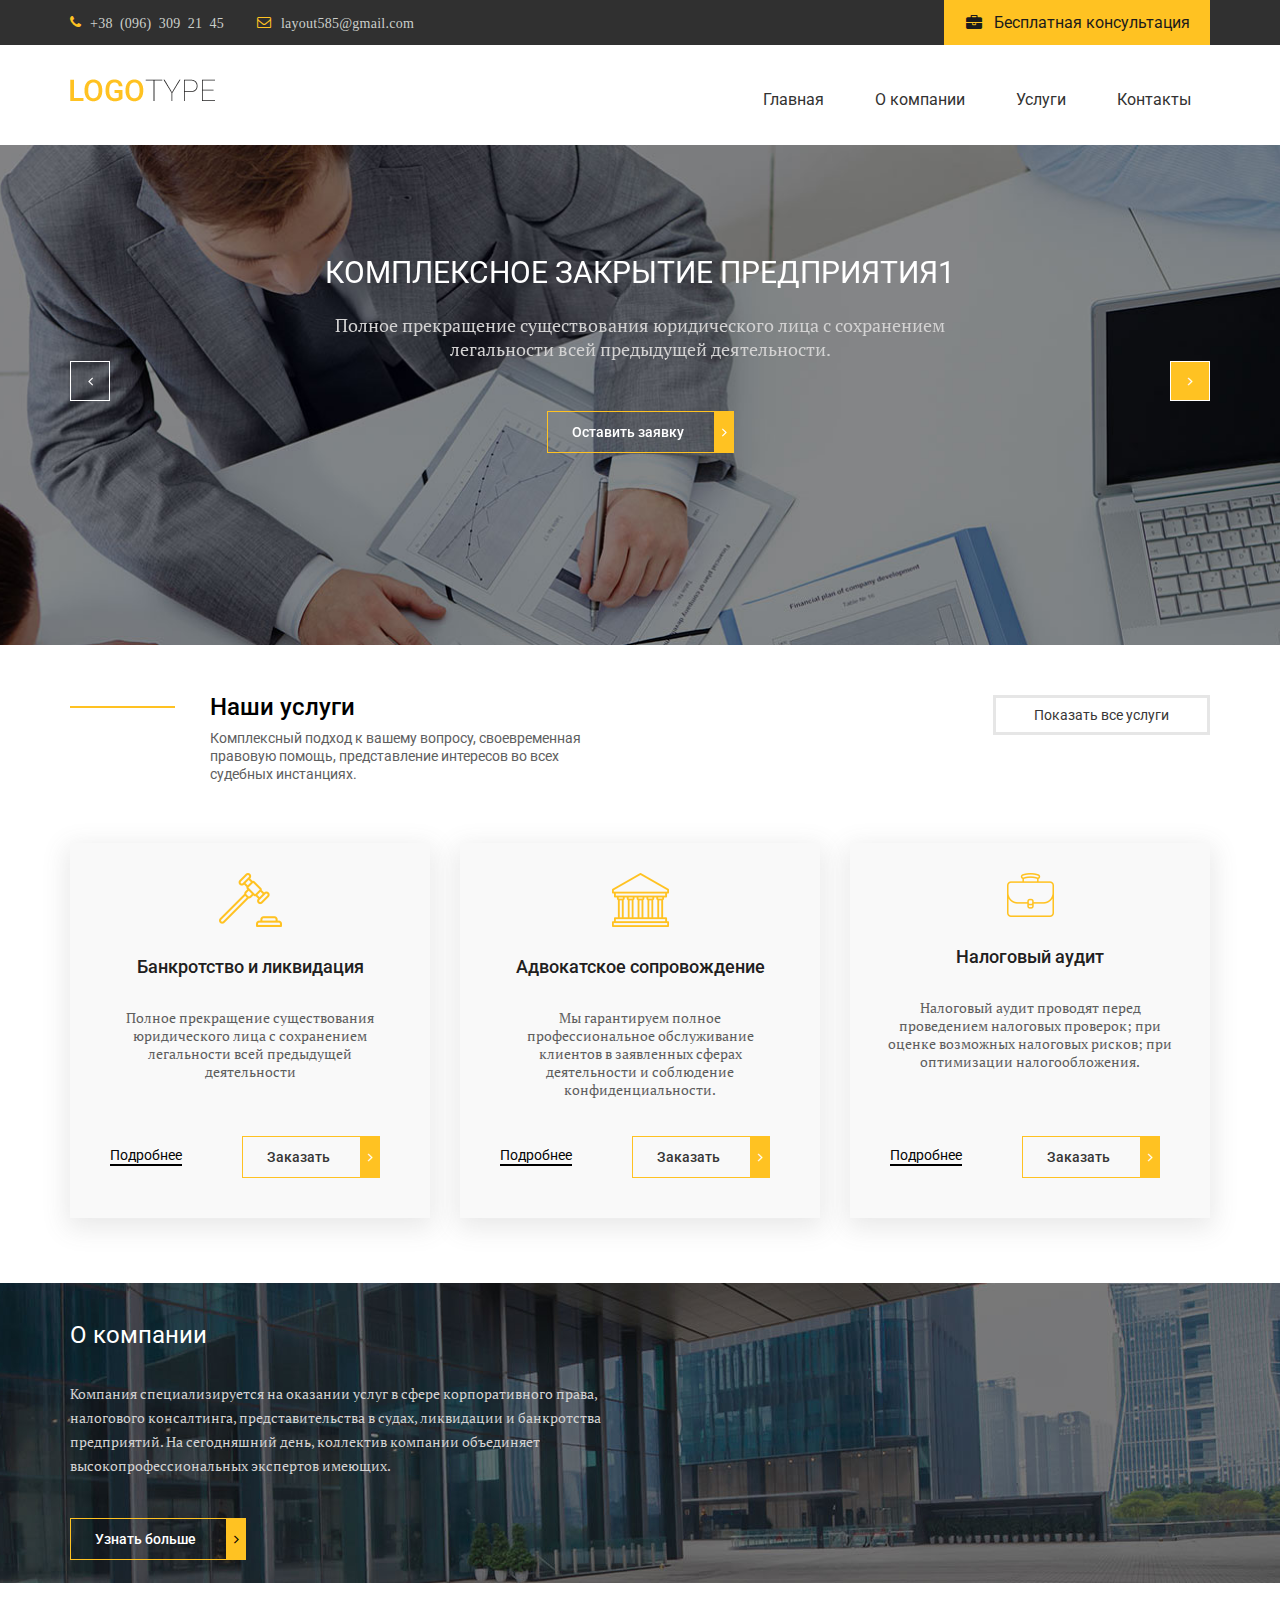
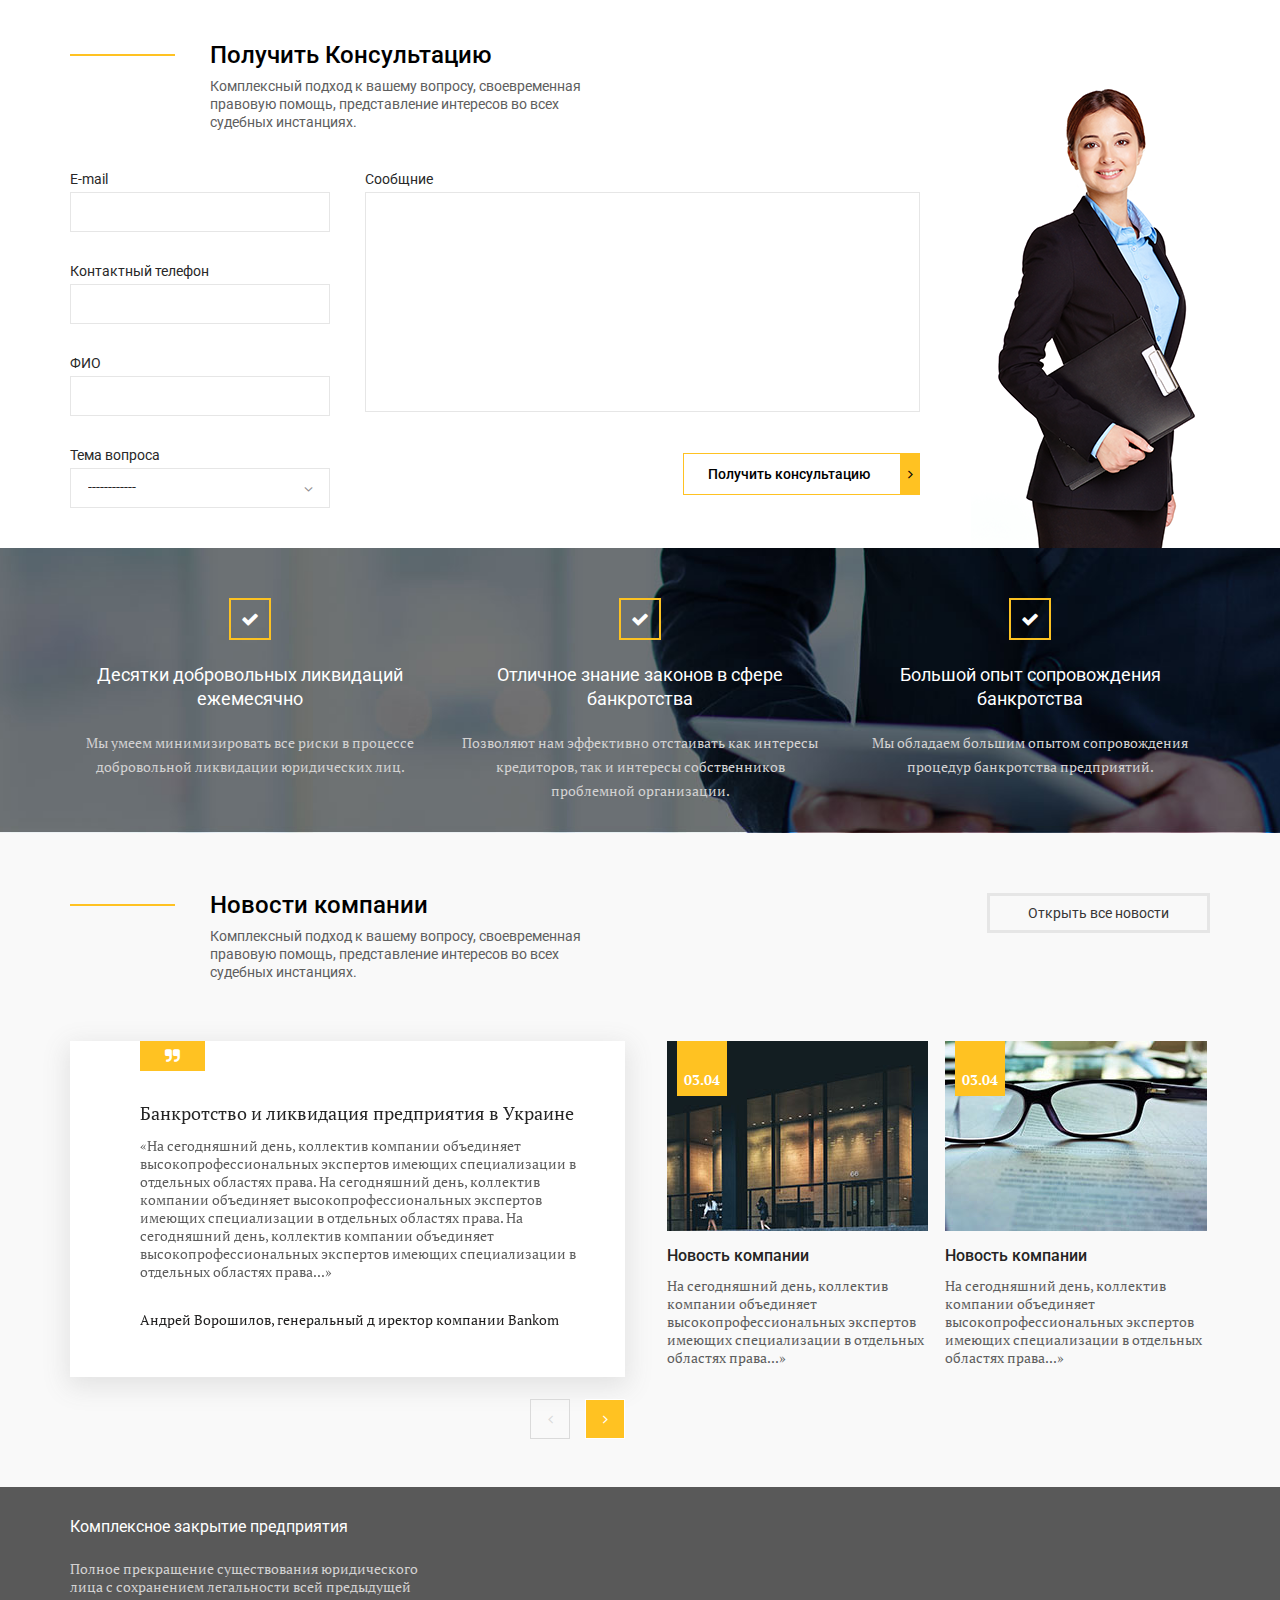
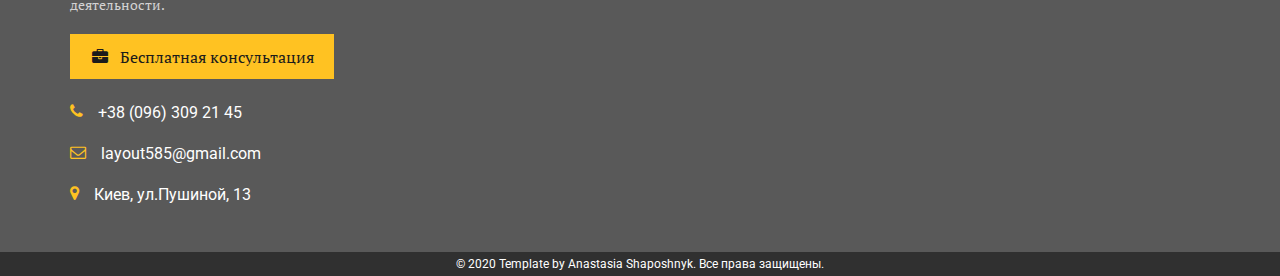
<file: agency/index.html>
<!DOCTYPE html>
<html lang="en">

<head>
	<meta charset="UTF-8">
	<meta name="viewport" content="width=device-width, initial-scale=1.0">
	<title></title>
	<link rel="stylesheet" href="css/normalize.css">
	<link rel="stylesheet" href="css/fonts.css">
	<link rel="stylesheet" href="css/jquery.fancybox.min.css">
	<link rel="stylesheet" href="css/slick.css">
	<link rel="stylesheet" href="css/jquery.formstyler.css">
	<!--<link rel="stylesheet" href="css/jquery.formstyler.theme.css">-->
	<link rel="stylesheet" href="css/style.css">
	<link rel="stylesheet" href="css/media.css">
	<link href="https://fonts.googleapis.com/css?family=PT+Serif:400,700|Roboto:400,500&display=swap&subset=cyrillic"
		rel="stylesheet">

</head>

<body>

	<header class="header">
		<div class="header__top">
			<div class="container">
				<div class="header__contacts">
					<a href="tel:+38096 3092145" class="header__phone">+38 (096) 309 21 45</a>
					<a href="#" class="header__email">layout585@gmail.com</a>
					<a href="#" class="header__btn" data-fancybox data-src="#modal" href="javascript:;"
						class="btn btn-primary">Бесплатная консультация</a>
				</div>
			</div>
		</div>
		<div class="header__content">
			<div class="container">
				<div class="header__content-inner">
					<div class="header__logo">
						<a href="#">
							<img src="img/logo.png" alt="logo">
						</a>
					</div>
					<div class="menu__burger"><span></span></div>
					<div class="menu__burger-bg"></div>
					<nav class="menu">
						<ul>
							<li><a href="#">Главная</a></li>
							<li><a href="#">О компании</a></li>
							<li><a href="#">Услуги</a></li>
							<li><a href="#">Контакты</a></li>
						</ul>
					</nav>
				</div>
			</div>

		</div>

	</header>



	 <section class="slider">
		<div class="container">
			<div class="slider-inner">
				<div class="slider-item">
					<div class="slider-item-content">
						<div class="slider__title">
							КОМПЛЕКСНОЕ ЗАКРЫТИЕ ПРЕДПРИЯТИЯ1
						</div>
						<div class="slider__text">Полное прекращение существования юридического лица с сохранением легальности всей
							предыдущей деятельности.

						</div>
						<div class="slider___btn default__btn">
							<a href="#" data-fancybox data-src="#modal" href="javascript:;" class="btn btn-primary">Оставить
								заявку</a>

						</div>
					</div>
				</div>




				<div class="slider-item">
					<div class="slider-item-content">
						<div class="slider__title">
							КОМПЛЕКСНОЕ ЗАКРЫТИЕ ПРЕДПРИЯТИЯ2
						</div>
						<div class="slider__text">Полное прекращение существования юридического лица с сохранением легальности всей
							предыдущей деятельности.

						</div>
						<div class="slider___btn default__btn">
							<a href="#" data-fancybox data-src="#modal" href="javascript:;" class="btn btn-primary">Оставить
								заявку</a>

						</div>
					</div>
				</div>





				<div class="slider-item">
					<div class="slider-item-content">
						<div class="slider__title">
							КОМПЛЕКСНОЕ ЗАКРЫТИЕ ПРЕДПРИЯТИЯ3
						</div>
						<div class="slider__text">Полное прекращение существования юридического лица с сохранением легальности всей
							предыдущей деятельности.
						</div>
						<div class="slider___btn default__btn">
							<a href="#" data-fancybox data-src="#modal" href="javascript:;" class="btn btn-primary">Оставить
								заявку</a>

						</div>
					</div>
				</div>



			</div>
		</div>
	</section>


	<section class="servises">
		<div class="container">
			<div class="servises__top">
				<div class="servises__title-box">
					<div class="servises__title">Наши услуги</div>
					<div class="servises__text">Комплексный подход к вашему вопросу, своевременная правовую помощь, представление
						интересов во всех судебных инстанциях.</div>
				</div>
				<div class="servises__btn">
					<a href="#">Показать все услуги</a>
				</div>
			</div>
			<div class="servises__itmes">
				<div class="servises__item">
					<img src="img/servises-1.png" alt="#">
					<div class="servises-item__title">Банкротство и ликвидация</div>
					<div class="servises-item-text">Полное прекращение существования юридического лица с сохранением легальности
						всей предыдущей деятельности</div>
					<div class="servises-item__btn">
						<a href="#" class="servises-item__link">Подробнее</a>
						<div class="slider___btn default__btn">
							<a href="#" data-fancybox data-src="#modal" href="javascript:;" class="btn btn-primary">Заказать</a>

						</div>
					</div>
				</div>


				<div class="servises__item">
					<img src="img/servises-2.png" alt="#">
					<div class="servises-item__title">Адвокатское сопровождение</div>
					<div class="servises-item-text">Мы гарантируем полное профессиональное обслуживание клиентов в заявленных
						сферах деятельности и соблюдение конфиденциальности.</div>
					<div class="servises-item__btn">
						<a href="#" class="servises-item__link">Подробнее</a>
						<div class="slider___btn default__btn">
							<a href="#" data-fancybox data-src="#modal" href="javascript:;" class="btn btn-primary">Заказать</a>

						</div>
					</div>
				</div>

				<div class="servises__item">
					<img src="img/servises-3.png" alt="#">
					<div class="servises-item__title">Налоговый аудит</div>
					<div class="servises-item-text">Налоговый аудит проводят перед проведением налоговых проверок; при оценке
						возможных налоговых рисков; при оптимизации налогообложения.</div>
					<div class="servises-item__btn">
						<a href="#" class="servises-item__link">Подробнее</a>
						<div class="slider___btn default__btn">
							<a href="#" data-fancybox data-src="#modal" href="javascript:;" class="btn btn-primary">Заказать</a>

						</div>
					</div>
				</div>
			</div>



		</div>

	</section>

	<section class="about">
		<div class="container">
			<div class="about-content">
				<div class="about-titile">О компании</div>
				<div class="about-text">Компания специализируется на оказании услуг в сфере корпоративного права, налогового
					консалтинга, представительства в судах, ликвидации и банкротства предприятий. На сегодняшний день, коллектив
					компании объединяет высокопрофессиональных экспертов имеющих.</div>
				<div class="slider___btn default__btn">
					<a href="#" data-fancybox data-src="#modal" href="javascript:;" class="btn btn-primary">Узнать больше</a>

				</div>

			</div>

		</div>
	</section>



	<section class="form">
		<div class="container">
			<div class="form__inner">
				<div class="form-content">
					<div class="form__title-box">
						<div class="form__title">Получить Консультацию</div>
						<div class="form__text">Комплексный подход к вашему вопросу, своевременная правовую помощь, представление
							интересов во всех судебных инстанциях.</div>
					</div>

					<div class="form__wrapper">
						<form>
							<div class="form__box-inner">
								<div class="form__box-left">
									<label>
										E-mail
										<input type="text">
									</label>

									<label>
										Контактный телефон
										<input type="text">
									</label>

									<label>
										ФИО
										<input type="text">
									</label>

									<label>
										Тема вопроса
										<select>
											<option>------------</option>
											<option>------------</option>
											<option>------------</option>
											<option>------------</option>
										</select>
									</label>
								</div>
								<div class="form__box-right">
									<label>
										Сообщние
										<textarea></textarea>
									</label>
									<button type="submit">
										<div class="slider___btn default__btn">
											<a href="#" data-fancybox data-src="#modal" href="javascript:;" class="btn btn-primary">Получить
												консультацию</a>
									</button>
								</div>
							</div>
						</form>
					</div>
				</div>
			</div>
		</div>
	</section>


	<section class="advantages">
		<div class="container">
			<div class="advantages__inner">
				<div class="advantages__items">


					<div class="advantages__item">
						<div class="advantages__title">Десятки добровольных ликвидаций ежемесячно</div>
						<div class="advanages__text">Мы умеем минимизировать все риски в процессе добровольной ликвидации
							юридических лиц.</div>
					</div>



					<div class="advantages__item">
						<div class="advantages__title">Отличное знание законов в сфере банкротства</div>
						<div class="advanages__text">Позволяют нам эффективно отстаивать как интересы кредиторов, так и интересы
							собственников проблемной организации.</div>
					</div>


					<div class="advantages__item">
						<div class="advantages__title">Большой опыт сопровождения банкротства</div>
						<div class="advanages__text">Мы обладаем большим опытом сопровождения процедур банкротства предприятий.
						</div>
					</div>



				</div>
			</div>
		</div>
	</section>



	<section class="news">
		<div class="container">
			<div class="news__top">
				<div class="news__title-box">
					<div class="news__title">Новости компании</div>
					<div class="news__text">Комплексный подход к вашему вопросу, своевременная правовую помощь, представление
						интересов во всех судебных инстанциях.</div>
				</div>
				<div class="news__btn">
					<a href="#">Открыть все новости</a>
				</div>
			</div>

			<div class="news__inner">
				<div class="news__slider">
					<div class="news__slider-inner">
						<div class="news__slider-item">
							<div class="news__slider-title">Банкротство и ликвидация предприятия в Украине</div>
							<div class="news__slider-text">«На сегодняшний день, коллектив компании объединяет высокопрофессиональных
								экспертов имеющих специализации в отдельных областях права. На сегодняшний день, коллектив компании
								объединяет высокопрофессиональных экспертов имеющих специализации в отдельных областях права. На
								сегодняшний день, коллектив компании объединяет высокопрофессиональных экспертов имеющих специализации в
								отдельных областях права...»</div>
							<div class="news__slider-author">Андрей Ворошилов, генеральный д иректор компании Bankom</div>
						</div>



						<div class="news__slider-item">
							<div class="news__slider-title">Банкротство и ликвидация предприятия в Украине</div>
							<div class="news__slider-text">«На сегодняшний день, коллектив компании объединяет высокопрофессиональных
								экспертов имеющих специализации в отдельных областях права. На сегодняшний день, коллектив компании
								объединяет высокопрофессиональных экспертов имеющих специализации в отдельных областях права. На
								сегодняшний день, коллектив компании объединяет высокопрофессиональных экспертов имеющих специализации в
								отдельных областях права...»</div>
							<div class="news__slider-author">Андрей Ворошилов, генеральный д иректор компании Bankom</div>
						</div>



						<div class="news__slider-item">
							<div class="news__slider-title">Банкротство и ликвидация предприятия в Украине</div>
							<div class="news__slider-text">«На сегодняшний день, коллектив компании объединяет высокопрофессиональных
								экспертов имеющих специализации в отдельных областях права. На сегодняшний день, коллектив компании
								объединяет высокопрофессиональных экспертов имеющих специализации в отдельных областях права. На
								сегодняшний день, коллектив компании объединяет высокопрофессиональных экспертов имеющих специализации в
								отдельных областях права...»</div>
							<div class="news__slider-author">Андрей Ворошилов, генеральный д иректор компании Bankom</div>
						</div>



					</div>
				</div>
				<div class="news__blog-inner">
					<a class="news__blog" href="#">
						<div class="news__img">
							<img src="img/news-1.jpg" alt="#">
							<div class="news__date">03.04</div>
						</div>
						<div class="news__blog-title">Новость компании </div>
						<div class="news__blog-text">На сегодняшний день, коллектив компании объединяет высокопрофессиональных
							экспертов имеющих специализации в отдельных областях права...»</div>
					</a>
					<a class="news__blog" href="#">
						<div class="news__img">
							<img src="img/news-2.jpg" alt="#">
							<div class="news__date">03.04</div>
						</div>
						<div class="news__blog-title">Новость компании </div>
						<div class="news__blog-text">На сегодняшний день, коллектив компании объединяет высокопрофессиональных
							экспертов имеющих специализации в отдельных областях права...»</div>

					</a>
				</div>
			</div>
		</div>
	</section>


	<footer class="footer">
		<div class="footer__content">
			<div class="container">
				<div class="footer__inner">
					<div class="footer__info">
						<div class="footer__title">Комплексное закрытие предприятия</div>
						<div class="footer___text">Полное прекращение существования юридического лица с сохранением легальности всей
							предыдущей деятельности.</div>
						<a href="#" class="header__btn footer__btn" data-fancybox data-src="#modal" href="javascript:;"
							class="btn btn-primary">Бесплатная консультация</a>
						<ul class="footer__list">
							<li><a class="footer__phone" href="tel:+38(096)3092145">+38 (096) 309 21 45</a></li>
							<li><a href="#" class="footer__email">layout585@gmail.com</a></li>
							<li><a href="#" class="footer__maps">Киев, ул.Пушиной, 13</a></li>
						</ul>
					</div>
					<div class="footer__map"></div>
				</div>
			</div>
		</div>
		<div class="footer__copy">
			<div class="container">
				<div class="copy__text">© 2020 Template by Anastasia Shaposhnyk. Все права защищены.</div>
			</div>
		</div>
	</footer>

	<div id="modal">
		<form>
			<input type="text" placeholder="Ваше имя">
			<input type="number" placeholder="Ваш телефон">
			<input type="submit" value="Отправить">
		</form>
	</div> 

	<script src="https://code.jquery.com/jquery-3.4.1.min.js"></script>
	<script src="js/jquery.fancybox.min.js"></script>
	<script src="js/slick.min.js"></script>
	<script src="js/jquery.formstyler.min.js"></script>
	<script src="js/main.js"></script>
</body>

</html>
</file>
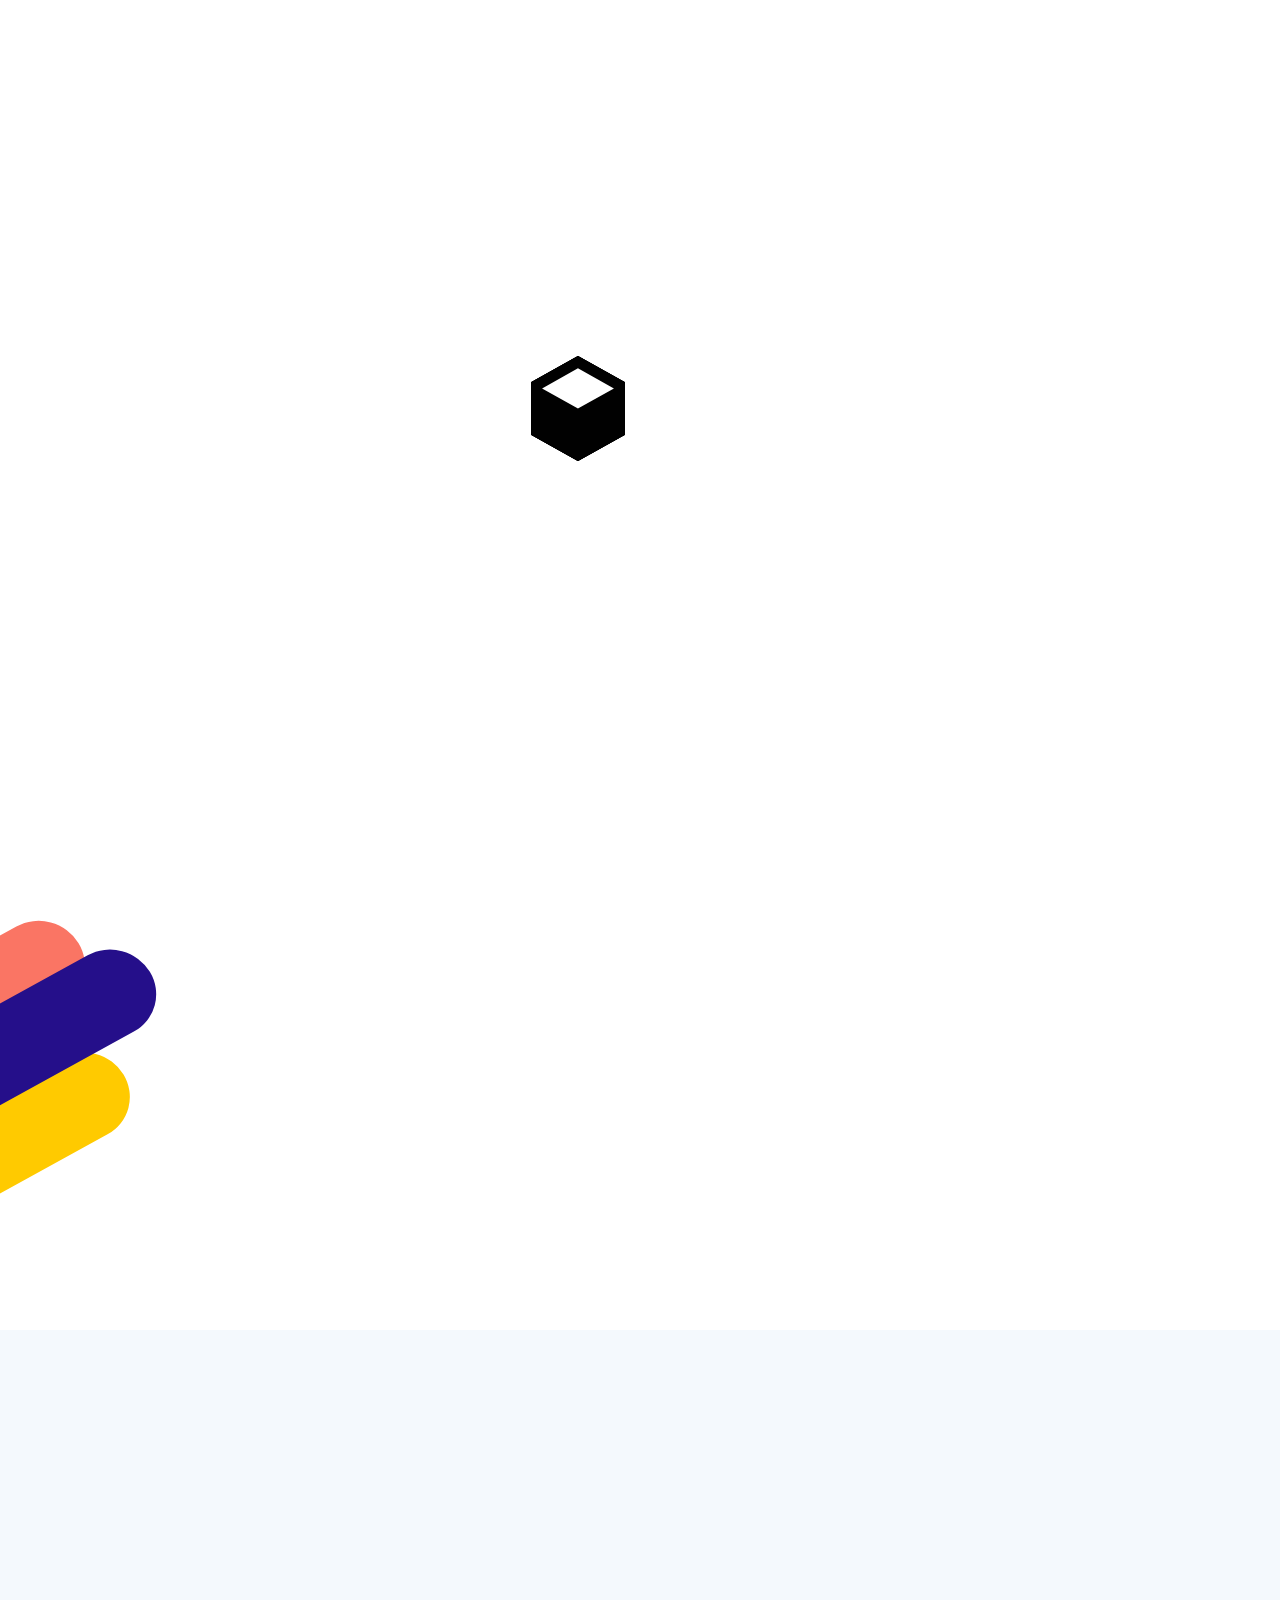
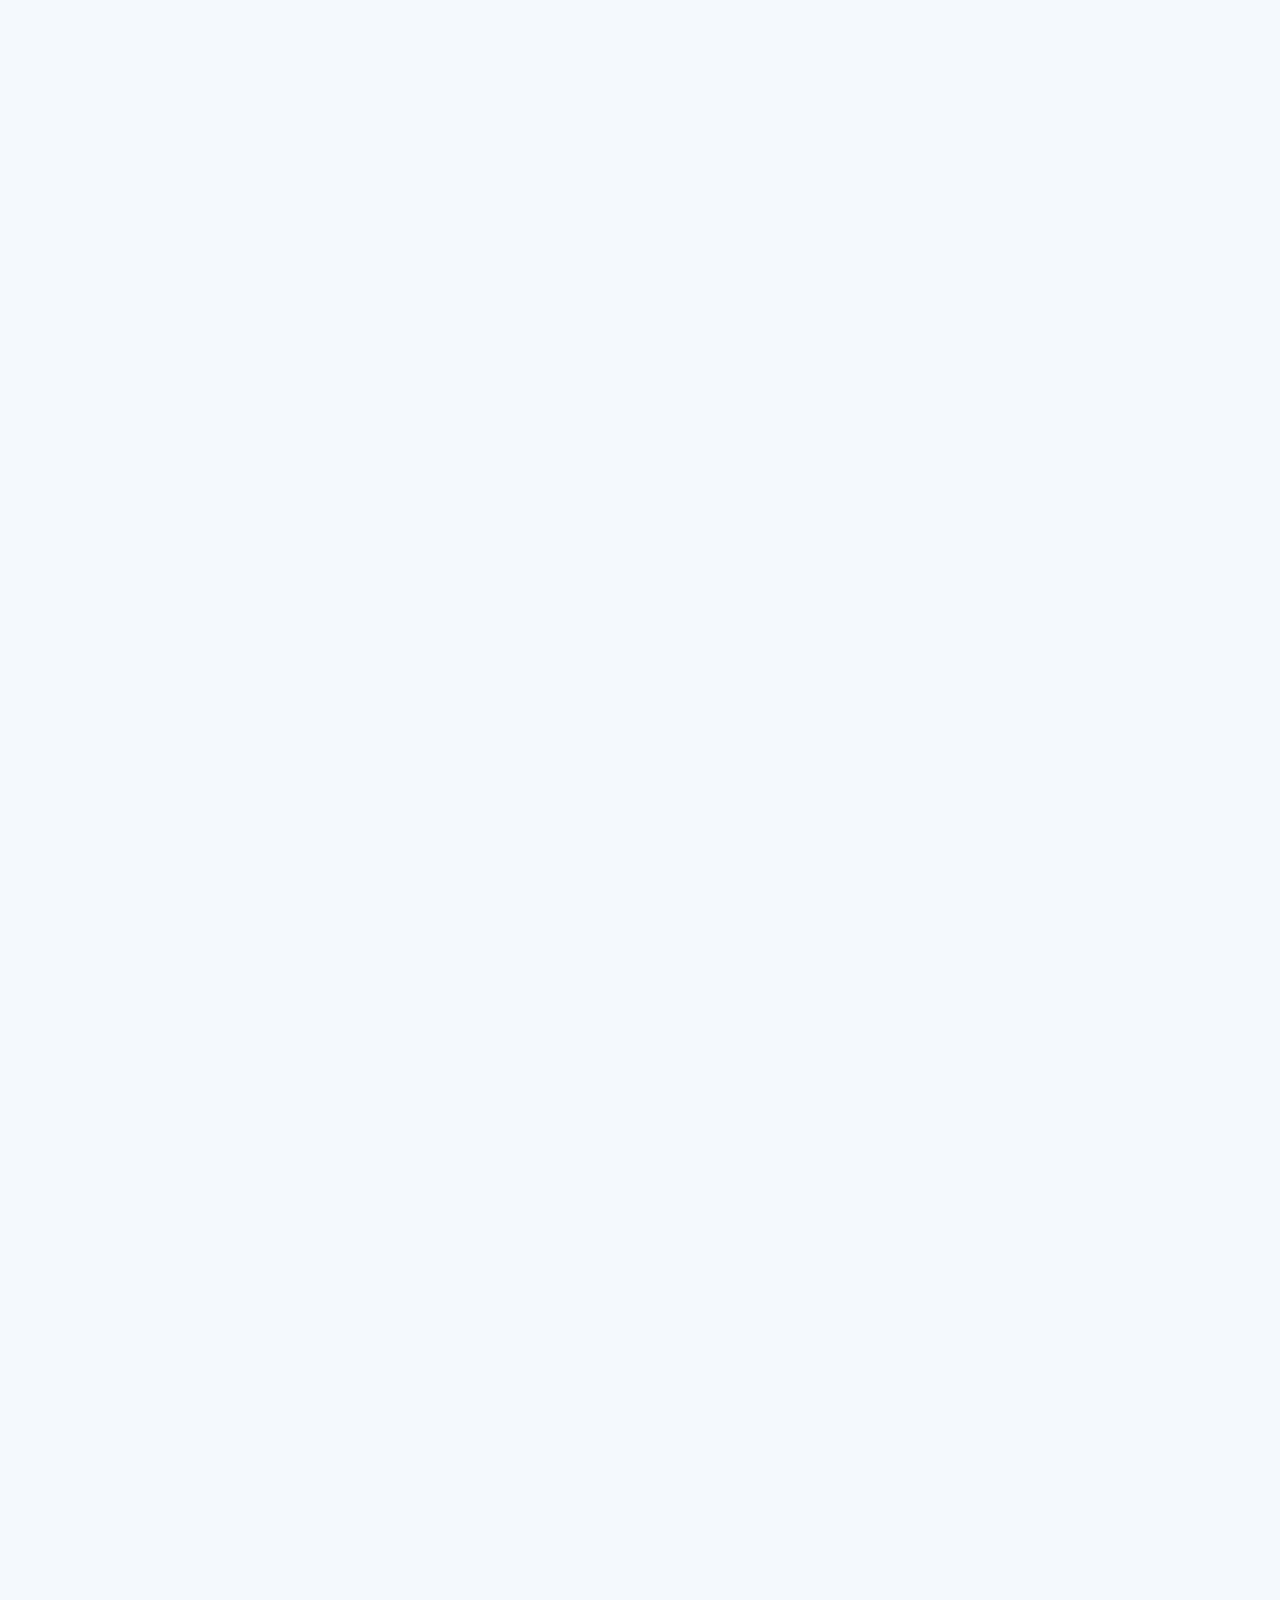
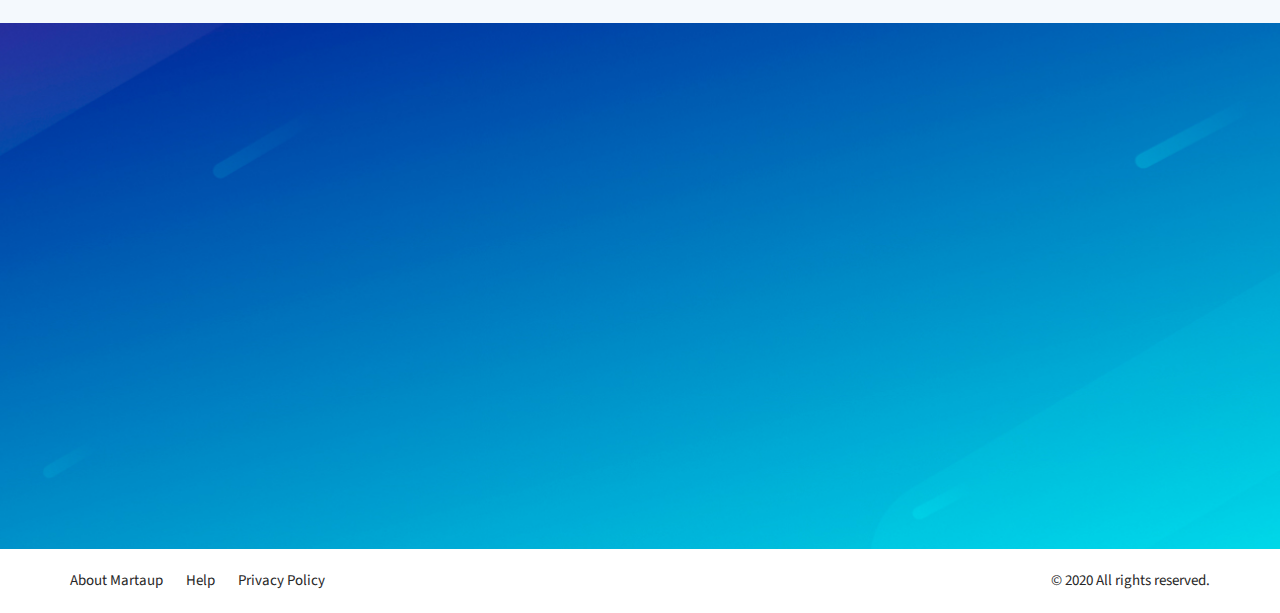
<file: MartaUp/index.html>
<!DOCTYPE html>
<html lang="en">
<head>
  <meta charset="UTF-8">
  <meta name="viewport" content="width=device-width, initial-scale=1.0">
  <meta http-equiv="X-UA-Compatible" content="ie=edge">
  <title>MartaUp</title>
  <link rel="shortcut icon" href="images/favicon.png" type="image/png">
  <link href="https://unpkg.com/aos@2.3.1/dist/aos.css" rel="stylesheet">
  <link href="https://fonts.googleapis.com/css?family=Source+Sans+Pro:400,600&display=swap" rel="stylesheet">
  <link rel="stylesheet" href="css/reset.css">
  <link rel="stylesheet" href="css/slick.css">
  <link rel="stylesheet" href="css/preloader.css">
  <link rel="stylesheet" href="css/style.css">
  <script src="https://ajax.googleapis.com/ajax/libs/jquery/3.4.1/jquery.min.js"></script>
  <script src="js/scroll.js"></script>
</head>
<body>
	
  <div id="preloader" class="preloader">
    <div class="cssload-tetrominos">
      <div class="cssload-tetromino cssload-box1"></div>
      <div class="cssload-tetromino cssload-box2"></div>
      <div class="cssload-tetromino cssload-box3"></div>
      <div class="cssload-tetromino cssload-box4"></div>
    </div>
  </div> 
  <header class="header">
  	<div class="container">
  		<div class="header__top">
  			<div class="header__logo"><a href="#"><img src="images/Logo.svg" alt=""></a></div>
  			<nav class="menu">
          <div class="menu__btn">
            <span></span>
          </div>
  				<ul class="menu__list">
  					<li><a href="javascript://0">Home</a></li>
  					<li><a class="main" href="#specialised">Work</a></li>
  					<li><a href="javascript://0" onclick="slowScroll('#advatnages')">About</a></li>
  					<li><a href="javascript://0" onclick="slowScroll('#reviews')">Contact</a></li>
  				</ul>
  			</nav>
  			<div class="header__btn">
  				<a href="#" class="login">login</a>
  				<a href="#" class="sign-up">sign up</a>
  			</div>
  		</div>
  		<div class="header-slider">
  		        <div class="header-slider__item">
  		          <div class="header-slider__item-wrapper">
  		            <div class="header-slider__item-info">
  		              <h3 class="header-slider__item-title">We Build Apps & for Your Business</h3>
  		              <div class="header__slider-description">For startups, For businesses & For you</div>
  		              <a href="#" class="header__slider-btn">Request a quote</a>
  		            </div>
  		            <div class="header-slider__item-imagess"><img src="images/slider.png" alt=""></div>
  		          </div>
							</div>
  		          <div class="header-slider__item">
  		          <div class="header-slider__item-wrapper">
  		            <div class="header-slider__item-info">
  		              <h3 class="header-slider__item-title">We Build Apps & for Your Business</h3>
  		              <div class="header__slider-description">For startups, For businesses & For you</div>
  		              <a href="#" class="header__slider-btn">Request a quote</a>
  		            </div>
  		            <div class="header-slider__item-imagess"><img src="images/slider.png" alt=""></div>
  		          </div>
  		        </div>
  		          <div class="header-slider__item">
  		          <div class="header-slider__item-wrapper">
  		            <div class="header-slider__item-info">
  		              <h3 class="header-slider__item-title">We Build Apps & for Your Business</h3>
  		              <div class="header__slider-description">For startups, For businesses & For you</div>
  		              <a href="#" class="header__slider-btn">Request a quote</a>
  		            </div>
  		            <div class="header-slider__item-imagess"><img src="images/slider.png" alt=""></div>
  		          </div>
  		        </div>
  		          <div class="header-slider__item">
  		          <div class="header-slider__item-wrapper">
  		            <div class="header-slider__item-info">
  		              <h3 class="header-slider__item-title">We Build Apps & for Your Business</h3>
  		              <div class="header__slider-description">For startups, For businesses & For you</div>
  		              <a href="#" class="header__slider-btn">Request a quote</a>
  		            </div>
  		            <div class="header-slider__item-imagess"><img src="images/slider.png" alt=""></div>
  		          </div>
  		        </div>
  		          <div class="header-slider__item">
  		          <div class="header-slider__item-wrapper">
  		            <div class="header-slider__item-info">
  		              <h3 class="header-slider__item-title">We Build Apps & for Your Business</h3>
  		              <div class="header__slider-description">For startups, For businesses & For you</div>
  		              <a href="#" class="header__slider-btn">Request a quote</a>
  		            </div>
  		            <div class="header-slider__item-imagess"><img src="images/slider.png" alt=""></div>
  		          </div>
  		        </div>
  		      </div> 
  		  	</div>
  		  </header>
  		 
  		   <section id="specialised" class="specialised">
  		    <div class="container">
  		      <div class="specialised__title title" data-aos="flip-up">We are specialised in</div>
  		      <div class="specialised__items">
  		
  		        <div class="specialised__item" data-aos="fade-right">
  		          <div class="specialised__item-img"><img src="images/icon1.svg" alt="" ></div>
  		          <div class="specialised__item-title">UI/UX Design</div>
  		          <div class="specialised__item-info">In hac habitasse platea dictumstmus adipiscing fermentum quam volutpat aliquam. Integer cilisis tristique.</div>
  		        </div>
  		
  		        <div class="specialised__item" data-aos="fade-down" data-aos-delay="100">
  		          <div class="specialised__item-img"><img src="images/icon2.svg" alt="" ></div>
  		          <div class="specialised__item-title">Web Development</div>
  		          <div class="specialised__item-info">In hac habitasse platea dictumstmus adipiscing fermentum quam volutpat aliquam. Integer cilisis tristique.</div>
  		        </div>
  		
  		        <div class="specialised__item" data-aos="fade-left" data-aos-delay="150">
  		          <div class="specialised__item-img"><img src="images/icon3.svg" alt="" ></div>
  		          <div class="specialised__item-title">App Development</div>
  		          <div class="specialised__item-info">In hac habitasse platea dictumstmus adipiscing fermentum quam volutpat aliquam. Integer cilisis tristique.</div>
  		        </div>
  		      </div>
  		    </div>
  		  </section>
  		  
  		  <section id="advatnages" class="advatnages">
  		    <div class="container">
  		  
  		      <div class="advatnages__box">
  		
  		        <div class="advatnages__box-info" data-aos="fade-right" data-aos-offset="400">
  		          <div class="advatnages__box-title title">Experienced Designers & Developers</div>
  		          <div class="advatnages__box-text">
  		            <p>Nam dapibus nisl vitae elit fringilla rutrum. Aenean sollicitudin, erat a elementum rutrum, neque sem pretium metus, quis mollis nisl nunc et massa.</p>
  		            <p>Vestibulum sed metus in lorem tristique ullamcorper id vitae erat.</p>
  		          </div>
  		        </div>
  		
  		        <div class="advatnages__box-img" data-aos="fade-left" data-aos="fade-right"  data-aos-offset="400"><img src="images/advan-i1.svg" alt="123"></div>
  		      </div>
  		  
  		        <div class="advatnages__box advatnages__box--right">
  		
  		        <div class="advatnages__box-info" data-aos="fade-left" data-aos-offset="400">
  		          <div class="advatnages__box-title title">Information Architect & Visual Prototyping</div>
  		          <div class="advatnages__box-text">
  		            <p>Nam dapibus nisl vitae elit fringilla rutrum. Aenean sollicitudin, erat a elementum rutrum, neque sem pretium metus, quis mollis nisl nunc et massa.</p>
  		            <p>Vestibulum sed metus in lorem tristique ullamcorper id vitae erat. Nulla mollis sapien sollicitudin lacinia lacinia. Nam dapibus nisl vitae elit fringilla rutrum. Aenean sollicitudin, erat a elementum rutrum, neque sem pretium metus, quis mollis nisl nunc et massa</p>
  		          </div>
  		        </div>
  		
  		       <div class="advatnages__box-img" data-aos="fade-right" data-aos-offset="400"><img src="images/advan-i2.svg" alt=""></div>
  		      </div>
  		  
  		        <div class="advatnages__box">
  		
  		        <div class="advatnages__box-info advatnages__box-info--bg" data-aos="fade-right" data-aos-offset="400">
  		          <div class="advatnages__box-title title">Idea Generation & Foundation</div>
  		          <div class="advatnages__box-text">
  		            <p>Nam dapibus nisl vitae elit fringilla rutrum. Aenean sollicitudin, erat a elementum rutrum, neque sem pretium metus, quis mollis nisl nunc et massa. Nam dapibus nisl vitae elit fringilla rutrum. Aenean sollicitudin, erat a elementum rutrum, neque sem pretium metus, quis mollis nisl nunc et massa</p>
  		          </div>
  		        </div>
  		
  		        <div class="advatnages__box-img" data-aos="fade-left" data-aos-offset="400"><img src="images/advan-i3.svg" alt=""></div>
  		      </div>
  		    </div>
  		  </section>
  		  
  		  <section id="reviews" class="reviews">
  		    <div class="container">
  		      <div class="reviews__title title" data-aos="zoom-in-down">Don’t Just Take Our Words</div>
  		      <div class="reviews__items" data-aos="flip-down">
  		  
  		        <div class="reviews__item">
  		          <div class="reviews__item-head">
  		            <img src="images/ava1.jpg" alt="">
  		            <div class="reviews__item-info">
  		              <div class="reviews__item-name">Arakat Bank</div>
  		              <div class="reviews__item-position">International Bank Ltd.</div>
  		            </div>
  		          </div>
  		  
  		          <div class="reviews__item-text">Fusce vehicula dolor arcu, sit amet blandit dolor mollis nec. Donec viverra eleifend lacus, vitae ullamcorper metus. Sed sollicitudin ipsum.</div>
  		        </div>
  		  
  		        <div class="reviews__item">
  		          <div class="reviews__item-head">
  		            <img src="images/ava3.jpg" alt="">
  		            <div class="reviews__item-info">
  		              <div class="reviews__item-name">Jigsawlab Studio Inc.</div>
  		              <div class="reviews__item-position">Interactive Prototyping</div>
  		            </div>
  		          </div>
  		  
  		          <div class="reviews__item-text">Fusce vehicula dolor arcu, sit amet blandit dolor mollis nec. Donec viverra eleifend lacus, vitae ullamcorper metus. Sed sollicitudin ipsum.</div>
  		        </div>
  		  
  		        <div class="reviews__item">
  		          <div class="reviews__item-head">
  		            <img src="images/ava2.jpg" alt="">
  		            <div class="reviews__item-info">
  		              <div class="reviews__item-name">Chrsitopher Company Ltd.</div>
  		              <div class="reviews__item-position">Design & Development</div>
  		            </div>
  		          </div>
  		  
  		          <div class="reviews__item-text">Fusce vehicula dolor arcu, sit amet blandit dolor mollis nec. Donec viverra eleifend lacus, vitae ullamcorper metus. Sed sollicitudin ipsum.</div>
  		        </div>
  		  
  		      </div>
  		    </div>
  		  </section>
  		  
  		  <footer class="footer">
  		    <div class="container">
  		      <div class="footer__inner">
  		        <div class="footer__link">
  		          <a href="#">About Martaup</a>
  		          <a href="#">Help</a>
  		          <a href="#">Privacy Policy</a> 
  		        </div>
  		        <div class="footer__copy">© 2020 All rights reserved.</div>
  		      </div>
  		    </div>
  		  </footer>
  
 
  <script src="js/slick.min.js"></script>
  <script src="https://unpkg.com/aos@2.3.1/dist/aos.js"></script>
  <script src="js/main.js"></script>
  </body>
  </html>
</file>
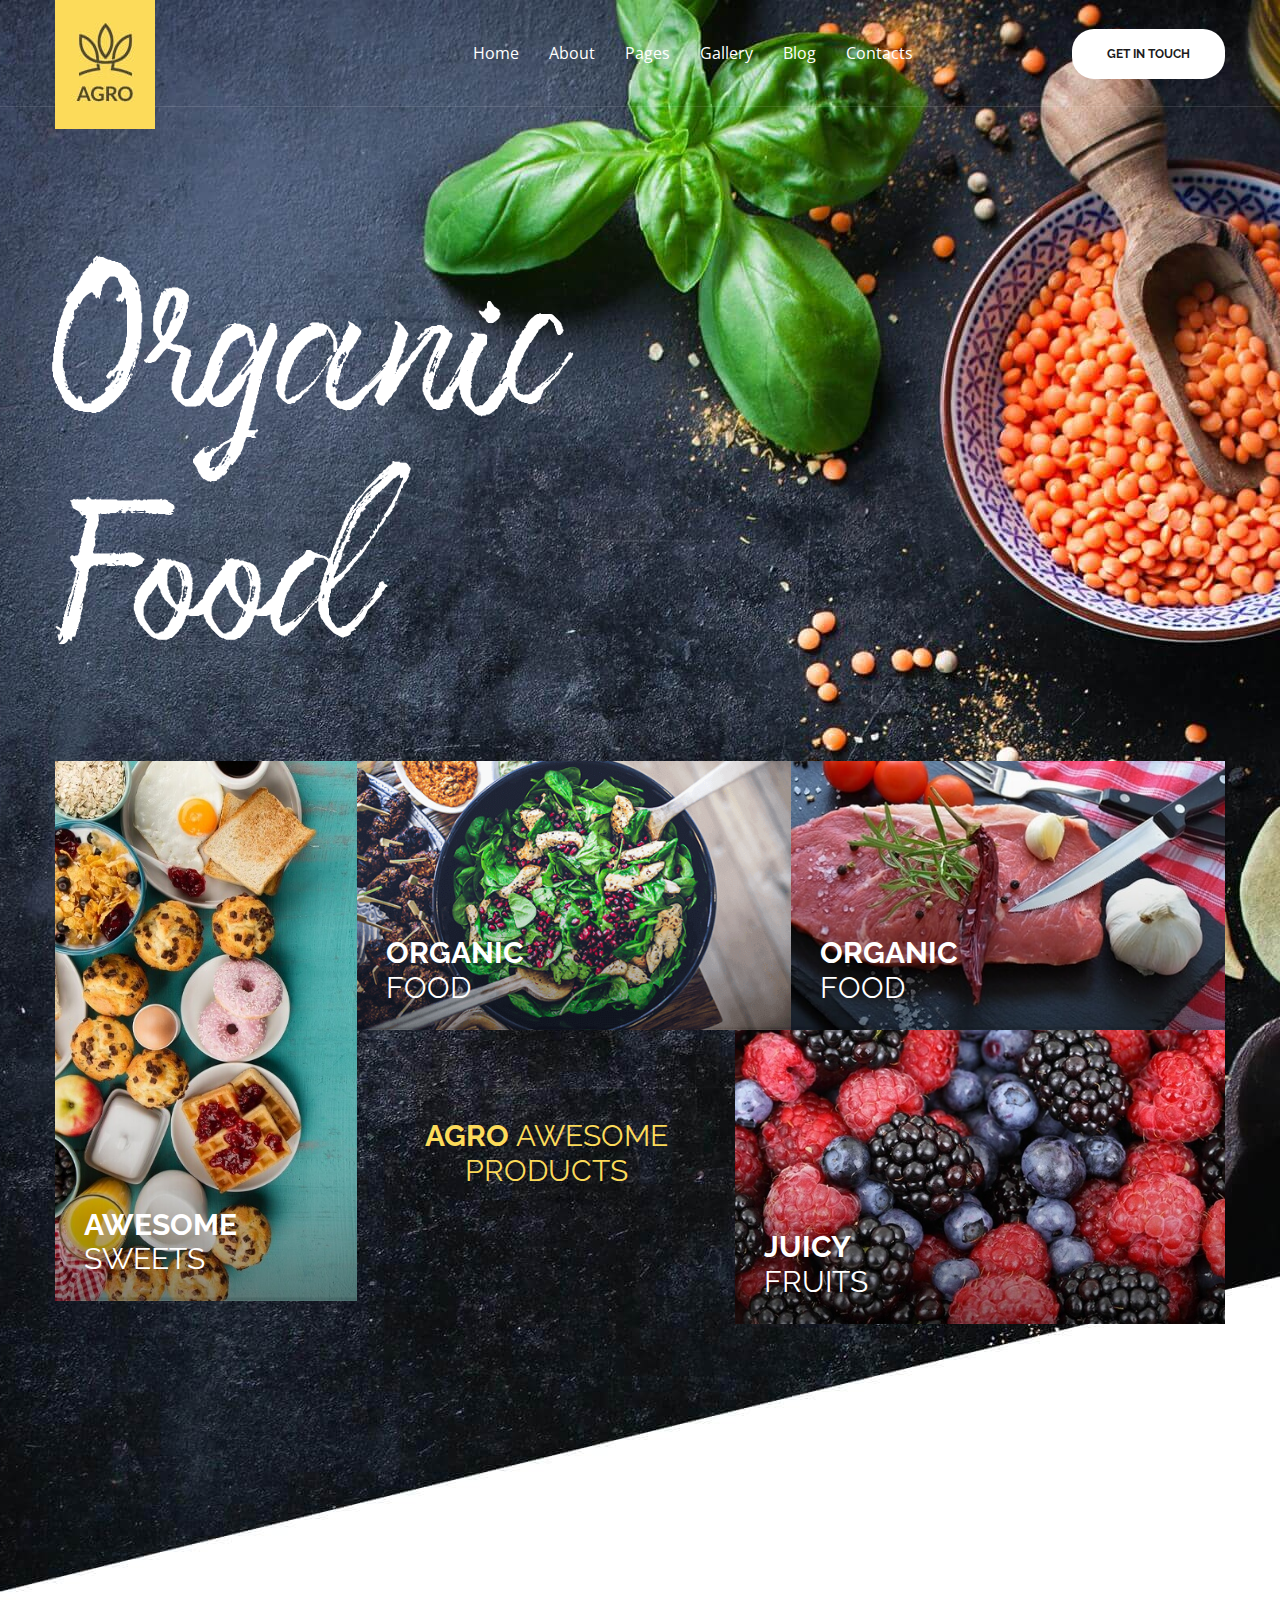
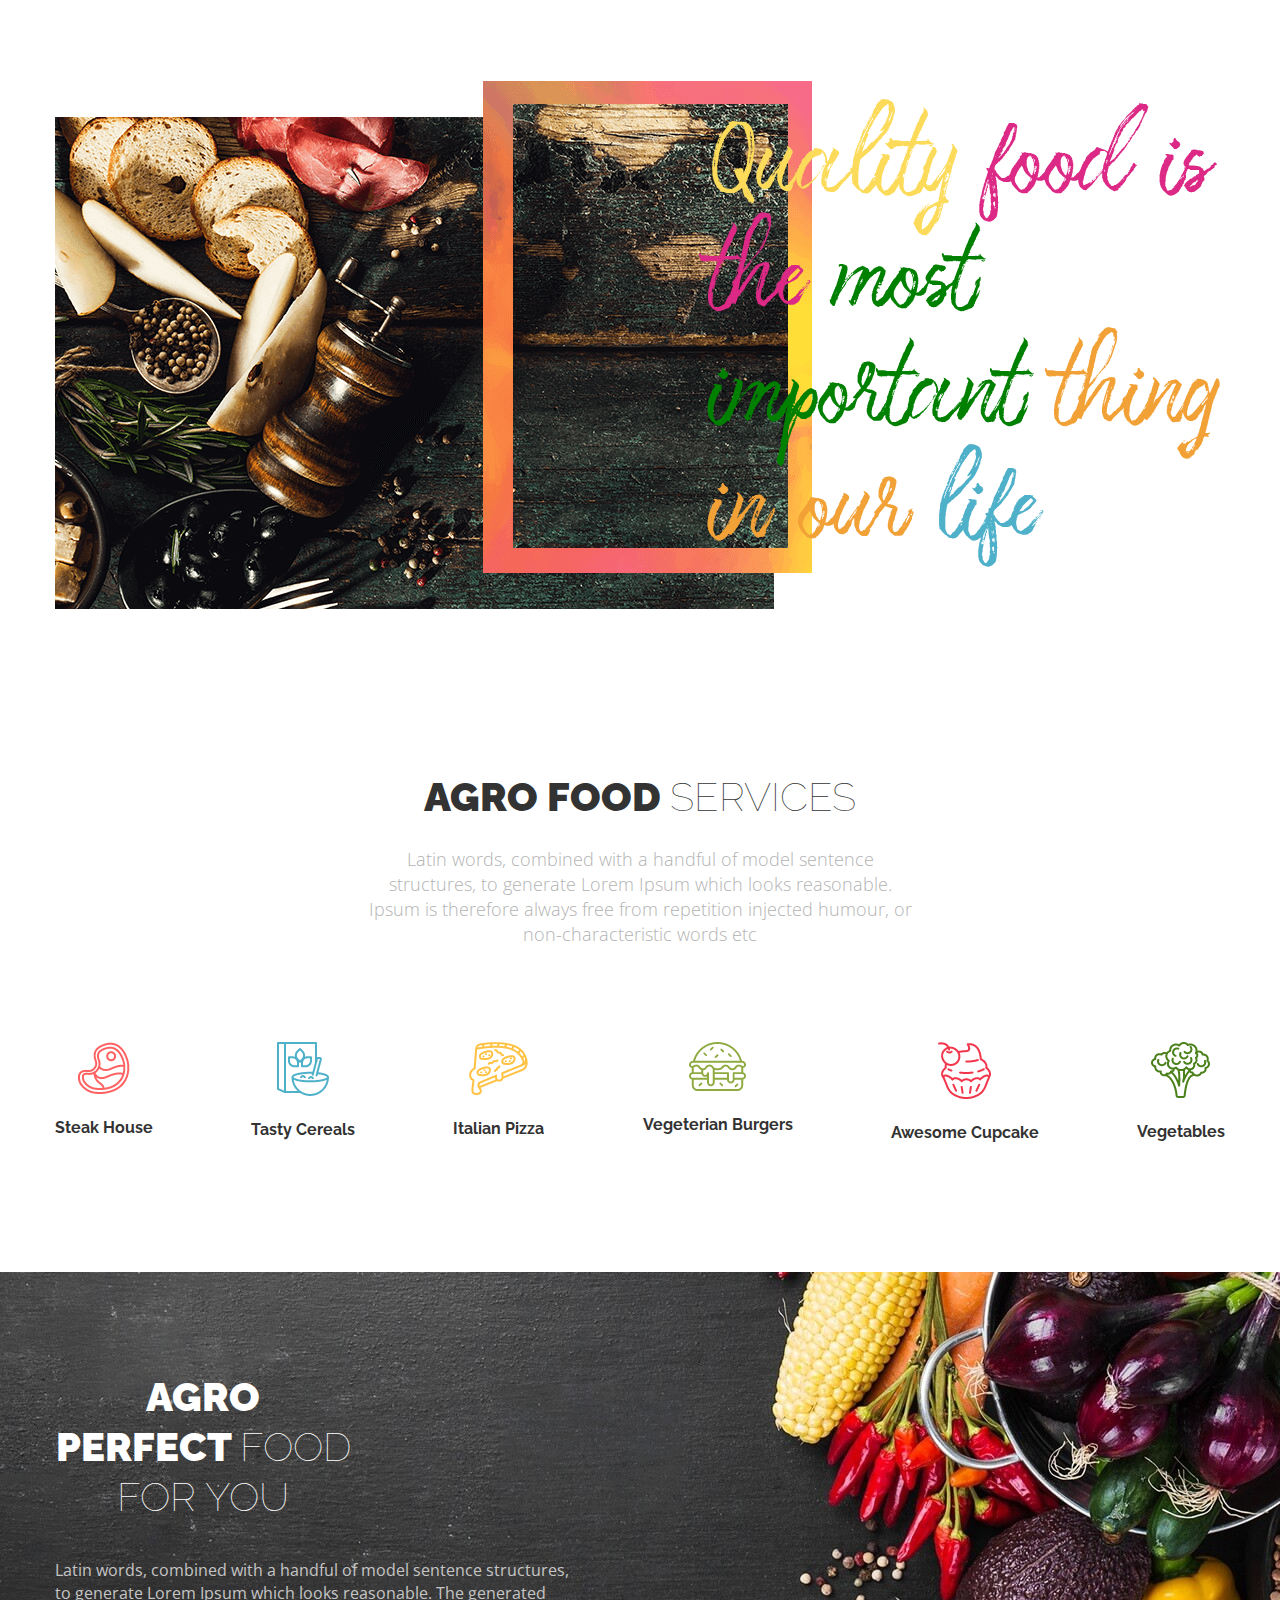
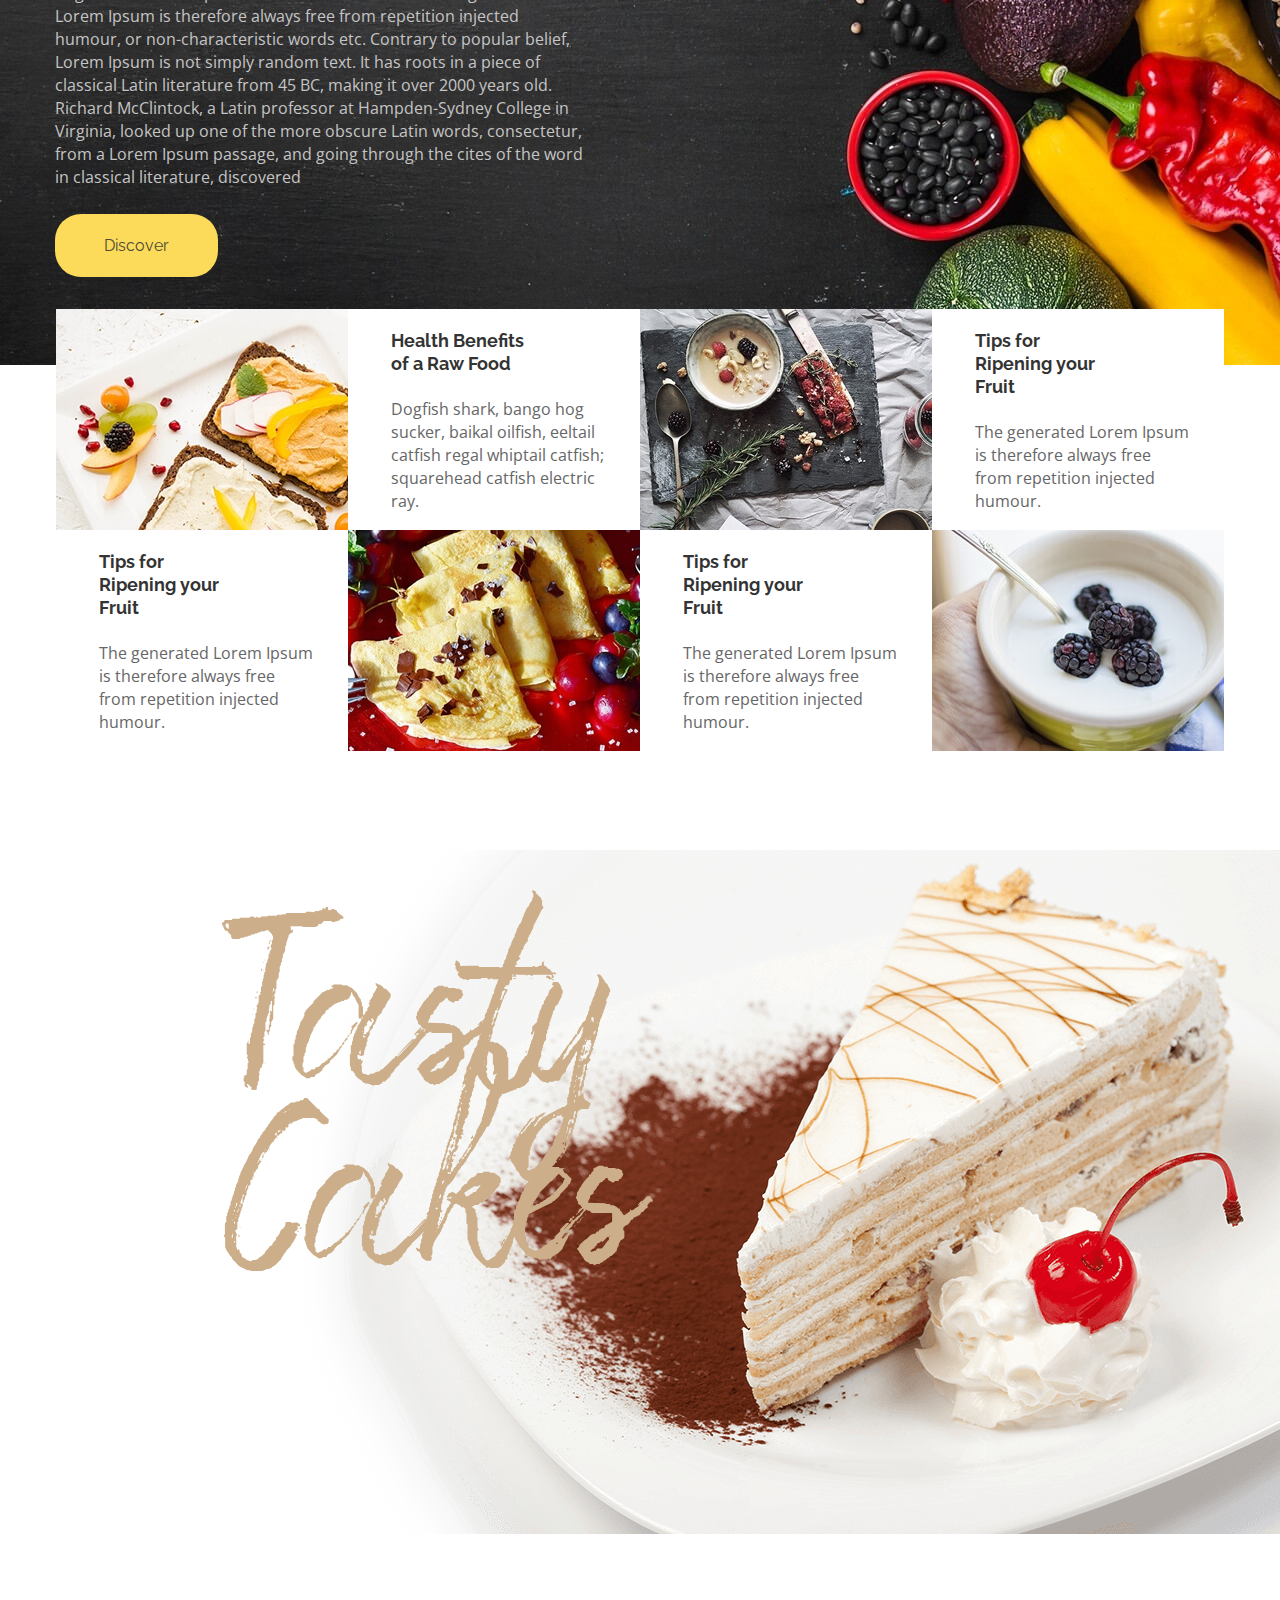
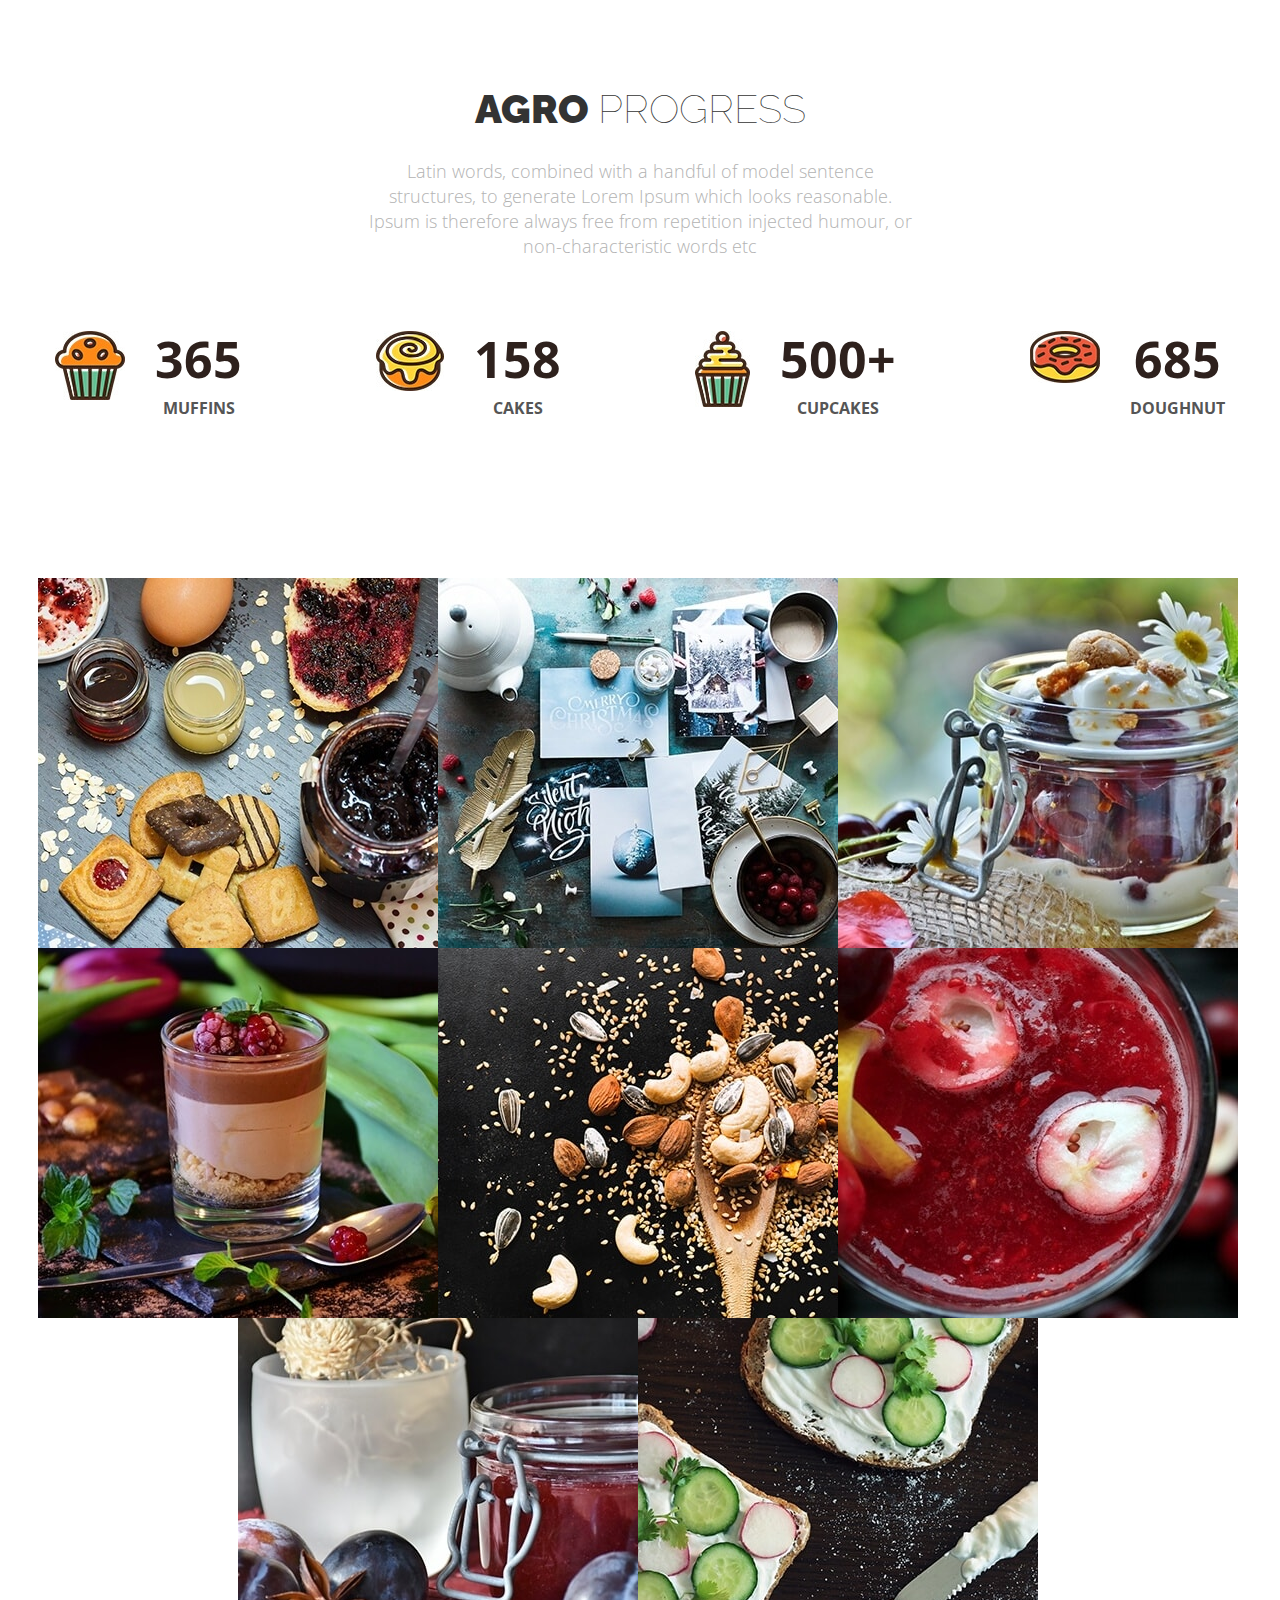
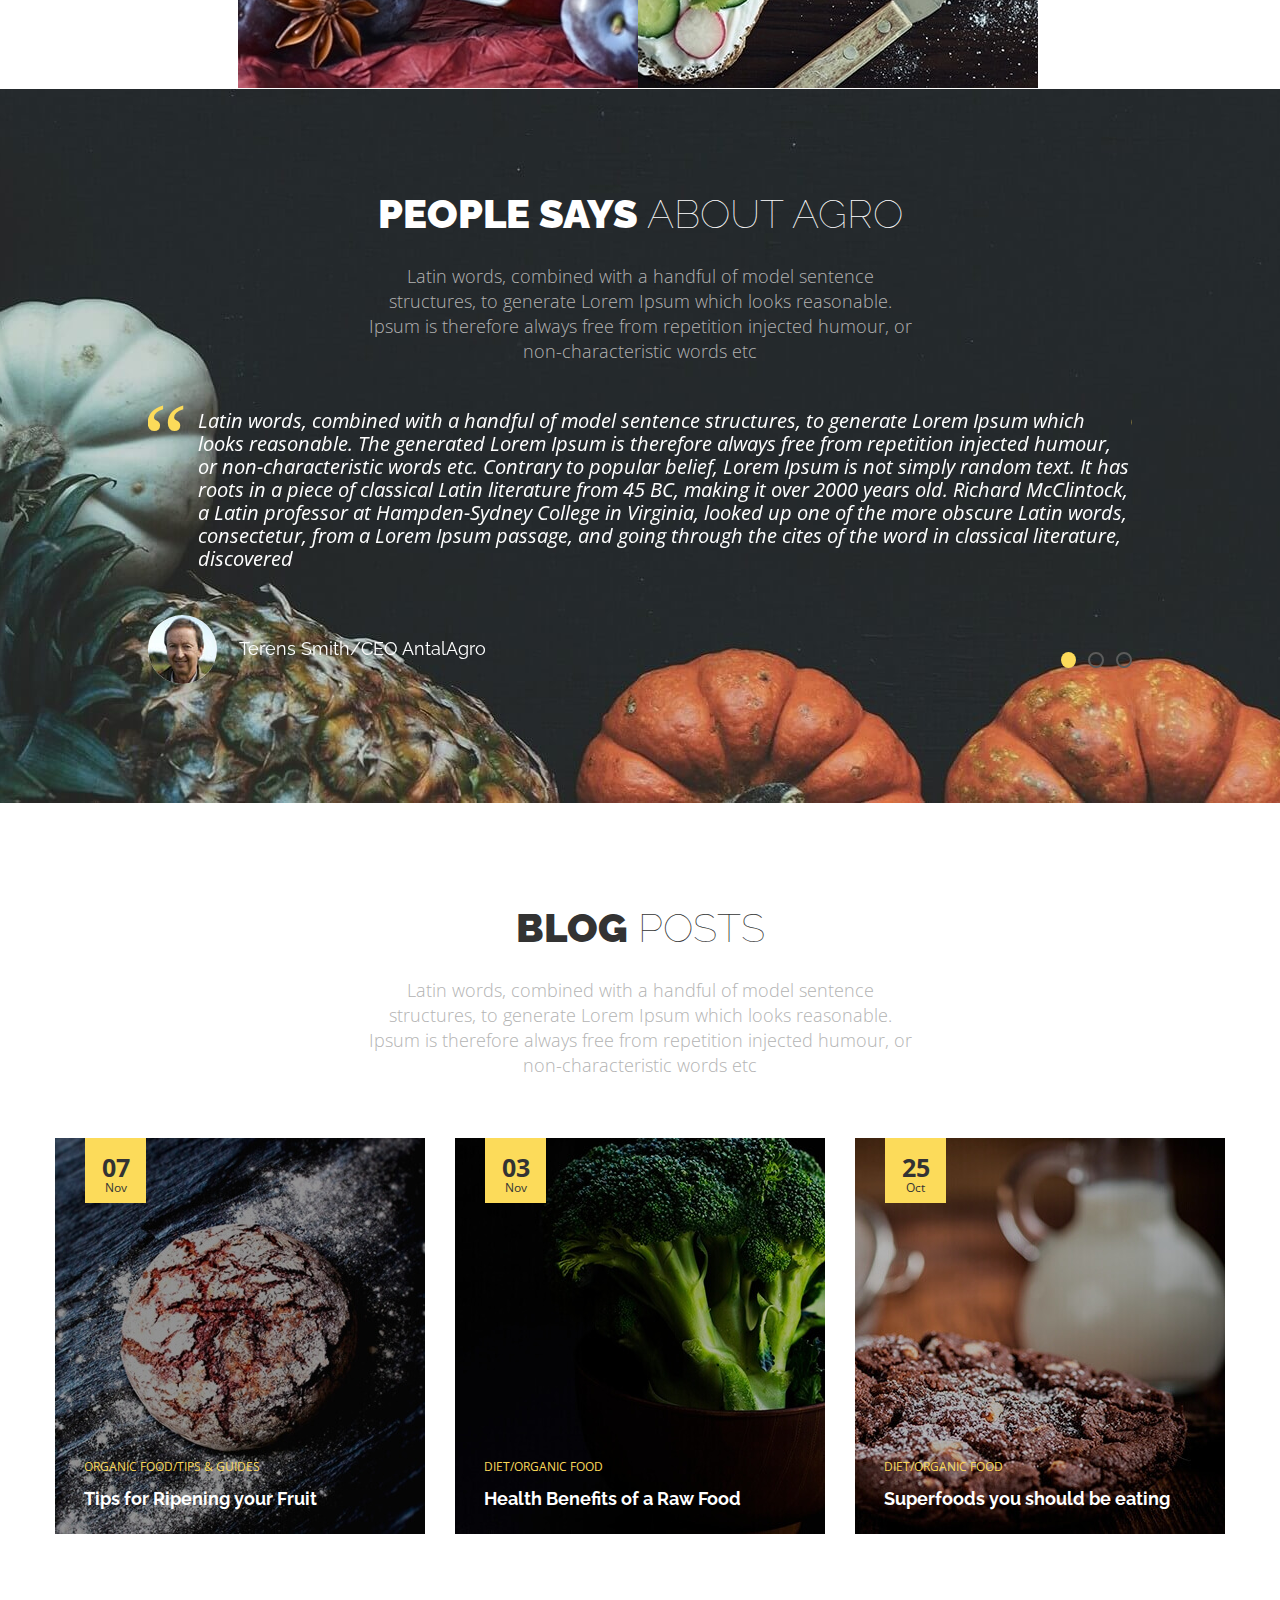
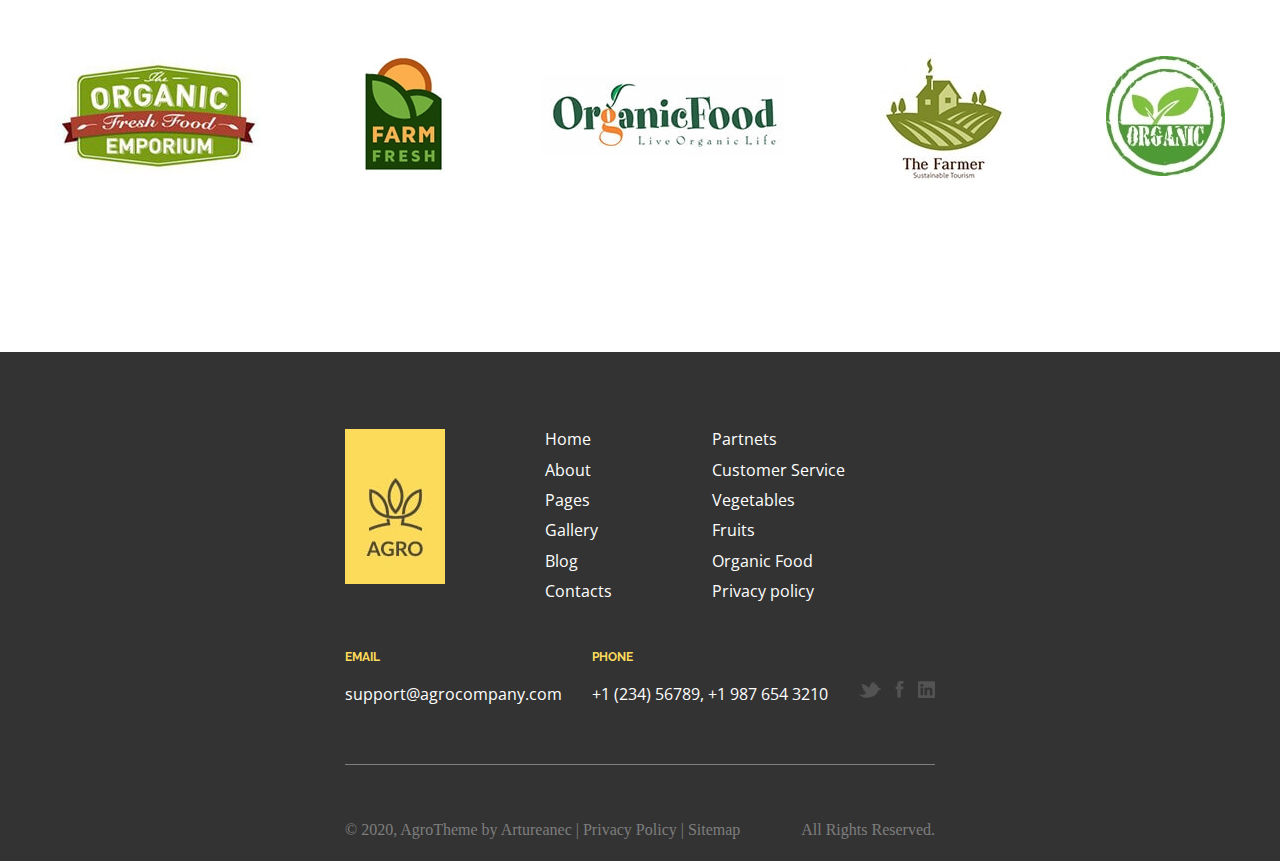
<file: organicFood/index.html>
<!DOCTYPE html>
<html lang="en">
	<head>
		<meta charset="UTF-8">
		<meta name="viewport" content="width=device-width, initial-scale=1.0">
		<meta http-equiv="X-UA-Compatible" content="ie=edge">
		<title>Organic Food</title>
		<link rel="stylesheet" href="css/style.min.css">
	</head>
	<body>
		<header class="header">
			<div class="header__inner-line"></div>
			<div class="container">
				<div class="header__inner">
					<div class="logo"><a href="#"><img src="img/logo.jpg" alt=""></a></div>
					<div class="menu__burger"><span></span></div>
					<nav class="menu">
						<ul>
							<li><a href="#">Home</a></li>
							<li><a href="#">About</a></li>
							<li><a href="#">Pages</a></li>
							<li><a href="#">Gallery</a></li>
							<li><a href="#">Blog</a></li>
							<li><a href="#">Contacts</a></li>
						</ul>
					</nav>
					<div class="header__btn"><a href="#">Get in Touch</a></div>
				</div>
				<h1 class="header__title">Organic Food</h1>
				<div class="header__content">
					<div class="header__content-left">
						<div class="header__content-info">
							<img src="img/Awesome_Sweet.jpg" alt="">
							<div class="header__content-name">Awesome <span>Sweets</span></div>
						</div>
					</div>
					<div class="header__content-right">
						<div class="header-right__inner">
							<div class="header__content-info">
								<img src="img/Organic_food.png" alt="">
								<div class="header__content-name">Organic <span>food</span></div>
							</div>
							<div class="header__content-info">
								<img src="img/Tasty_meat.jpg" alt="">
								<div class="header__content-name">Organic <span>food</span></div>
							</div>
						</div>
						<div class="header-left__inner">
							<div class="header__content-info">
								<div class="header__content-site">Agro <span>awesome Products</span></div>
							</div>
							<div class="header__content-info">
								<img src="img/Juicy__Fruits.jpg" alt="">
								<div class="header__content-name">Juicy <span>Fruits</span></div>
							</div>
						</div>
					</div>
				</div>
						</div>
					</header>
					<section id="services" class="services">
							<div class="container">
				<div class="services-slogan"><img src="img/slogan.png" alt="">
						<h3 class="services-slogan__title">Quality <span style="color: #db2985;">food is the</span> <span
						style="color: green;">most important</span> <span style="color: #f2a137;">thing in our</span>
						<span style="color: #4fb1c9;">life</span></h3>
				</div>
				<div class="services-desc">
						<div class="services__title title">Agro food <span>Services</span></div>
						<div class="services__text text">Latin words, combined with a handful of model sentence structures, to
								generate Lorem Ipsum which looks reasonable. Ipsum is therefore always free from repetition injected
						humour, or non-characteristic words etc</div>
				</div>
				<div class="services__inner">
						<div class="services__inner-item">
								<img src="img/serv-icon1.png" alt="">
								<div class="services__item-title">Steak House</div>
						</div>
						<div class="services__inner-item">
								<img src="img/serv-icon2.png" alt="">
								<div class="services__item-title">Tasty Cereals</div>
						</div>
						<div class="services__inner-item">
								<img src="img/serv-icon3.png" alt="">
								<div class="services__item-title">Italian Pizza</div>
						</div>
						<div class="services__inner-item">
								<img src="img/serv-icon4.png" alt="">
								<div class="services__item-title">Vegeterian Burgers</div>
						</div>
						<div class="services__inner-item">
								<img src="img/serv-icon5.png" alt="">
								<div class="services__item-title">Awesome Cupcake</div>
						</div>
						<div class="services__inner-item">
								<img src="img/serv-icon6.png" alt="">
								<div class="services__item-title">Vegetables</div>
						</div>
				</div>
							</div>
					</section>
					<section class="info">
					<div class="container">
				<h3 class="info__title title">Agro Perfect <span>food for you</span></h3>
				<div class="info__text">Latin words, combined with a handful of model sentence structures, to generate Lorem
						Ipsum which looks reasonable. The generated Lorem Ipsum is therefore always free from repetition
						injected humour, or non-characteristic words etc. Contrary to popular belief, Lorem Ipsum is not simply
						random text. It has roots in a piece of classical Latin literature from 45 BC, making it over 2000 years
						old.
						Richard McClintock, a Latin professor at Hampden-Sydney College in Virginia, looked up one of the more
						obscure Latin words, consectetur, from a Lorem Ipsum passage, and going through the cites of the word in
				classical literature, discovered</div>
				<div class="info__btn"><a href="#">Discover</a></div>
				<div class="info__inner">
						<div class="info__inner-item">
								<img src="img/info-inner1.jpg" alt="">
								<div class="info__inner-item-text">
										<div class="info__inner-item-title">Health Benefits of a Raw Food</div>
										<div class="info__inner-item-desc">Dogfish shark, bango hog sucker, baikal oilfish, eeltail
										catfish regal whiptail catfish; squarehead catfish electric ray.</div>
								</div>
						</div>
						<div class="info__inner-item">
								<img src="img/info-inner2.jpg" alt="">
								<div class="info__inner-item-text">
										<div class="info__inner-item-title">Tips for Ripening your Fruit</div>
										<div class="info__inner-item-desc">The generated Lorem Ipsum is therefore always free from
										repetition injected humour. </div>
								</div>
						</div>
				</div>
				<div class="info__inner inner__second">
						<div class="info__inner-item">
								<div class="info__inner-item-text">
										<div class="info__inner-item-title">Tips for Ripening your Fruit</div>
										<div class="info__inner-item-desc">The generated Lorem Ipsum is therefore always free from
										repetition injected humour. </div>
								</div>
								<img src="img/info-inner3.jpg" alt="">
						</div>
						<div class="info__inner-item">
								<div class="info__inner-item-text">
										<div class="info__inner-item-title">Tips for Ripening your Fruit</div>
										<div class="info__inner-item-desc">The generated Lorem Ipsum is therefore always free from
										repetition injected humour. </div>
								</div>
								<img src="img/info-inner4.jpg" alt="">
						</div>
				</div>
							</div>
					</section>
					<section class="prog">
							<div class="prog__cake">
				<h3 class="prog__cake-title">Tasty Cakes</h3>
				<img src="img/cake.png" alt="">
							</div>
							<div class="container">
				<div class="prog__inner">
						<div class="prog__title title">Agro <span>Progress</span></div>
						<div class="prog__text text">Latin words, combined with a handful of model sentence structures, to
								generate Lorem
								Ipsum which looks reasonable.
						Ipsum is therefore always free from repetition injected humour, or non-characteristic words etc</div>
						<div class="services__inner">
								<div class="services__inner-item">
										<div class="services__inner-desc">
												<img src="img/prog1.jpg" alt="">
										</div>
										<div class="services__item-title">365 <span>Muffins</span> </div>
								</div>
								<div class="services__inner-item">
										<div class="services__inner-desc">
												<img src="img/prog2.jpg" alt="">
										</div>
										<div class="services__item-title">158 <span>Cakes</span> </div>
								</div>
								<div class="services__inner-item">
										<div class="services__inner-desc">
												<img src="img/prog3.jpg" alt="">
										</div>
										<div class="services__item-title">500+<span>cupcakes</span> </div>
								</div>
								<div class="services__inner-item">
										<div class="services__inner-desc">
												<img src="img/prog4.jpg" alt="">
										</div>
										<div class="services__item-title">685 <span>Doughnut</span> </div>
								</div>
						</div>
				</div>
							</div>
							<div class="prog__img">
				<div class="prog__img-box">
						<img src="img/prog-i1.jpg" alt="">
						<div class="prog__img-item">Testy Jam</div>
				</div>
				<div class="prog__img-box">
						<img src="img/prog-i2.jpg" alt="">
						<div class="prog__img-item">Testy Jam</div>
				</div>
				<div class="prog__img-box">
						<img src="img/prog-i3.jpg" alt="">
						<div class="prog__img-item">Testy Jam</div>
				</div>
				<div class="prog__img-box">
						<img src="img/prog-i4.jpg" alt="">
						<div class="prog__img-item">Testy Jam</div>
				</div>
				<div class="prog__img-box">
						<img src="img/prog-i5.jpg" alt="">
						<div class="prog__img-item">Testy Jam</div>
				</div>
				<div class="prog__img-box">
						<img src="img/prog-i6.jpg" alt="">
						<div class="prog__img-item">Testy Jam</div>
				</div>
				<div class="prog__img-box">
						<img src="img/prog-i7.jpg" alt="">
						<div class="prog__img-item">Testy Jam</div>
				</div>
				<div class="prog__img-box">
						<img src="img/prog-i8.jpg" alt="">
						<div class="prog__img-item">Testy Jam</div>
				</div>
							</div>
					</section>
					
					<section class="slider">
							<div class="container">
				<h3 class="slider__title title">People says <span>about agro</span></h3>
				<div class="slider__text text">Latin words, combined with a handful of model sentence structures, to generate Lorem Ipsum which looks reasonable.
				Ipsum is therefore always free from repetition injected humour, or non-characteristic words etc</div>
				<div class="slider__inner">
						<div class="slider__item">
								<div class="slider__item-text">Latin words, combined with a handful of model sentence structures, to generate Lorem Ipsum which looks reasonable. The generated Lorem Ipsum is therefore always free from repetition injected humour, or non-characteristic words etc.  Contrary to popular belief, Lorem Ipsum is not simply random text. It has roots in a piece of classical Latin literature from 45 BC, making it over 2000 years old. Richard McClintock, a Latin professor at Hampden-Sydney College in Virginia, looked up one of the more obscure Latin words, consectetur, from a Lorem Ipsum passage, and going through the cites of the word in classical literature, discovered</div>
								<div class="slider__item-person">
										<img src="img/person.jpg" alt="">
										<div class="slider__item-person-pos">Terens Smith/CEO AntalAgro</div>
								</div>
						</div>
						<div class="slider__item">
								<div class="slider__item-text">Latin words, combined with a handful of model sentence structures, to generate Lorem Ipsum which looks reasonable. The generated Lorem Ipsum is therefore always free from repetition injected humour, or non-characteristic words etc.  Contrary to popular belief, Lorem Ipsum is not simply random text. It has roots in a piece of classical Latin literature from 45 BC, making it over 2000 years old. Richard McClintock, a Latin professor at Hampden-Sydney College in Virginia, looked up one of the more obscure Latin words, consectetur, from a Lorem Ipsum passage, and going through the cites of the word in classical literature, discovered</div>
								<div class="slider__item-person">
										<img src="img/person.jpg" alt="">
										<div class="slider__item-person-pos">Terens Smith/CEO AntalAgro</div>
								</div>
						</div>
						<div class="slider__item">
								<div class="slider__item-text">Latin words, combined with a handful of model sentence structures, to generate Lorem Ipsum which looks reasonable. The generated Lorem Ipsum is therefore always free from repetition injected humour, or non-characteristic words etc.  Contrary to popular belief, Lorem Ipsum is not simply random text. It has roots in a piece of classical Latin literature from 45 BC, making it over 2000 years old. Richard McClintock, a Latin professor at Hampden-Sydney College in Virginia, looked up one of the more obscure Latin words, consectetur, from a Lorem Ipsum passage, and going through the cites of the word in classical literature, discovered</div>
								<div class="slider__item-person">
										<img src="img/person.jpg" alt="">
										<div class="slider__item-person-pos">Terens Smith/CEO AntalAgro</div>
								</div>
						</div>
				</div>
							</div>
					</section>
					<section class="blog">
					<div class="container">
						<h3 class="blog__title title">Blog<span> Posts</span></h3>
						<div class="blog__text text">Latin words, combined with a handful of model sentence structures, to generate Lorem Ipsum which looks reasonable. Ipsum is therefore always free from repetition injected humour, or non-characteristic words etc</div>
						<div class="blog__inner">
							<div class="blog__box">
								<div class="blog__item">
									<img src="img/blog1.jpg" alt="">
									<div class="blog__date">07<span> Nov</span></div>
									<div class="blog__item-desc">
										<div class="blog__item-title">ORGANIC FOOD/TIPS & GUIDES</div>
										<div class="blog__item-text">Tips for Ripening your Fruit</div>
									</div>
									<div class="blog-bg"></div>
								</div>
							</div>
							<div class="blog__box">
								<div class="blog__item">
									<img src="img/blog2.jpg" alt="">
									<div class="blog__date">03<span> Nov</span></div>
									<div class="blog__item-desc">
										<div class="blog__item-title">DIET/ORGANIC FOOD</div>
										<div class="blog__item-text">Health Benefits of a Raw Food</div>
									</div>
									<div class="blog-bg"></div>
								</div>
							</div>
							<div class="blog__box">
								<div class="blog__item">
									<img src="img/blog3.jpg" alt="">
									<div class="blog__date">25<span> Oct</span></div>
									<div class="blog__item-desc">
										<div class="blog__item-title">DIET/ORGANIC FOOD</div>
										<div class="blog__item-text">Superfoods you should be eating</div>
									</div>
									<div class="blog-bg"></div>
								</div>
							</div>
						</div>
						<div class="blog__spons">
							<div class="blog__spons-item">
								<img src="img/spons1.jpg" alt="">
							</div>
							<div class="blog__spons-item">
								<img src="img/spons2.jpg" alt="">
							</div>
							<div class="blog__spons-item">
								<img src="img/spons3.jpg" alt="">
							</div>
							<div class="blog__spons-item">
								<img src="img/spons4.jpg" alt="">
							</div>
							<div class="blog__spons-item">
								<img src="img/spons5.jpg" alt="">
							</div>
						</div>
					</div>
					</section>
					<footer class="footer">
							<div class="footer__inner">
				<div class="footer__left">
						<div class="footer__left-inner">
								<div class="logo"><img src="img/logo.jpg" alt=""></div>
								<nav class="footer__menu">
										<ul>
												<li><a href="#">Home</a></li>
												<li><a href="#">About</a></li>
												<li><a href="#">Pages</a></li>
												<li><a href="#">Gallery</a></li>
												<li><a href="#">Blog</a></li>
												<li><a href="#">Contacts</a></li>
										</ul>
								</nav>
								<nav class="footer__menu">
										<ul>
												<li><a href="#">Partnets</a></li>
												<li><a href="#">Customer Service</a></li>
												<li><a href="#">Vegetables</a></li>
												<li><a href="#">Fruits</a></li>
												<li><a href="#">Organic Food</a></li>
												<li><a href="#">Privacy policy</a></li>
										</ul>
								</nav>
						</div>
						<div class="footer__contact">
								<div class="footer__email">
										<div class="footer__email-title">email</div>
										<div class="footer__email-text">support@agrocompany.com</div>
								</div>
								<div class="footer__phone">
										<div class="footer__email-title">Phone</div>
										<div class="footer__email-text">+1 (234) 56789, +1 987 654 3210</div>
								</div>
								<div class="footer__social">
										<a href="#"><img src="img/twitter.svg" alt=""></a>
										<a href="#"><img src="img/facebook.svg" alt=""></a>
										<a href="#"><img src="img/in.svg" alt=""></a>
								</div>
						</div>
						<div class="footer__copy">
								<h4 class="footer__copy-title">© 2020, AgroTheme by Artureanec | Privacy Policy | Sitemap</h4>
								<div class="footer__copy-rights">All Rights Reserved.</div>
						</div>
				</div>
				<div class="footer__right"></div>
		</footer>
		<script src="https://ajax.googleapis.com/ajax/libs/jquery/3.4.1/jquery.min.js"></script>
		<script src="js/libs.min.js"></script>
		<script src="js/main.js"></script>
	</body>
</html>
</file>
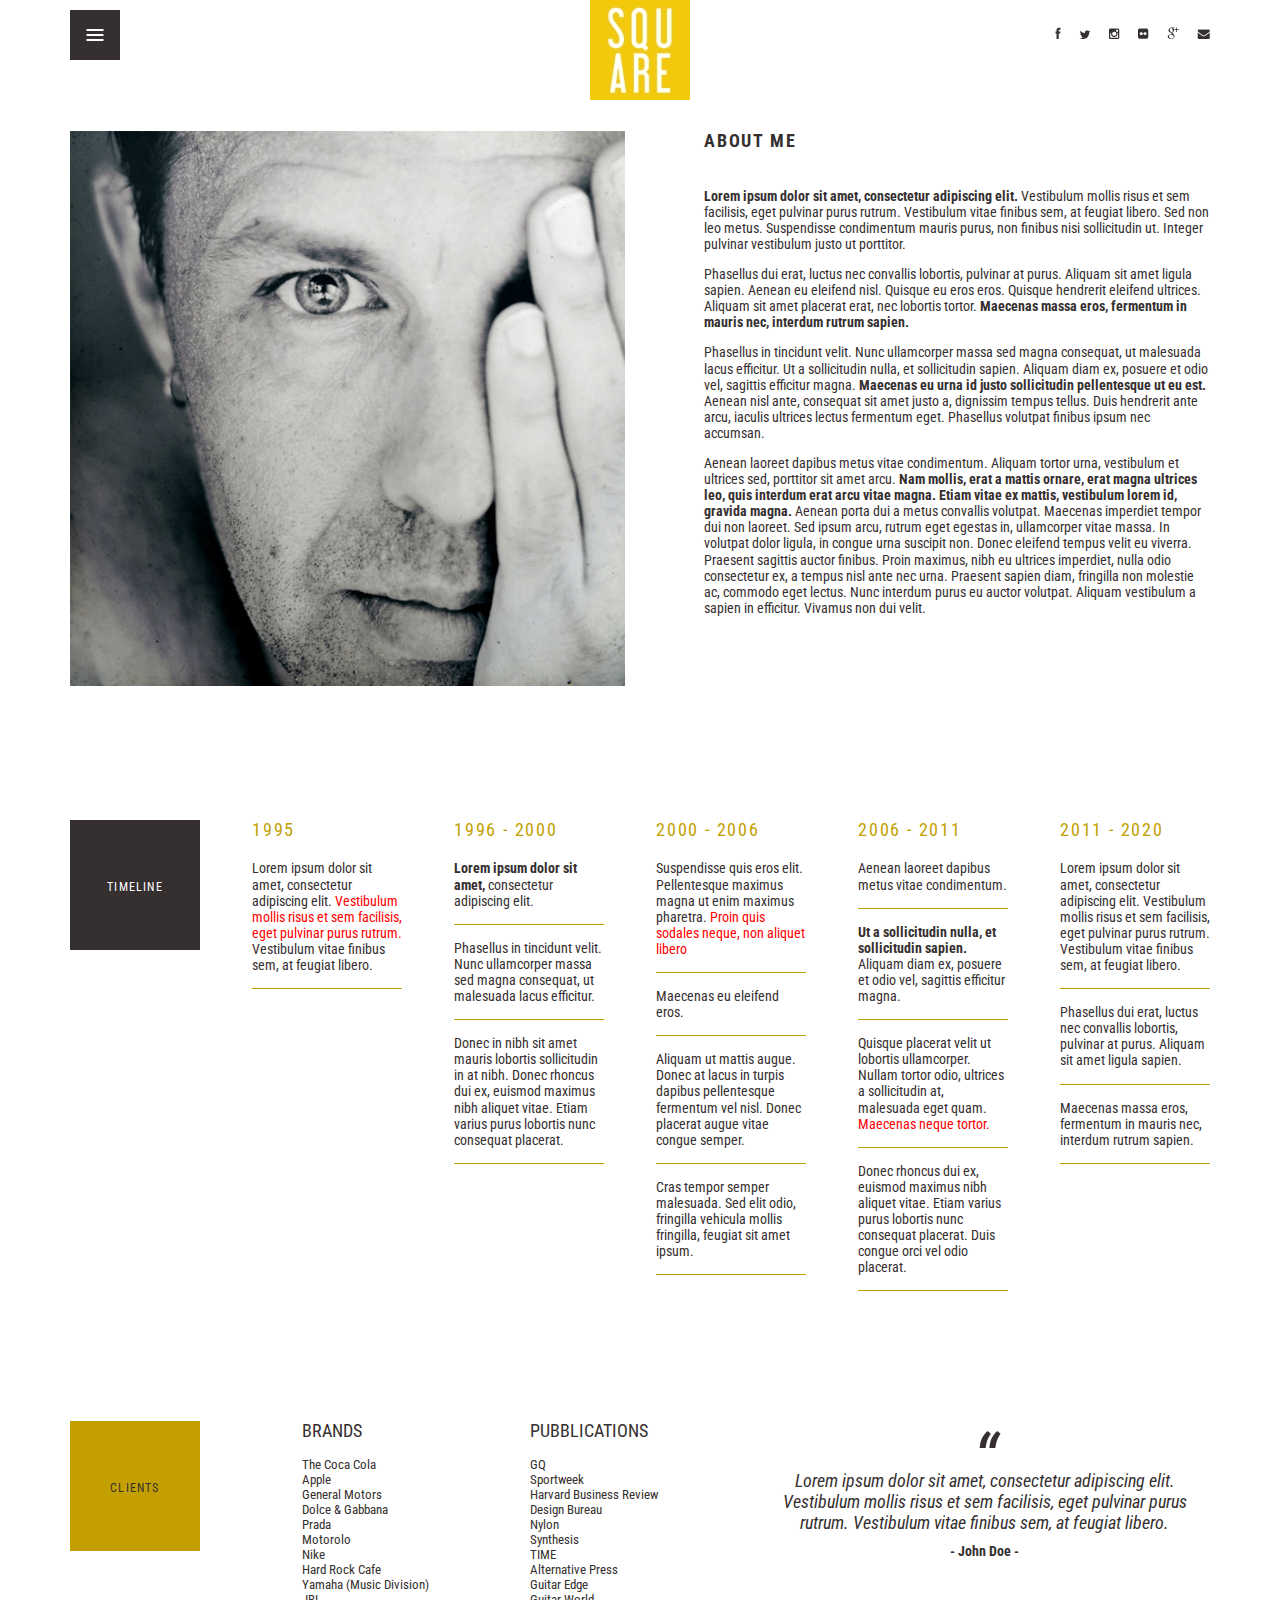
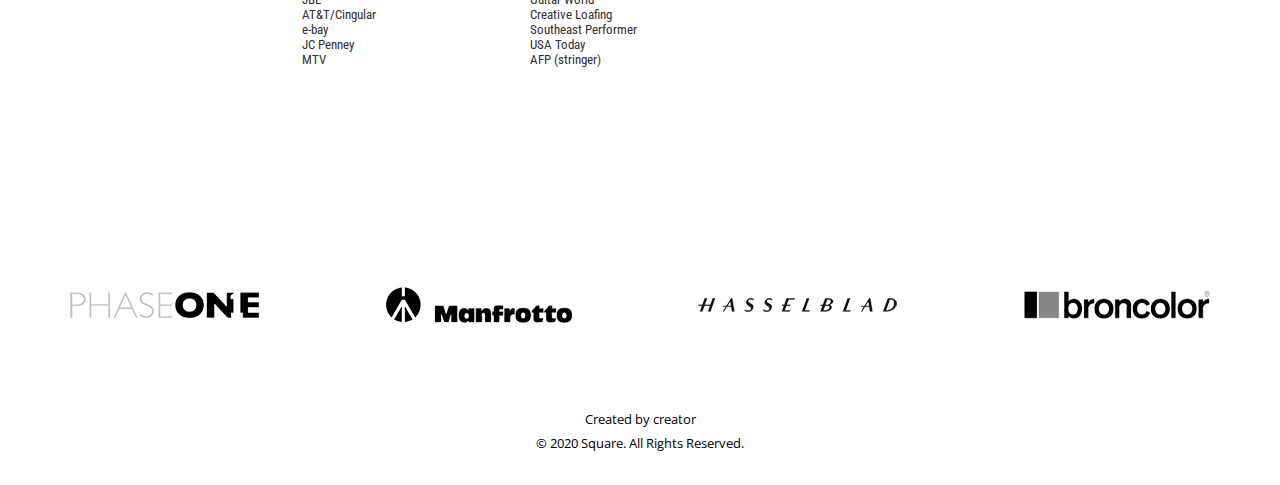
<file: square/about.html>
<!DOCTYPE html>
<html lang="en">

<head>
  <meta charset="UTF-8">
  <meta name="viewport" content="width=device-width, initial-scale=1.0">
  <meta http-equiv="X-UA-Compatible" content="ie=edge">
  <title>Document</title>
  <link rel="stylesheet" href="css/style.min.css">
</head>
<body>

	<header class="header">
		<div class="container">
			<nav class="nav">
				<div class="menu"><span></span></div>
				<ul>
					<li><a href="#"><img src="img/facebook.png" alt=""></a></li>
					<li><a href="#"><img src="img/twitter.png" alt=""></a></li>
					<li><a href="#"><img src="img/inst.png" alt=""></a></li>
					<li><a href="#"><img src="img/dot.png" alt=""></a></li>
					<li><a href="#"><img src="img/google.png" alt=""></a></li>
					<li><a href="#"><img src="img/message.png" alt=""></a></li>
				</ul>
			</nav>
			<div class="menu-left">
				<ul>
					<li><a href="#">Home</a></li>
					<li><a href="about.html">About</a></li>
					<li><a href="blog.html">Blog</a></li>
					<li><a href="portfolio.html">Portfolio</a></li>
					<li><a href="contacts.html">Contacts</a></li>
				</ul>
			</div>
			<div class="logo"><a href="\"><img src="img/logo.jpg" alt=""></a></div>
		</div>
	</header>
	
	<section class="about">
		<div class="container">
			<div class="about__inner">
				<div class="about__left"><img src="img/about_photo.jpg" alt=""></div>
				<div class="about__right">
					<div class="about__right-title title">about me</div>
					<div class="about__right-text">
						<p><b>Lorem ipsum dolor sit amet, consectetur adipiscing elit.</b> Vestibulum mollis risus et sem facilisis, eget pulvinar purus rutrum. Vestibulum vitae finibus sem, at feugiat libero. Sed non leo metus. Suspendisse condimentum mauris purus, non finibus nisi sollicitudin ut. Integer pulvinar vestibulum justo ut porttitor. </p>
						<p>Phasellus dui erat, luctus nec convallis lobortis, pulvinar at purus. Aliquam sit amet ligula sapien. Aenean eu eleifend nisl. Quisque eu eros eros. Quisque hendrerit eleifend ultrices. Aliquam sit amet placerat erat, nec lobortis tortor. <b>Maecenas massa eros, fermentum in mauris nec, interdum rutrum sapien.</b></p>
						<p>Phasellus in tincidunt velit. Nunc ullamcorper massa sed magna consequat, ut malesuada lacus efficitur. Ut a sollicitudin nulla, et sollicitudin sapien. Aliquam diam ex, posuere et odio vel, sagittis efficitur magna. <b>Maecenas eu urna id justo sollicitudin pellentesque ut eu est.</b> Aenean nisl ante, consequat sit amet justo a, dignissim tempus tellus. Duis hendrerit ante arcu, iaculis ultrices lectus fermentum eget. Phasellus volutpat finibus ipsum nec accumsan.</p>
						<p>Aenean laoreet dapibus metus vitae condimentum. Aliquam tortor urna, vestibulum et ultrices sed, porttitor sit amet arcu. <b>Nam mollis, erat a mattis ornare, erat magna ultrices leo, quis interdum erat arcu vitae magna. Etiam vitae ex mattis, vestibulum lorem id, gravida magna.</b> Aenean porta dui a metus convallis volutpat. Maecenas imperdiet tempor dui non laoreet. Sed ipsum arcu, rutrum eget egestas in, ullamcorper vitae massa. In volutpat dolor ligula, in congue urna suscipit non. Donec eleifend tempus velit eu viverra. Praesent sagittis auctor finibus. Proin maximus, nibh eu ultrices imperdiet, nulla odio consectetur ex, a tempus nisl ante nec urna. Praesent sapien diam, fringilla non molestie ac, commodo eget lectus. Nunc interdum purus eu auctor volutpat. Aliquam vestibulum a sapien in efficitur. Vivamus non dui velit.</p>
					</div>
				</div>
			</div>
		</div>
	</section>

	<section class="time">
		<div class="container">
			<div class="time__inner">
				<div class="time__title">timeline</div>
				<div class="time__item">
					<div class="time__item-title">1995</div>
					<div class="time__item-text">Lorem ipsum dolor sit amet, consectetur adipiscing elit. <span>Vestibulum mollis risus et sem facilisis, eget pulvinar purus rutrum. </span>Vestibulum vitae finibus sem, at feugiat libero.</div>
				</div>
				<div class="time__item">
					<div class="time__item-title">1996 - 2000</div>
					<div class="time__item-text"><b>Lorem ipsum dolor sit amet,</b> consectetur adipiscing elit. </div>
					<div class="time__item-text">Phasellus in tincidunt velit. Nunc ullamcorper massa sed magna consequat, ut malesuada lacus efficitur.</div>
					<div class="time__item-text">Donec in nibh sit amet mauris lobortis sollicitudin in at nibh. Donec rhoncus dui ex, euismod maximus nibh aliquet vitae. Etiam varius purus lobortis nunc consequat placerat. </div>
				</div>
				<div class="time__item">
					<div class="time__item-title">2000 - 2006</div>
					<div class="time__item-text">Suspendisse quis eros elit. Pellentesque maximus magna ut enim maximus pharetra. <span>Proin quis sodales neque, non aliquet libero</span> </div>
					<div class="time__item-text">Maecenas eu eleifend eros. </div>
					<div class="time__item-text">Aliquam ut mattis augue. Donec at lacus in turpis dapibus pellentesque fermentum vel nisl. Donec placerat augue vitae congue semper. </div>
					<div class="time__item-text">Cras tempor semper malesuada. Sed elit odio, fringilla vehicula mollis fringilla, feugiat sit amet ipsum.
					</div>
				</div>
				<div class="time__item">
					<div class="time__item-title">2006 - 2011</div>
					<div class="time__item-text">Aenean laoreet dapibus metus vitae condimentum.</div>
					<div class="time__item-text"><b>Ut a sollicitudin nulla, et sollicitudin sapien.</b> Aliquam diam ex, posuere et odio vel, sagittis efficitur magna.</div>
					<div class="time__item-text">Quisque placerat velit ut lobortis ullamcorper. Nullam tortor odio, ultrices a sollicitudin at, malesuada eget quam. <span>Maecenas neque tortor.</span></div>
					<div class="time__item-text">Donec rhoncus dui ex, euismod maximus nibh aliquet vitae. Etiam varius purus lobortis nunc consequat placerat. Duis congue orci vel odio placerat.
					</div>
				</div>
					<div class="time__item">
					<div class="time__item-title">2011 - 2020</div>
					<div class="time__item-text">Lorem ipsum dolor sit amet, consectetur adipiscing elit. Vestibulum mollis risus et sem facilisis, eget pulvinar purus rutrum. Vestibulum vitae finibus sem, at feugiat libero.</div>
					<div class="time__item-text">Phasellus dui erat, luctus nec convallis lobortis, pulvinar at purus. Aliquam sit amet ligula sapien.</div>
					<div class="time__item-text">Maecenas massa eros, fermentum in mauris nec, interdum rutrum sapien.
					</div>
				</div>
				
			</div>
		</div>
	</section>

	<section class="client">
		<div class="container">
			<div class="client__inner">
				<div class="client__title">clients</div>
				<div class="client__brands">
					<div class="client__brands-title">brands</div>
					<div class="client__brands-text">
						<ul>
							<li>The Coca Cola</li>
							<li>Apple</li>
							<li>General Motors</li>
							<li>Dolce & Gabbana</li>
							<li>Prada</li>
							<li>Motorolo</li>
							<li>Nike</li>
							<li>Hard Rock Cafe</li>
							<li>Yamaha (Music Division)</li>
							<li>JBL</li>
							<li>AT&T/Cingular</li>
							<li>e-bay</li>
							<li>JC Penney</li>
							<li>MTV</li>
						</ul>
					</div>
				</div>
				<div class="client__pubblications">
					<div class="client__pubblications-title">pubblications</div>
					<div class="client__pubblications-text">
						<ul>
							<li>GQ</li>
							<li>Sportweek</li>
							<li>Harvard Business Review</li>
							<li>Design Bureau </li>
							<li>Nylon</li>
							<li>Synthesis</li>
							<li>TIME</li>
							<li>Alternative Press</li>
							<li>Guitar Edge</li>
							<li>Guitar World</li>
							<li>Creative Loafing</li>
							<li>Southeast Performer</li>
							<li>USA Today</li>
							<li>AFP (stringer)</li>
						</ul>
					</div>
				</div>
				<div class="client__ex">
					<div class="client__ex-text">Lorem ipsum dolor sit amet, consectetur adipiscing elit. Vestibulum mollis risus et sem facilisis, eget pulvinar purus rutrum. Vestibulum vitae finibus sem, at feugiat libero. </div>
					<div class="client__ex-author">- John Doe -</div>
				</div>
			</div>
		</div>
	</section>
	

	<footer class="footer">
		<div class="container">
			<div class="partners">
				<div class="partners__item"><img src="img/part1.png" alt=""></div>
				<div class="partners__item"><img src="img/part2.png" alt=""></div>
				<div class="partners__item"><img src="img/part3.png" alt=""></div>
				<div class="partners__item"><img src="img/part4.png" alt=""></div>
			</div>
			<div class="footer__inner">
				<div class="footer__create">Created by creator</div>
				<div class="footer__copy">© 2020 Square. All Rights Reserved.</div>
			</div>
		</div>
	</footer>

	<script src="https://ajax.googleapis.com/ajax/libs/jquery/3.4.1/jquery.min.js"></script>
  <script src="js/libs.min.js"></script>
  <script src="js/main.js"></script>
</body>

</html>
</file>
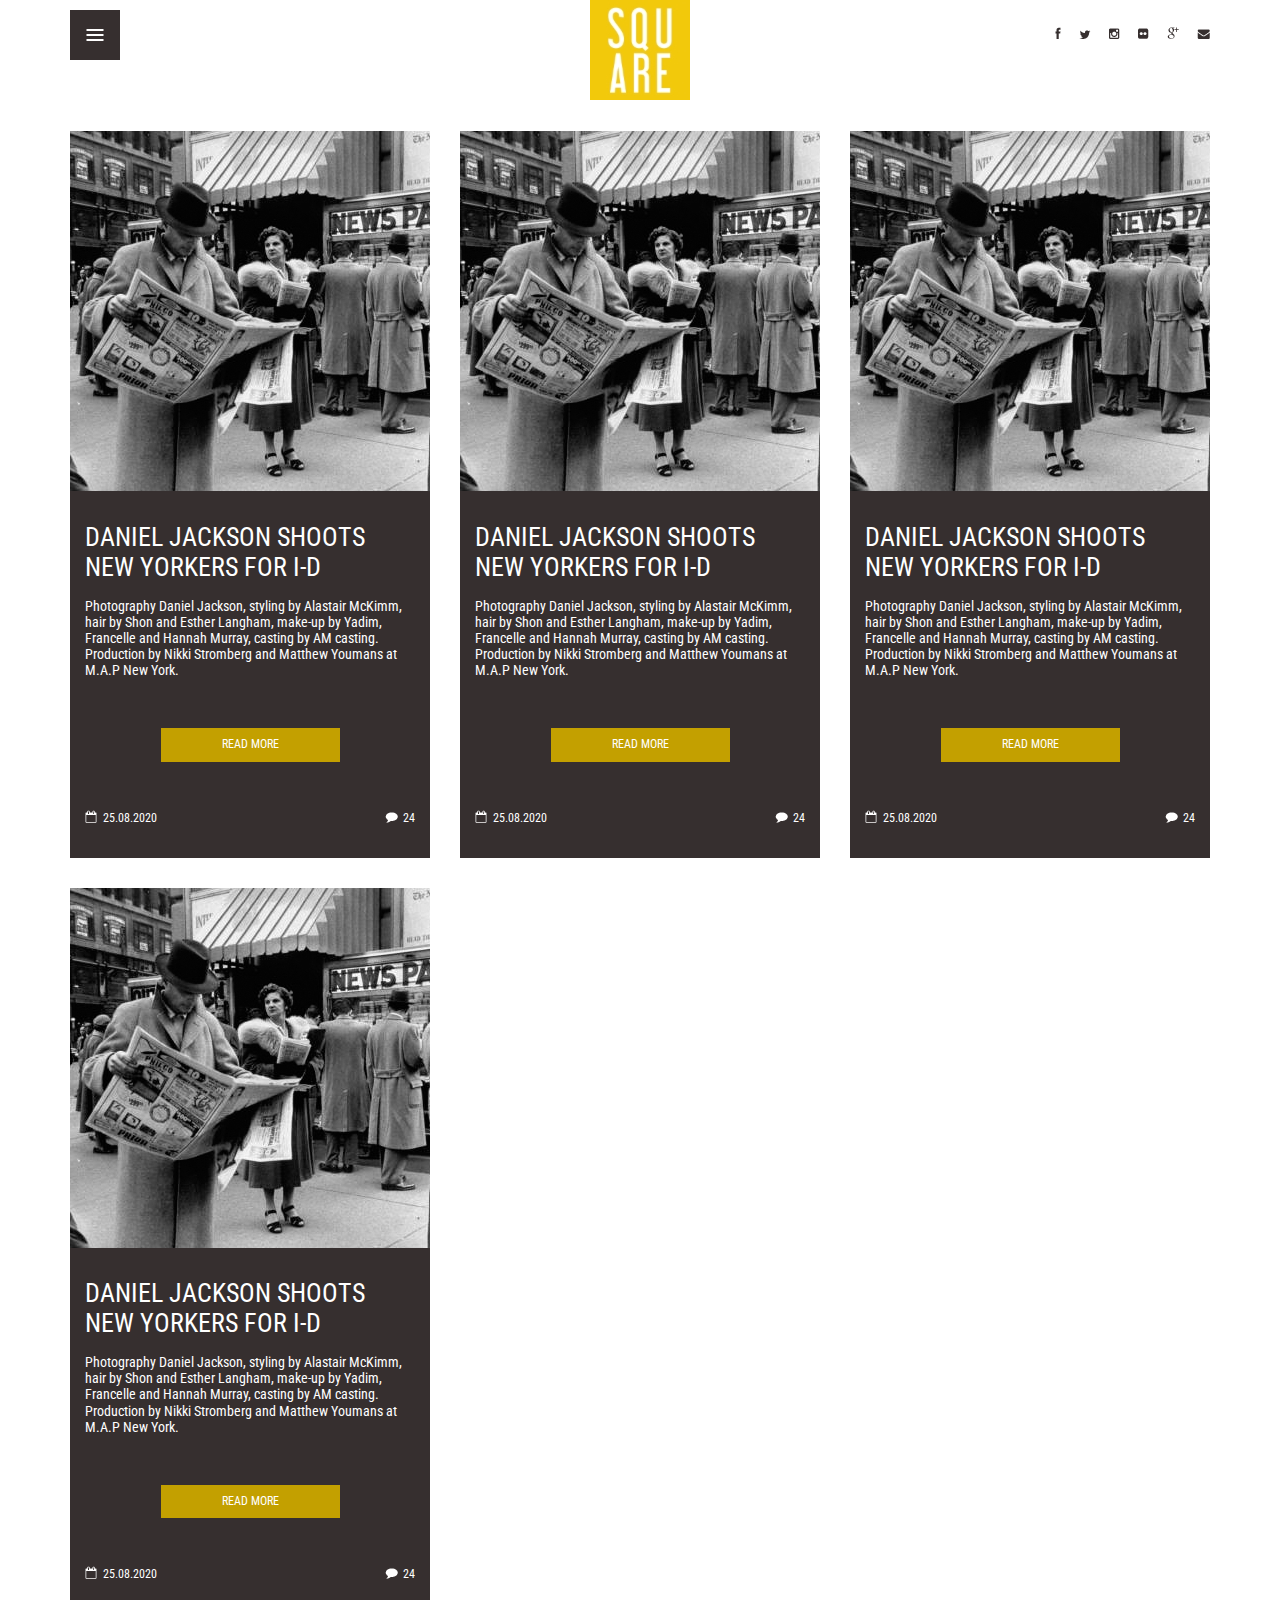
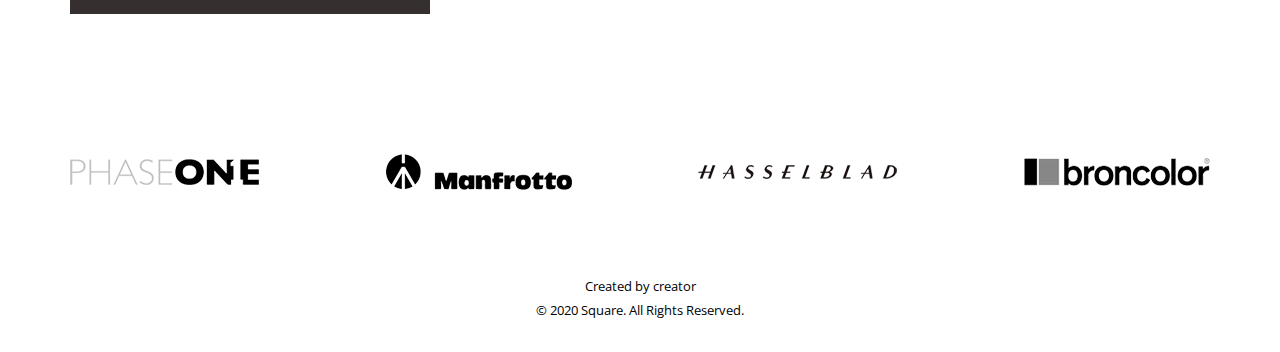
<file: square/blog.html>
<!DOCTYPE html>
<html lang="en">

<head>
  <meta charset="UTF-8">
  <meta name="viewport" content="width=device-width, initial-scale=1.0">
  <meta http-equiv="X-UA-Compatible" content="ie=edge">
  <title>Document</title>
  <link rel="stylesheet" href="css/style.min.css">
</head>
<body>

	<header id="header" class="header">
		<div class="container">
			<nav class="nav">
				<div class="menu"><span></span></div>
				<ul>
					<li><a href="#"><img src="img/facebook.png" alt=""></a></li>
					<li><a href="#"><img src="img/twitter.png" alt=""></a></li>
					<li><a href="#"><img src="img/inst.png" alt=""></a></li>
					<li><a href="#"><img src="img/dot.png" alt=""></a></li>
					<li><a href="#"><img src="img/google.png" alt=""></a></li>
					<li><a href="#"><img src="img/message.png" alt=""></a></li>
				</ul>
			</nav>
			<div class="menu-left">
				<ul>
					<li><a href="#">Home</a></li>
					<li><a href="about.html">About</a></li>
					<li><a href="blog.html">Blog</a></li>
					<li><a href="portfolio.html">Portfolio</a></li>
					<li><a href="contacts.html">Contacts</a></li>
				</ul>
			</div>
			<div class="logo"><a href="\"><img src="img/logo.jpg" alt=""></a></div>
		</div>
	</header>
		
		<section class="blog">
			<div class="container">
				<div class="blog__inner">
					<div class="blog__item">
						<div class="blog__item-img"><a href="post.html"><img src="img/blog1.jpg" alt=""></a></div>
						<div class="blog__item-preview">
							<div class="blog__item-title">Daniel Jackson Shoots New Yorkers for i-D</div>
							<div class="blog__item-text">Photography Daniel Jackson,  styling by Alastair McKimm, hair by Shon  and Esther Langham, make-up by Yadim,  Francelle and Hannah Murray, casting by AM casting. Production  by Nikki Stromberg and Matthew Youmans at M.A.P New York.</div>
							<div class="blog__item-btn"><a href="post.html">read more</a></div>
							<div class="blog__item-bottom">
								<div class="blog__item-date">25.08.2020</div>
								<div class="blog__item-comments">24</div>
							</div>
						</div>
					</div>
					<div class="blog__item">
						<div class="blog__item-img"><a href="post.html"><img src="img/blog1.jpg" alt=""></a></div>
						<div class="blog__item-preview">
							<div class="blog__item-title">Daniel Jackson Shoots New Yorkers for i-D</div>
							<div class="blog__item-text">Photography Daniel Jackson,  styling by Alastair McKimm, hair by Shon  and Esther Langham, make-up by Yadim,  Francelle and Hannah Murray, casting by AM casting. Production  by Nikki Stromberg and Matthew Youmans at M.A.P New York.</div>
							<div class="blog__item-btn"><a href="post.html">read more</a></div>
							<div class="blog__item-bottom">
								<div class="blog__item-date">25.08.2020</div>
								<div class="blog__item-comments">24</div>
							</div>
						</div>
					</div><div class="blog__item">
						<div class="blog__item-img"><a href="post.html"><img src="img/blog1.jpg" alt=""></a></div>
						<div class="blog__item-preview">
							<div class="blog__item-title">Daniel Jackson Shoots New Yorkers for i-D</div>
							<div class="blog__item-text">Photography Daniel Jackson,  styling by Alastair McKimm, hair by Shon  and Esther Langham, make-up by Yadim,  Francelle and Hannah Murray, casting by AM casting. Production  by Nikki Stromberg and Matthew Youmans at M.A.P New York.</div>
							<div class="blog__item-btn"><a href="post.html">read more</a></div>
							<div class="blog__item-bottom">
								<div class="blog__item-date">25.08.2020</div>
								<div class="blog__item-comments">24</div>
							</div>
						</div>
					</div>
					<div class="blog__item">
						<div class="blog__item-img"><a href="post.html"><img src="img/blog1.jpg" alt=""></a></div>
						<div class="blog__item-preview">
							<div class="blog__item-title">Daniel Jackson Shoots New Yorkers for i-D</div>
							<div class="blog__item-text">Photography Daniel Jackson,  styling by Alastair McKimm, hair by Shon  and Esther Langham, make-up by Yadim,  Francelle and Hannah Murray, casting by AM casting. Production  by Nikki Stromberg and Matthew Youmans at M.A.P New York.</div>
							<div class="blog__item-btn"><a href="post.html">read more</a></div>
							<div class="blog__item-bottom">
								<div class="blog__item-date">25.08.2020</div>
								<div class="blog__item-comments">24</div>
							</div>
						</div>
					</div>
					
					

				</div>
			</div>
		</section>

	<footer class="footer">
		<div class="container">
			<div class="partners">
				<div class="partners__item"><img src="img/part1.png" alt=""></div>
				<div class="partners__item"><img src="img/part2.png" alt=""></div>
				<div class="partners__item"><img src="img/part3.png" alt=""></div>
				<div class="partners__item"><img src="img/part4.png" alt=""></div>
			</div>
			<div class="footer__inner">
				<div class="footer__create">Created by creator</div>
				<div class="footer__copy">© 2020 Square. All Rights Reserved.</div>
			</div>
		</div>
	</footer>

  <script src="https://ajax.googleapis.com/ajax/libs/jquery/3.4.1/jquery.min.js"></script>
  <script src="js/libs.min.js"></script>
  <script src="js/main.js"></script>
</body>

</html>
</file>
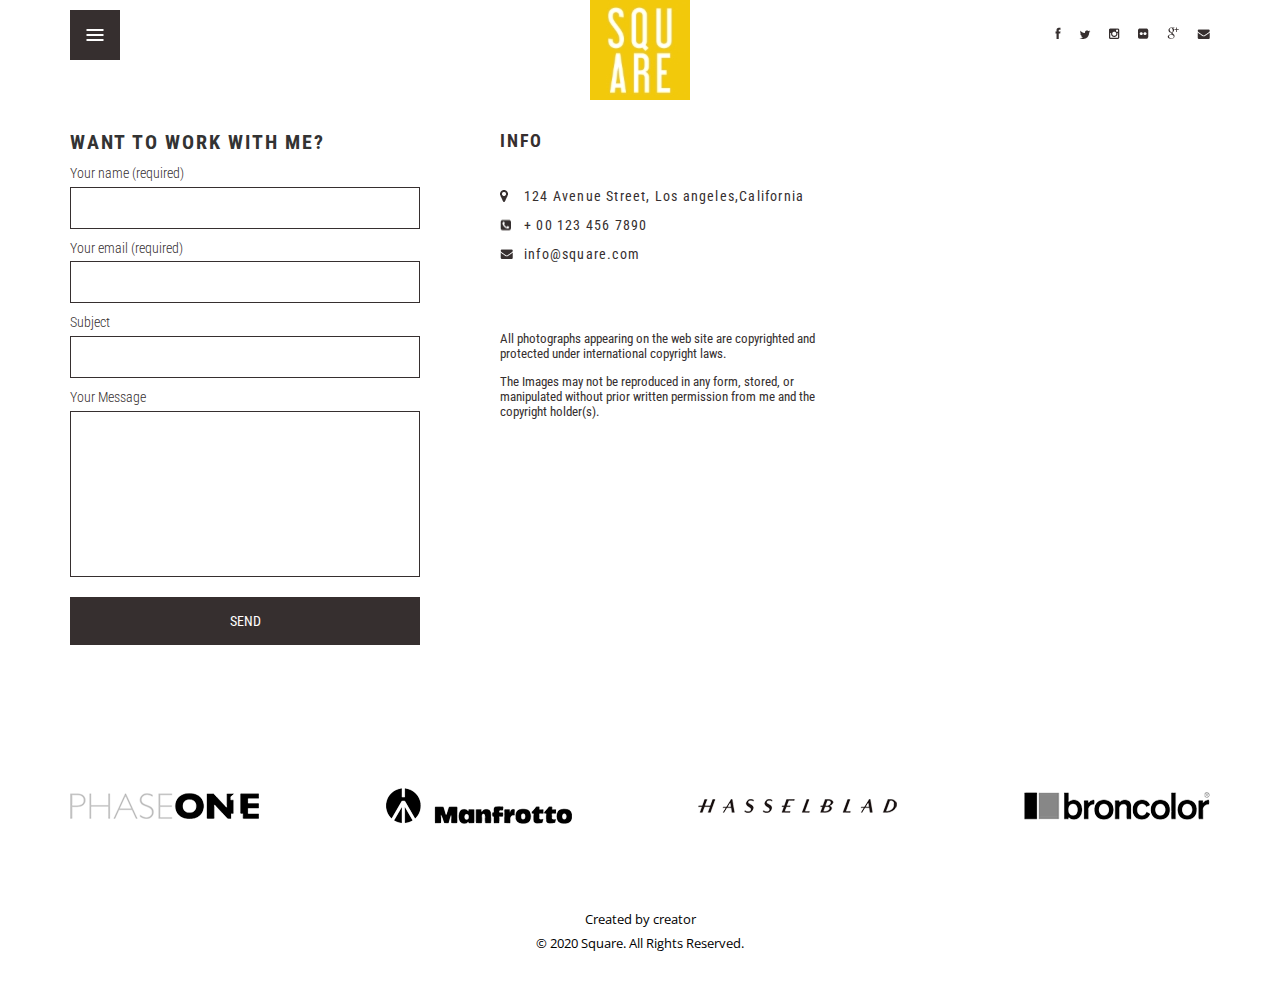
<file: square/contacts.html>
<!DOCTYPE html>
<html lang="en">

<head>
  <meta charset="UTF-8">
  <meta name="viewport" content="width=device-width, initial-scale=1.0">
  <meta http-equiv="X-UA-Compatible" content="ie=edge">
  <title>Document</title>
  <link rel="stylesheet" href="css/style.min.css">
</head>
<body>

	<header class="header">
		<div class="container">
			<nav class="nav">
				<div class="menu"><span></span></div>
				<ul>
					<li><a href="#"><img src="img/facebook.png" alt=""></a></li>
					<li><a href="#"><img src="img/twitter.png" alt=""></a></li>
					<li><a href="#"><img src="img/inst.png" alt=""></a></li>
					<li><a href="#"><img src="img/dot.png" alt=""></a></li>
					<li><a href="#"><img src="img/google.png" alt=""></a></li>
					<li><a href="#"><img src="img/message.png" alt=""></a></li>
				</ul>
			</nav>
			<div class="menu-left">
				<ul>
					<li><a href="#">Home</a></li>
					<li><a href="about.html">About</a></li>
					<li><a href="blog.html">Blog</a></li>
					<li><a href="portfolio.html">Portfolio</a></li>
					<li><a href="contacts.html">Contacts</a></li>
				</ul>
			</div>
			<div class="logo"><a href="\"><img src="img/logo.jpg" alt=""></a></div>
		</div>
	</header>
	
	<section class="contact">
		<div class="container">
			<div class="contact__inner">
				<form action="">
					<div class="form__title title">Want to work with me?</div>
					<p>
						<label for="">Your name (required)</label>
						<input type="text">
					</p>
					<p>
						<label for="">Your email (required)</label>
						<input type="text">
					</p>
					<p>
						<label for="">Subject</label>
						<input type="text">
					</p>
					<p>
						<label for="">Your Message</label>
						<textarea name="" id="" cols="30" rows="10"></textarea>
					</p>
					<p>
						<input type="submit" class="form__btn" value="send">
					</p>
				</form>
				<div class="contact__info">
					<div class="contact__info-title title">INFO</div>
					<div class="contact__info-inner">
						<div class="contact__info-map">124 Avenue Street, Los angeles,California </div>
						<div class="contact__info-phone">+ 00 123 456 7890</div>
						<div class="contact__info-email">info@square.com</div>
					</div>
					<div class="contact__info-text">
						<p>All photographs appearing on the web site are copyrighted and protected under international copyright laws.</p>  <p>The Images may not be reproduced in any form, stored, or manipulated without prior written permission from me and the copyright holder(s).</p>    
					</div>
				</div>
			</div>
		</div>
	</section>
	
	
	<footer class="footer">
		<div class="container">
			<div class="partners">
				<div class="partners__item"><img src="img/part1.png" alt=""></div>
				<div class="partners__item"><img src="img/part2.png" alt=""></div>
				<div class="partners__item"><img src="img/part3.png" alt=""></div>
				<div class="partners__item"><img src="img/part4.png" alt=""></div>
			</div>
			<div class="footer__inner">
				<div class="footer__create">Created by creator</div>
				<div class="footer__copy">© 2020 Square. All Rights Reserved.</div>
			</div>
		</div>
	</footer>

	<script src="https://ajax.googleapis.com/ajax/libs/jquery/3.4.1/jquery.min.js"></script>
  <script src="js/libs.min.js"></script>
  <script src="js/main.js"></script>
</body>

</html>
</file>
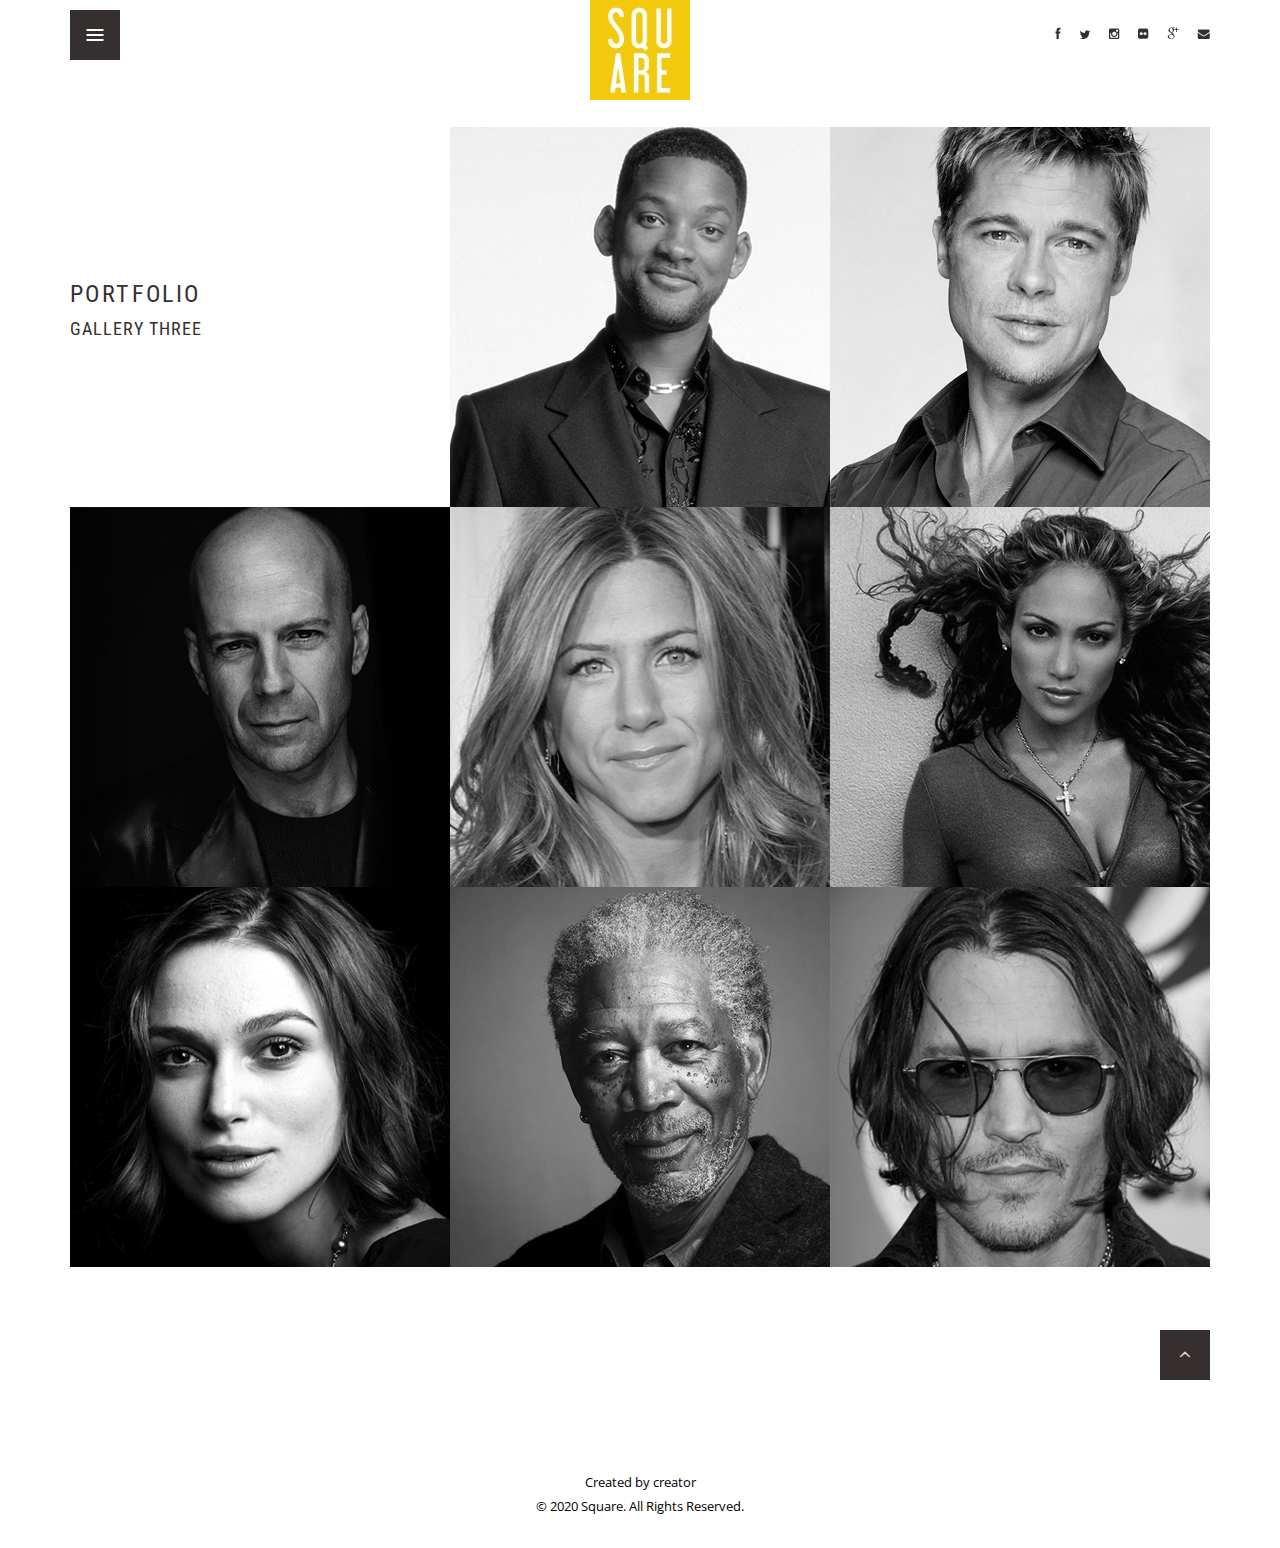
<file: square/portfolio.html>
<!DOCTYPE html>
<html lang="en">

<head>
  <meta charset="UTF-8">
  <meta name="viewport" content="width=device-width, initial-scale=1.0">
  <meta http-equiv="X-UA-Compatible" content="ie=edge">
  <title>Document</title>
  <link rel="stylesheet" href="css/style.min.css">
</head>
<body>

	<header id="header" class="header">
		<div class="container">
			<nav class="nav">
				<div class="menu"><span></span></div>
				<ul>
					<li><a href="#"><img src="img/facebook.png" alt=""></a></li>
					<li><a href="#"><img src="img/twitter.png" alt=""></a></li>
					<li><a href="#"><img src="img/inst.png" alt=""></a></li>
					<li><a href="#"><img src="img/dot.png" alt=""></a></li>
					<li><a href="#"><img src="img/google.png" alt=""></a></li>
					<li><a href="#"><img src="img/message.png" alt=""></a></li>
				</ul>
			</nav>
			<div class="menu-left">
				<ul>
					<li><a href="#">Home</a></li>
					<li><a href="about.html">About</a></li>
					<li><a href="blog.html">Blog</a></li>
					<li><a href="portfolio.html">Portfolio</a></li>
					<li><a href="contacts.html">Contacts</a></li>
				</ul>
			</div>
			<div class="logo"><a href="\"><img src="img/logo.jpg" alt=""></a></div>
		</div>
	</header>

	<section class="portf">
		<div class="container">
			<div class="portf__inner">
				<div class="portf__title">portfolio <span>gallery three</span></div>
				<div class="portf__item"><a href="blog.html"><img src="img/whill_smith.jpg" alt=""></a><a href="blog.html" class="portf__item-bg"></a></div>
				<div class="portf__item"><a href="blog.html"><img src="img/brad_pit.jpg" alt=""></a><a href="blog.html" class="portf__item-bg"></a></div>
				<div class="portf__item"><a href="blog.html"><img src="img/blod.jpg" alt=""></a><a href="blog.html" class="portf__item-bg"></a></div>
				<div class="portf__item"><a href="blog.html"><img src="img/jenifer_eniston.jpg" alt=""></a><a href="blog.html" class="portf__item-bg"></a></div>
				<div class="portf__item"><a href="blog.html"><img src="img/lopez.jpg" alt=""></a><a href="blog.html" class="portf__item-bg"></a></div>
				<div class="portf__item"><a href="blog.html"><img src="img/kira.jpg" alt=""></a><a href="blog.html" class="portf__item-bg"></a></div>
				<div class="portf__item"><a href="blog.html"><img src="img/morgan_freman.jpg" alt=""></a><a href="blog.html" class="portf__item-bg"></a></div>
				<div class="portf__item"><a href="blog.html"><img src="img/jony_dep.jpg" alt=""></a><a href="blog.html" class="portf__item-bg"></a></div>
			</div>
			<div class="portf_btn"><a href="#header" class="portf__btn"><img src="img/up_arrow.png" alt=""></a></div>
		</div>
	</section>

	<footer class="footer">
		<div class="container">
			<div class="footer__inner">
				<div class="footer__create">Created by creator</div>
				<div class="footer__copy">© 2020 Square. All Rights Reserved.</div>
			</div>
		</div>
	</footer>

	<script src="https://ajax.googleapis.com/ajax/libs/jquery/3.4.1/jquery.min.js"></script>
	<script>
		$(document).ready(function(){
			let id = $('.portf_btn').find('a').attr('href');
			$('.portf_btn').click(function(){
				$('html,body').animate({scrollTop: $(id).offset().top},1000);
			});
		});
	</script>
  <script src="js/libs.min.js"></script>
  <script src="js/main.js"></script>
</body>

</html>
</file>
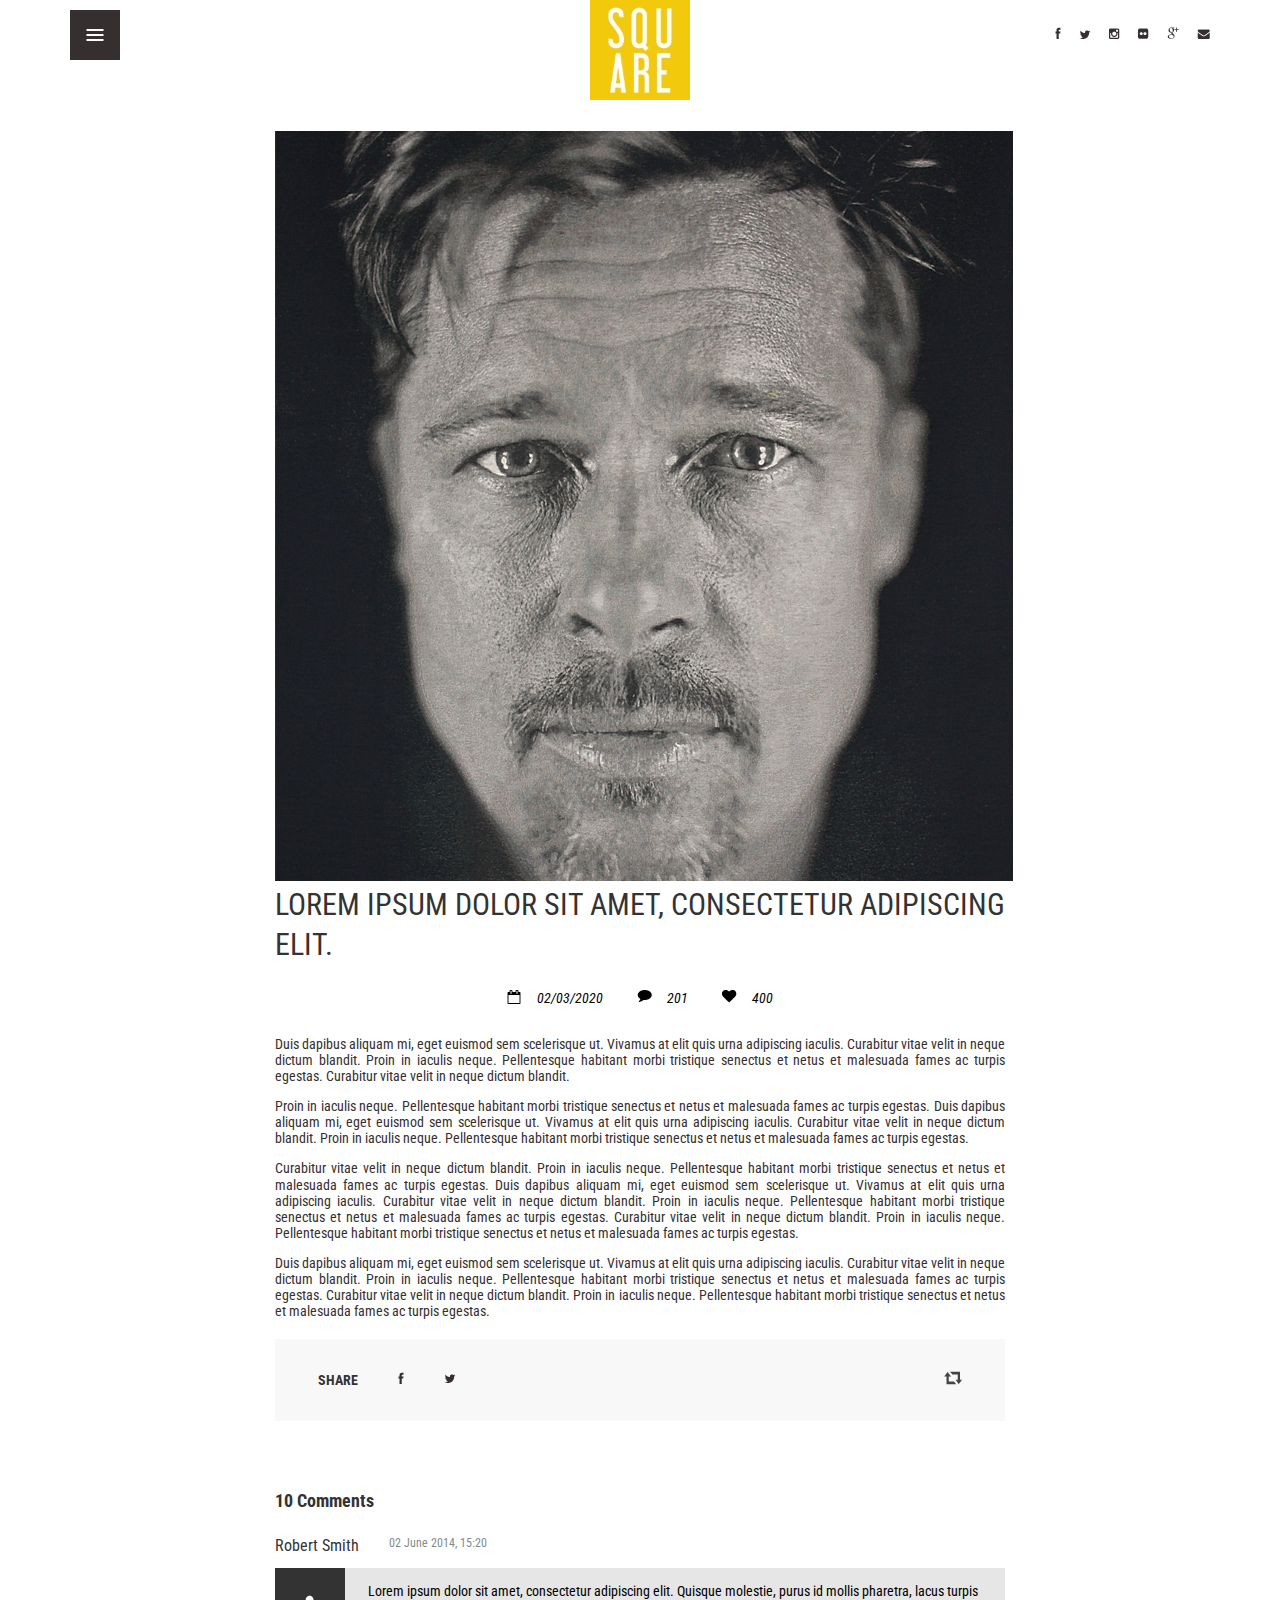
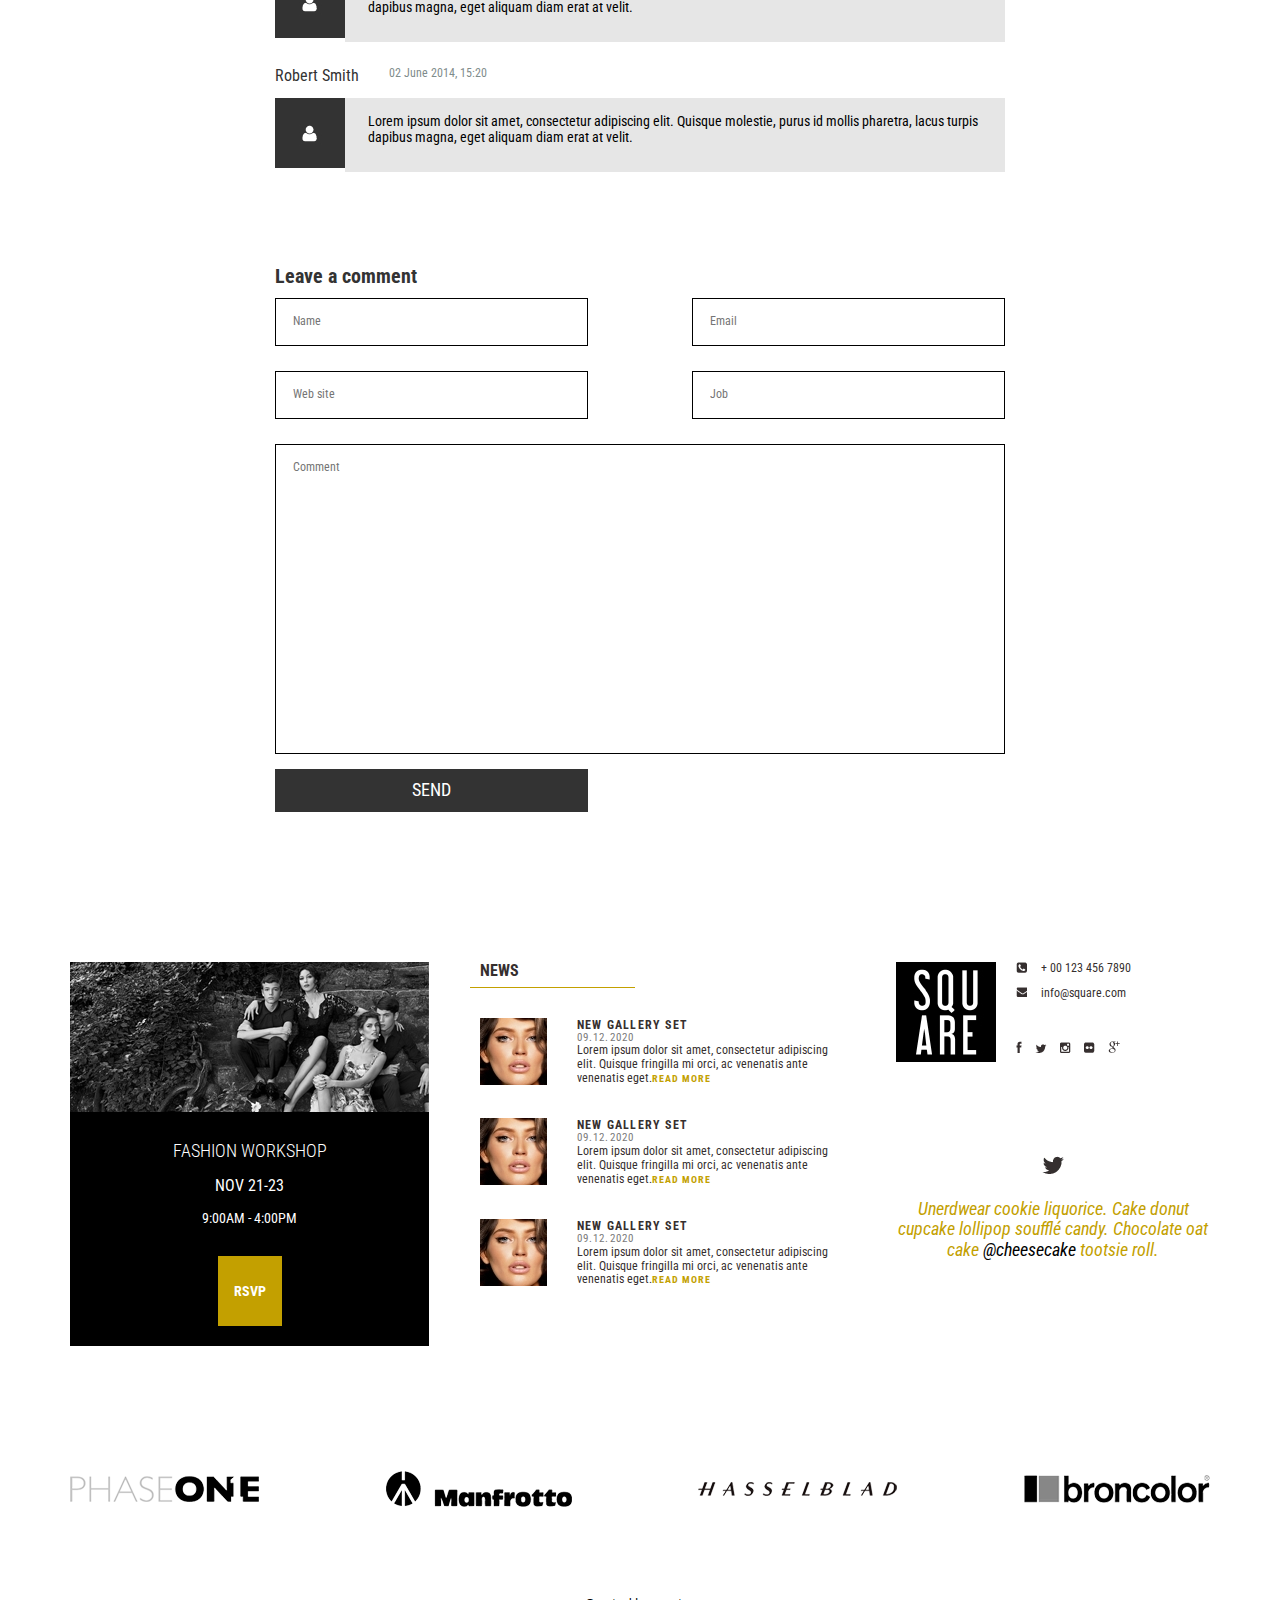
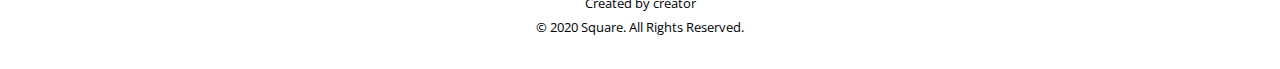
<file: square/post.html>
<!DOCTYPE html>
<html lang="en">

<head>
  <meta charset="UTF-8">
  <meta name="viewport" content="width=device-width, initial-scale=1.0">
  <meta http-equiv="X-UA-Compatible" content="ie=edge">
  <title>Document</title>
  <link rel="stylesheet" href="css/style.min.css">
</head>
<body>

	<header id="header" class="header">
		<div class="container">
			<nav class="nav">
				<div class="menu"><span></span></div>
				<ul>
					<li><a href="#"><img src="img/facebook.png" alt=""></a></li>
					<li><a href="#"><img src="img/twitter.png" alt=""></a></li>
					<li><a href="#"><img src="img/inst.png" alt=""></a></li>
					<li><a href="#"><img src="img/dot.png" alt=""></a></li>
					<li><a href="#"><img src="img/google.png" alt=""></a></li>
					<li><a href="#"><img src="img/message.png" alt=""></a></li>
				</ul>
			</nav>
			<div class="menu-left">
				<ul>
					<li><a href="#">Home</a></li>
					<li><a href="about.html">About</a></li>
					<li><a href="blog.html">Blog</a></li>
					<li><a href="portfolio.html">Portfolio</a></li>
					<li><a href="contacts.html">Contacts</a></li>
				</ul>
			</div>
			<div class="logo"><a href="\"><img src="img/logo.jpg" alt=""></a></div>
		</div>
	</header>

	<section class="post">
		<div class="container">
			<div class="post__img"><img src="img/big_brad.jpg" alt=""></div>
			<div class="post__title">Lorem ipsum dolor sit amet, consectetur adipiscing elit.</div>
			<div class="post__meta">
				<div class="post__date">02/03/2020</div>
				<div class="post__comments">201</div>
				<div class="post__likes">400</div>
			</div>
			<div class="post__text">Duis dapibus aliquam mi, eget euismod sem scelerisque ut. Vivamus at elit quis urna adipiscing iaculis. Curabitur vitae velit in neque dictum blandit. Proin in iaculis neque. Pellentesque habitant morbi tristique senectus et netus et malesuada fames ac turpis egestas. Curabitur vitae velit in neque dictum blandit. <p>Proin in iaculis neque. Pellentesque habitant morbi tristique senectus et netus et malesuada fames ac turpis egestas. Duis dapibus aliquam mi, eget euismod sem scelerisque ut. Vivamus at elit quis urna adipiscing iaculis. Curabitur vitae velit in neque dictum blandit. Proin in iaculis neque. Pellentesque habitant morbi tristique senectus et netus et malesuada fames ac turpis egestas.</p> Curabitur vitae velit in neque dictum blandit. Proin in iaculis neque. Pellentesque habitant morbi tristique senectus et netus et malesuada fames ac turpis egestas. Duis dapibus aliquam mi, eget euismod sem scelerisque ut. Vivamus at elit quis urna adipiscing iaculis. Curabitur vitae velit in neque dictum blandit. Proin in iaculis neque. Pellentesque habitant morbi tristique senectus et netus et malesuada fames ac turpis egestas. Curabitur vitae velit in neque dictum blandit. Proin in iaculis neque. Pellentesque habitant morbi tristique senectus et netus et malesuada fames ac turpis egestas. <p>Duis dapibus aliquam mi, eget euismod sem scelerisque ut. Vivamus at elit quis urna adipiscing iaculis. Curabitur vitae velit in neque dictum blandit. Proin in iaculis neque. Pellentesque habitant morbi tristique senectus et netus et malesuada fames ac turpis egestas. Curabitur vitae velit in neque dictum blandit. Proin in iaculis neque. Pellentesque habitant morbi tristique senectus et netus et malesuada fames ac turpis egestas.</p> </div>
			<div class="post__share">
				<div class="post__share-left">
					<div class="post__share-title">SHARE</div>
					<div class="post__item"><a href="#"><img src="img/facebook.png" alt=""></a></div>
					<div class="post__item"><a href="#"><img src="img/twitter.png" alt=""></a></div>
				</div>
				<div class="post__right">
					<a href="#"><img src="img/share.png" alt=""></a>
				</div>
			</div>
		</div>
	</section>

	<section class="comments">
		<div class="container">
			<div class="comments__title">10 Comments</div>
			<div class="comments__wrapper">
				<div class="comments__item">
					<div class="comments__item-top">
						<div class="comments__item-name">Robert Smith</div>
						<div class="comments__item-date">02 June 2014, 15:20</div>
					</div>
					<div class="comments__item-bottom">
						<div class="comments__item-pic"><img src="img/comment_pic.jpg" alt=""></div>
						<div class="comments__item-text">Lorem ipsum dolor sit amet, consectetur adipiscing elit. Quisque molestie, purus id mollis pharetra, lacus turpis dapibus magna, eget aliquam diam erat at velit.</div>
					</div>
				</div>
				<div class="comments__item">
					<div class="comments__item-top">
						<div class="comments__item-name">Robert Smith</div>
						<div class="comments__item-date">02 June 2014, 15:20</div>
					</div>
					<div class="comments__item-bottom">
						<div class="comments__item-pic"><img src="img/comment_pic.jpg" alt=""></div>
						<div class="comments__item-text">Lorem ipsum dolor sit amet, consectetur adipiscing elit. Quisque molestie, purus id mollis pharetra, lacus turpis dapibus magna, eget aliquam diam erat at velit.</div>
					</div>
				</div>
			</div>

			<form action="">
				<div class="form__title">Leave a comment</div>
				<div class="form__top">
					<input type="text" placeholder="Name">
					<input type="text" placeholder="Email">
				</div>
				<div class="form__bottom">
					<input type="text" placeholder="Web site">
					<input type="text" placeholder="Job">
				</div>
				<textarea name="" id="" cols="30" rows="20" placeholder="Comment"></textarea>
				<p>
					<input type="submit" value="SEND" class="send">
				</p>
			</form>
		</div>
	</section>

	<div class="bottom">
		<div class="container">
			<div class="bottom__inner">
				<div class="bottom__workshop">
					<div class="bottom__workshop-top"><img src="img/bottom_img.jpg" alt=""></div>
					<div class="bottom__workshop-text">
						<div class="bottom__workshop-title">fashion workshop</div>
						<div class="bottom__workshop-date">NOV 21-23</div>
						<div class="bottom__workshop-time">9:00am - 4:00pm</div>
						<div class="bottom__workshop-btn"><a href="#">rsvp</a></div>
					</div>
				</div>
				<div class="bottom__news">
					<div class="bottom__news-title">news</div>
					<div class="bottom__news-item">
						<div class="bottom__news-img"><img src="img/news1.jpg" alt=""></div>
						<div class="bottom__news-info">
							<div class="bottom__info-title">New Gallery Set</div>
							<div class="bottom__info-date">09.12.2020</div>
							<div class="bottom__info-text">Lorem ipsum dolor sit amet, consectetur adipiscing elit. Quisque fringilla mi orci, ac venenatis ante venenatis eget.<a href="#">read more</a></div>
						</div>
					</div>
					<div class="bottom__news-item">
						<div class="bottom__news-img"><img src="img/news1.jpg" alt=""></div>
						<div class="bottom__news-info">
							<div class="bottom__info-title">New Gallery Set</div>
							<div class="bottom__info-date">09.12.2020</div>
							<div class="bottom__info-text">Lorem ipsum dolor sit amet, consectetur adipiscing elit. Quisque fringilla mi orci, ac venenatis ante venenatis eget.<a href="#">read more</a></div>
						</div>
					</div>
					<div class="bottom__news-item">
						<div class="bottom__news-img"><img src="img/news1.jpg" alt=""></div>
						<div class="bottom__news-info">
							<div class="bottom__info-title">New Gallery Set</div>
							<div class="bottom__info-date">09.12.2020</div>
							<div class="bottom__info-text">Lorem ipsum dolor sit amet, consectetur adipiscing elit. Quisque fringilla mi orci, ac venenatis ante venenatis eget.<a href="#">read more</a></div>
						</div>
					</div>
				</div>
				
				<div class="bottom__contacts">
					<div class="bottom__contacts-inner">
						<div class="bottom__contacts-logo"><img src="img/bottom_logo.jpg" alt=""></div>
						<div class="bottom__contacts-right">
							<div class="bottom__contacts-phone">+ 00 123 456 7890</div>
							<div class="bottom__contacts-email">info@square.com</div>
							<ul>
								<li><a href="#"><img src="img/facebook.png" alt=""></a></li>
								<li><a href="#"><img src="img/twitter.png" alt=""></a></li>
								<li><a href="#"><img src="img/inst.png" alt=""></a></li>
								<li><a href="#"><img src="img/dot.png" alt=""></a></li>
								<li><a href="#"><img src="img/google.png" alt=""></a></li>
							</ul>
						</div>
					</div>
					<div class="bottom__contacts-twitter">
						<img src="img/bottom_twitter.jpg" alt="">
						<div class="bottom__twitter-text">Unerdwear cookie liquorice. Cake donut cupcake lollipop soufflé candy. Chocolate oat cake <a href="#">@cheesecake</a> tootsie roll.</div>
					</div>
				</div>
			</div>
		</div>
	</div>

	<footer class="footer">
		<div class="container">
			<div class="partners">
				<div class="partners__item"><img src="img/part1.png" alt=""></div>
				<div class="partners__item"><img src="img/part2.png" alt=""></div>
				<div class="partners__item"><img src="img/part3.png" alt=""></div>
				<div class="partners__item"><img src="img/part4.png" alt=""></div>
			</div>
			<div class="footer__inner">
				<div class="footer__create">Created by creator</div>
				<div class="footer__copy">© 2020 Square. All Rights Reserved.</div>
			</div>
		</div>
	</footer>

  <script src="https://ajax.googleapis.com/ajax/libs/jquery/3.4.1/jquery.min.js"></script>
  <script src="js/libs.min.js"></script>
  <script src="js/main.js"></script>
</body>

</html>
</file>
<file: agency/css/fonts.css>
@font-face {
  font-family: 'icomoon';
  src:  url('fonts/icomoon.eot?wfq3mh');
  src:  url('fonts/icomoon.eot?wfq3mh#iefix') format('embedded-opentype'),
    url('fonts/icomoon.ttf?wfq3mh') format('truetype'),
    url('fonts/icomoon.woff?wfq3mh') format('woff'),
    url('fonts/icomoon.svg?wfq3mh#icomoon') format('svg');
  font-weight: normal;
  font-style: normal;
}

[class^="icon-"], [class*=" icon-"] {
  /* use !important to prevent issues with browser extensions that change fonts */
  font-family: 'icomoon' !important;
  speak: none;
  font-style: normal;
  font-weight: normal;
  font-variant: normal;
  text-transform: none;
  line-height: 1;

  /* Better Font Rendering =========== */
  -webkit-font-smoothing: antialiased;
  -moz-osx-font-smoothing: grayscale;
}

.icon-envelope-o:before {
  content: "\f003";
}
.icon-check:before {
  content: "\f00c";
}
.icon-map-marker:before {
  content: "\f041";
}
.icon-phone:before {
  content: "\f095";
}
.icon-briefcase:before {
  content: "\f0b1";
}
.icon-bars:before {
  content: "\f0c9";
}
.icon-navicon:before {
  content: "\f0c9";
}
.icon-reorder:before {
  content: "\f0c9";
}
.icon-angle-left:before {
  content: "\f104";
}
.icon-angle-right:before {
  content: "\f105";
}
.icon-quote-right:before {
  content: "\f10e";
}
</file>
<file: agency/css/style.css>
*{
	box-sizing: border-box;
}
body{
	/*font-family: 'Roboto', sans-serif;*/
	font-family: 'PT Serif', serif;
	font-weight: 400;
	font-size: 14px;
	line-height: 18px;
	color: #5e5e5e;
}

a{
	text-decoration: none;
	display: inline-block;
}

ul, li{
	list-style: none;
	margin: 0;
	padding: 0;
}

.container{
	max-width: 1170px;
	margin: 0 auto;
	padding: 0 15px;
}

header{
	font-family: 'Roboto', sans-serif;
}
.header__top{
	background-color: #303030;
	

}
.header__btn{
	float: right;
	line-height: 36px;
	font-size: 16px;
	color: #1b1b1b;
	background-color: #ffc222;
	padding: 5px 20px 4px 50px;
	position: relative;


}

.header__btn:before{
	content: "\f0b1";
	position: absolute;
	left: 22px;
	font-family: 'icomoon' !important;

}

.header__contacts{
	content: "";
	clear: both;
	display: block;
}

.header__phone, .header__email{
	color: #cbcfcb;
	letter-spacing: 0.25px;
	line-height: 45px;
	position: relative;
	font-family: 'icomoon' !important;
	

}
.header__phone{
	padding-left: 20px;
	padding-right: 30px;
}

.header__phone:before{
	content: "\f095";
	position: absolute;
	left: 0;
	color: #ffc222
}
.header__email{
	padding-left: 24px;

}

.header__email:before{
	content: "\f003";
	position: absolute;
	left: 0;
	color: #ffc222
}

.header__content{
	padding: 34px 0 24px;
}

.header__content-inner{
display: flex;
justify-content: space-between;
}

.menu li{
	display: inline-block;
}

.menu a{
	color: #323232;
	font-size: 16px;
	line-height: 36px;
	border: 3px solid transparent;
	padding: 0 16px;

}
.menu__burger{
	display: none;
	z-index: 11;
	
}
.menu__burger-bg{
	display: none;
	position: absolute;
	top: 0;
	left: 0;
	z-index: 9;
	width: 100%;
	height: 100%;
	background-color:rgba(0,0,0,.4);

}
.menu__burger-bg_active{
	display: block;
}
.menu a:hover{
	transition: 0.5s;
	border-color: #ffc222;
}
/* Моя проблема с падингами*/
.menu li +li {
	padding-left: 10px;
}
.menu__active{
	left: 0% !important;
}
.menu__active ul{
	display: grid;
	text-align:center;
	padding-top: 20%;
}
.menu__active ul li a{
	color: #ffffff;	
	width: 100%;
}

#modal{
	display: none;
}

.slider{
	background-image: url(../img/slider-bg.jpg);
	background-repeat: no-repeat;
	-webkit-background-size: cover;
	background-size: cover;
	background-position: center;
	min-height: 500px;
	
}
.slider-inner{
	position: relative;
}


.slick-btn{
	position: absolute;
	top: 70%;
	z-index: 3;
	width: 40px;
	height: 40px;
	border: 1px solid #fff;
	background-color: #ffc222;
	outline: none;
	cursor: pointer;

}

.slick-btn.slick-disabled{
	cursor: default;
	background-color: transparent;
}

.slick-next{
	right: 0


}
.slick-btn:before{
	content: '';
	position: absolute;
	top: 30%;
	left: 45%;
	transform: translateY(-50%,-50%);
	color: #fff;	


}
.slick-next:before{
	content: "\f105";
	font-family: 'icomoon' !important;

}

.slick-prev:before{
	content: "\f104";
	font-family: 'icomoon' !important;

}



.slick-prev{
 left: 0;
}


.slider-item-content{
	text-align: center;
	padding-top: 110px;
	max-width: 665px;
	margin: 0 auto;


}

.slider-item{
	outline: none;

}


.slider__title{
	text-transform: uppercase;
	font-size: 30px;
	line-height: 36px;
	letter-spacing: 0.5;
	color: white;
	margin-bottom: 22px;
	font-family: 'Roboto', sans-serif;

}
.slider__text{
	font-size: 18px;
	line-height: 24px;
	letter-spacing:0;
	color: #d3d2d2;
	margin-bottom: 50px;
}



.default__btn a{
	position: relative;
	color: white;
	font-size: 14px;
	line-height: 24px;
	font-weight: 500;
	font-family: 'Roboto', sans-serif;
	padding: 8px 30px 8px 24px;
	border: 1px solid #ffc222;
	border-right-width: 20px;
	outline: none;
	z-index: 1;
	

}
.default__btn a:after{
	content: "\f105";
	position: absolute;
	font-family: 'icomoon' !important;
	transform: translateY(-50%);
	top: 50%;
	right: -13px;
	color: #fff;

}

.servises{
	padding: 50px 0px 30px;
}

.servises__top,
.news__top{
	display: flex;
	justify-content: space-between;
	margin-bottom: 60px;
}

.servises__title-box, .form__title-box, .news__title-box
{
	max-width: 520px;
	padding-left: 140px;
	position: relative;

}

.servises__title-box:before, .form__title-box:before, .news__title-box:before{
	content: '';
	position: absolute;
	width: 105px;
	height: 2px;
	background-color: #ffc222;
	left: 0;
	top: 11px;
}

.servises__title, .form__title, .news__title{
	font-size: 24px;
	line-height: 24px;
	color: #000;
	font-weight: 500;
	font-family: 'Roboto', sans-serif;
	margin-bottom: 10px;


}

.servises__text, .form__text, .news__text{
	letter-spacing: 0.1;
	font-family: 'Roboto', sans-serif;


}

.servises__btn a, .news__btn a{
	font-size:14px;
	line-height: 24px;
	letter-spacing: .25;
	font-family: 'Roboto', sans-serif;
	border: 3px solid #e6e6e6;
	padding: 5px 38px;
	color: #373636;
}

.servises__itmes{
	display: flex;
	justify-content: space-between;
}

.servises__item{
	max-width: 360px;
	text-align: center;
	padding: 30px 0px 80px;
	
	position: relative;
	min-height: 375px;
	background-color: #f9f9f9;
	box-shadow: 0px 7px 24.3px 2.7px rgb( 91, 89, 89, .14 );

}
.servises-item__title{
	font-family: 'Roboto', sans-serif;
	font-size: 18px;
	line-height: 24px;
	font-weight: 500;
	color: #212020;
	margin: 24px 0px 30px;
	text-align: center;



}

.servises-item-text{
	letter-spacing: .1;
	padding: 0px 35px 30px;
	text-align: center; 


}
.servises-item__btn{
	position: absolute;
	display: flex;
	bottom: 40px;
	left: 0;
	right: 0;

}

.servises-item__btn .default__btn a{
	color: #373636;
}

.servises-item__btn .default__btn a:after{
	
	color: #fff;
}
.servises-item__link{
	color: #050505;
	border-bottom: 2px solid #000;
	padding: 0;
	max-height: 20px;
	font-family: 'Roboto', sans-serif;
	margin: 10px 60px 0px 40px;
}


.about{
	background-image: url(../img/about-bg.jpg);
	background-repeat: no-repeat;
	-webkit-background-size: cover;
	background-size: cover;
	background-position: center;
	min-height: 300px;
	margin: 35px 0 60px;
	padding-bottom: 20px;
}

.about-content{
	max-width: 555px;
}
.about-titile{
	font-size: 24px;
	line-height: 24px;
	color: #ffffff;
	font-family: 'Roboto', sans-serif;
	padding:40px 0px 35px;
}

.about-text{
	color: #d3d2d2;
	line-height: 24px;
	letter-spacing: 0.1;
	padding-bottom: 40px;
}
.about-content .default__btn a:after{
	
	color: #000;
}

.form__title-box{
	margin-bottom: 35px;
}

.form__inner{
	padding-bottom: 40px;
	background-image: url(../img/woman.png);
	background-repeat: no-repeat;
	min-height: 460px;
	background-position: bottom right;
}

.form__wrapper{
	max-width: 850px;

}

.form__box-inner{
	display: flex;
	justify-content: space-between;
}

.form__box-left{
	max-width: 260px;
	width: 100%;

}

.form__box-right{
	max-width: 555px;
	width: 100%;
}

.form__box-inner label,
.form__box-inner input,
.form__box-inner textarea{
	display: block;
	width: 100%;
}
.form__box-inner label{
	color: #282828;
	line-height: 26px;
	font-family: 'Roboto', sans-serif;
}

.form__box-inner input{
	margin-bottom: 26px;
	outline: none;
	height: 40px;
	border: 1px solid #e6e6e6;
	padding: 0px 10px;
}

.form__box-inner select{
	height: 40px;
	border: 1px solid #e6e6e6;
	outline: none;
	padding: 0px 17px;
}
.form__box-inner .jq-selectbox.jqselect{
	display: block;
	width: 100%;
}

.form__box-inner .jq-selectbox__select{
	border: 1px solid #e6e6e6;
	outline: none;
	padding-left: 17px;
	padding-top: 5px;
	background: transparent;
	box-shadow: none;
	border-radius: 0;
	height: 40px;
}
.form__box-inner .jq-selectbox__trigger-arrow:before{
	content: "\f105";
	position: absolute;
	font-family: 'icomoon' !important;
	transform: translateY(-50%);
	right: 18px;
	top: 18%;
	transform: rotate(90deg);

	color: #908f8f;

}

.form__box-inner .jq-selectbox__dropdown {
	
	width: 100%;
	margin: 2px 0 0;
	padding: 0;
	border: 1px solid #e6e6e6;
	border-radius: 4px;
	background: #FFF;
	box-shadow: 0 2px 10px rgba(0,0,0,.2);
	
}

.form__box-inner .jq-selectbox li {
	min-height: 18px;
	padding: 5px 10px 6px;
	color: #231F20;
}
.jq-selectbox li.selected {
	background-color: #A3ABB1;
	color: #FFF;
}
.jq-selectbox li:hover {
	background-color: #08C;
	cursor: pointer;
	color: #FFF;
}
.jq-selectbox li.disabled {
	color: #AAA;
}
.jq-selectbox li.disabled:hover {
	background: none;
}
.jq-selectbox li.optgroup {
	font-weight: bold;
}
.jq-selectbox li.optgroup:hover {
	background: none;
	color: #231F20;
	cursor: default;
}
.jq-selectbox li.option {
	padding-left: 25px;
}


.form__box-inner textarea{
	border: 1px solid #e6e6e6;
	outline: none;
	padding: 10px;
	height: 220px;
	resize: none;
}

.form__box-inner button{
	background-color: transparent;
	border: none;
	margin-right: -6px;
	margin-top: 40px;
	float: right;
} 
.form__box-inner button a{
	color: #000;
}

.form__box-inner button a:after{
	color: #000;
}


.advantages{
	background-image: url(../img/advantages-bg.jpg);
	-webkit-background-size: cover;
	background-size: cover;
	background-position: center;
	background-repeat: no-repeat;
	padding-bottom: 30px;
	min-height: 285px;
}

.advantages__items{
	display: flex;
	justify-content: space-between;
}

.advantages__item{
	max-width: 360px;
	text-align: center;
}
.advantages__title{
	font-size: 18px;
	line-height: 24px;
	font-family: 'Roboto', sans-serif;
	color: #fff;
	padding: 115px 0 20px;
	position: relative;

}

.advantages__title:before{
	content: "\f00c";
	font-family: 'icomoon' !important;
	border: 2px solid #fcc222;
	padding: 7px 10px;
	position: absolute;
	top: 50px;	
	left: 50%;
	transform: translateX(-50%);


}
.advanages__text{
	line-height: 24px;
	letter-spacing: 0.1;
	color:#d3d2d2;
	
}


.news{
	background-color: #f9f9f9;
	padding: 60px 0px 110px;
}
.news__inner{
	display: flex;
	justify-content: space-between;

}
.news__blog{
	max-width: 265px;
	margin-left: 10px;
}

.news__img{
	position: relative;

}

.news__date{
	position: absolute;
	width: 50px;
	height: 55px;
	background-color: #ffc222;
	text-align: center;
	color:#fff;
	padding-top: 30px;
	font-weight: bold;
	top: 0;
	left: 10px;

}
.news__blog-title{
	font-family: 'Roboto', sans-serif;
	font-size: 16px;
	font-weight: 500;
	color: #242424;
	letter-spacing: 0.5;
	padding: 12px 0px;




}
.news__blog-text{
	letter-spacing: 0.1;
	color: #5e5e5e;
	padding-bottom: 10px;



}

.news__slider{
	max-width: 555px;
	box-shadow: 0px 7px 24.3px 2.7px rgb( 91, 89, 89, .14 );
	background-color: #fff;
	padding: 60px 35px 45px 70px;
	position: relative; 
	outline: none;
}

.news__slider:before{
	content: "\f10e";
	font-family: 'icomoon' !important;
	position: absolute;
	top: 0;
	width: 65px;
	height: 30px;
	background-color: #ffc222;
	color: #fff;
	text-align: center;
	font-size: 16px;
	line-height: 30px;
 	
}

.news__slider-title{
	color: #242424;
	font-size: 18px;
	line-height: 24px;
	letter-spacing: 0.5;
	padding-bottom: 12px;
}

.news__slider-text{
	letter-spacing: 0.1;
	padding-bottom: 30px;
}
.news__slider-author{
	color: #212020;
	letter-spacing: 0.1;
}

.news__slider-inner .slick-btn{
	top:auto;
	bottom: -110px;

}

.news__slider-inner .slick-next{
	right: -35px;


}
.news__slider-inner .slick-prev{
	right: 20px;
	left: auto;
}
.news__slider-inner .slick-disabled{
	
	border-color: #dadada;
}


.news__slider-inner .slick-disabled:before{
	color: #dadada;
}

.footer__content{
	background-color: #595959;
	padding: 22px 0px 30px;
}

.footer__copy{
	background-color: #303030;
	text-align: center;
	font-size: 12px;
	line-height: 24px;
	color: #ffffff;
	letter-spacing: 0.5;
	font-family: 'Roboto', sans-serif;
}
.footer__inner{
	display: flex;
	justify-content: space-between;
}
.footer__info{
	max-width: 360px;
}

.footer__title{
	font-size: 16px;
	line-height: 36px;
	color: #ffffff;
	padding-bottom: 15px;
	font-family: 'Roboto', sans-serif;
	letter-spacing: 0.5;
}

.footer___text{
	color: #d3d2d2;
	padding-bottom: 20px;
}
.footer__btn{
	float: none;
	margin-bottom: 20px;
}
.footer__map iframe{
	width: 630px;
	height: 235px;
	margin-top: 20px;
}

.footer__list li a{
	color: #ffffff;
	font-size: 16px;
	line-height: 24px;
	letter-spacing: 0.25;
	padding-bottom: 15px;
	font-family: 'Roboto', sans-serif;

}

.footer__maps:before{
	content: "\f041";
 	font-family: 'icomoon' !important;
 	color: #ffc222;
 	margin-right: 15px;
}

.footer__email:before {
	content: "\f003";
 	font-family: 'icomoon' !important;
 	color: #ffc222;
 	margin-right: 15px;
}
.footer__phone:before{
 	content: "\f095";
 	font-family: 'icomoon' !important;
 	color: #ffc222;
 	margin-right: 15px;



}

#modal input{
	display: block;
	width: 100%;
	margin-bottom: 20px;
	font-family: 'Roboto', sans-serif;
	outline: none;
	height: 40px;
	border: 1px solid #e6e6e6;
	padding: 0px 10px;

}
#modal{
	width: 300px;
}
#modal input[type="submit"]{
	background-color: #ffc222;
}
</file>
<file: agency/css/media.css>
@media(max-width:1137px){
  .servises__itmes{
    flex-wrap: wrap;
  }
  .servises__item{
    max-width: 48%;
    margin-bottom: 20px;
  }
  .servises-item__btn .default__btn{
    margin-left: auto;
    margin-right: 20px;
  }
  .form__inner{
    background-image: none;
  }
  .form__wrapper{
    max-width:100%;
  }
  .news__slider{
    max-width: 70%;
    padding: 79px 35px 74px 71px;
    margin-bottom: 75px;
  }
  .news__inner{
    display: block;
  }
  .news__slider-inner .slick-btn{
    bottom: -132px;
  }
  .news__blog{
    margin-right: 30px;
  }
}
@media(max-width:1020px){
  .footer__map iframe{
    max-width: 500px;
  }
}
@media(max-width:859px){
  .form__box-right,.form__box-left{
    max-width: 100%;
  }
  .form__box-inner{
    flex-wrap: wrap;
  }
  .advantages__item{
    max-width: 48%;
  }
  .advantages__items{
    flex-wrap: wrap;
  }
  .news__slider{
    max-width: 100%;
  }
  .footer__map iframe{
    max-width: 400px;
  }
}
@media(max-width:770px){
  .servises__top{
    display: block;
  }
  .servises__title-box, .form__title-box, .news__title-box{
    max-width: 100%;
    margin-bottom: 20px;
  }
  .news__top{
    flex-wrap: wrap;
  }
  .servises__item{
    max-width: 100%;
  }
  .footer__inner{
    display: block;
  }
  .footer__map iframe{
    max-width:100%;
  }
  .footer__info{
    max-width: 100%;
    text-align:center;
  }
}
@media(max-width:659px){
  .header__btn{
    width: 100%;
    float: none;
    text-align: center;
  }
  .menu{
    position: fixed;
    z-index: 10;
    top: 0;
    left: -100%;	
    width: 70%;
    height: 100%;
    background-color: #303030;
    transition: all 0.3s;
  }
  .menu__burger{
    display: block;
    width: 30px;
    height: 20px;
    background-color: transparent;
    position: relative;
  }
  .menu__burger span{
    position: absolute;
    width: 100%;
    height: 3px;
    background-color: #000;
    left: 0;
    top: 50%;
    transform: translateY(-50%);
  }
  .menu__burger:before,.menu__burger:after{
    content: '';
    position: absolute;
    width: 100%;
    height: 3px;
    background-color: #000;
    left: 0;
    
  }
  .menu__burger:before{
    top: 0;
  }
  .menu__burger:after{
    bottom: 0;
  }
  .slick-btn{
    display: none !important;
  }
  .advantages__item{
    max-width: 100%;
  }
  .news__blog-inner{
    margin: 0 auto;
    text-align: center;
  }
  .news__blog{
    margin-top: 20px;
  }
  .news__slider{
    margin-bottom: 10px;
    padding: 40px 30px;
  }
  .header__phone{
    padding-right: 0;
  }
  .menu li +li{
    padding-left: 0;
  }
}

@media(max-width:400px){
  .servises__title-box,.form__title-box,.news__title-box{
    padding-left: 0;
  }
  .servises__title-box:before,.form__title-box:before,.news__title-box:before{
    width: 0;
  }
  .header__contacts{
    text-align: center;
  }
  .servises-item__link{
    margin:10px 25px 0px 40px;
  }
  .news__slider-title{
    font-size: 16px;
  }
  .news__slider-text{
    font-size: 13px;
  }
}

@media(min-width:660){
  .menu__burger-bg_active{
    display: none;
  }
}
</file>
<file: MartaUp/css/preloader.css>
.cssload-tetrominos {
	position: absolute;
	left: 50%;
	top: 50%;
	transform: translate(-109px, -94px);
		-o-transform: translate(-109px, -94px);
		-ms-transform: translate(-109px, -94px);
		-webkit-transform: translate(-109px, -94px);
		-moz-transform: translate(-109px, -94px);
}

.cssload-tetromino {
	width: 94px;
	height: 109px;
	position: absolute;
	transition: all ease 0.35s;
		-o-transition: all ease 0.35s;
		-ms-transition: all ease 0.35s;
		-webkit-transition: all ease 0.35s;
		-moz-transition: all ease 0.35s;
	background: url('data:image/svg+xml;utf-8,%3Csvg xmlns="http://www.w3.org/2000/svg" viewBox="0 0 612 684"%3E%3Cpath fill="%23010101" d="M305.7 0L0 170.9v342.3L305.7 684 612 513.2V170.9L305.7 0z"/%3E%3Cpath fill="%23fff" d="M305.7 80.1l-233.6 131 233.6 131 234.2-131-234.2-131"/%3E%3C/svg%3E') no-repeat top center;
}

.cssload-box1 {
	animation: cssload-tetromino1 1.73s ease-out infinite;
		-o-animation: cssload-tetromino1 1.73s ease-out infinite;
		-ms-animation: cssload-tetromino1 1.73s ease-out infinite;
		-webkit-animation: cssload-tetromino1 1.73s ease-out infinite;
		-moz-animation: cssload-tetromino1 1.73s ease-out infinite;
}

.cssload-box2 {
	animation: cssload-tetromino2 1.73s ease-out infinite;
		-o-animation: cssload-tetromino2 1.73s ease-out infinite;
		-ms-animation: cssload-tetromino2 1.73s ease-out infinite;
		-webkit-animation: cssload-tetromino2 1.73s ease-out infinite;
		-moz-animation: cssload-tetromino2 1.73s ease-out infinite;
}

.cssload-box3 {
	animation: cssload-tetromino3 1.73s ease-out infinite;
		-o-animation: cssload-tetromino3 1.73s ease-out infinite;
		-ms-animation: cssload-tetromino3 1.73s ease-out infinite;
		-webkit-animation: cssload-tetromino3 1.73s ease-out infinite;
		-moz-animation: cssload-tetromino3 1.73s ease-out infinite;
	z-index: 2;
}

.cssload-box4 {
	animation: cssload-tetromino4 1.73s ease-out infinite;
		-o-animation: cssload-tetromino4 1.73s ease-out infinite;
		-ms-animation: cssload-tetromino4 1.73s ease-out infinite;
		-webkit-animation: cssload-tetromino4 1.73s ease-out infinite;
		-moz-animation: cssload-tetromino4 1.73s ease-out infinite;
}









@keyframes cssload-tetromino1 {
	0%, 40% {
		transform: translate(0, 0);
	}
	50% {
		transform: translate(47px, -26px);
	}
	60%, 100% {
		transform: translate(94px, 0);
	}
}

@-o-keyframes cssload-tetromino1 {
	0%, 40% {
		-o-transform: translate(0, 0);
	}
	50% {
		-o-transform: translate(47px, -26px);
	}
	60%, 100% {
		-o-transform: translate(94px, 0);
	}
}

@-ms-keyframes cssload-tetromino1 {
	0%, 40% {
		-ms-transform: translate(0, 0);
	}
	50% {
		-ms-transform: translate(47px, -26px);
	}
	60%, 100% {
		-ms-transform: translate(94px, 0);
	}
}

@-webkit-keyframes cssload-tetromino1 {
	0%, 40% {
		-webkit-transform: translate(0, 0);
	}
	50% {
		-webkit-transform: translate(47px, -26px);
	}
	60%, 100% {
		-webkit-transform: translate(94px, 0);
	}
}

@-moz-keyframes cssload-tetromino1 {
	0%, 40% {
		-moz-transform: translate(0, 0);
	}
	50% {
		-moz-transform: translate(47px, -26px);
	}
	60%, 100% {
		-moz-transform: translate(94px, 0);
	}
}

@keyframes cssload-tetromino2 {
	0%, 20% {
		transform: translate(94px, 0px);
	}
	40%, 100% {
		transform: translate(140px, 26px);
	}
}

@-o-keyframes cssload-tetromino2 {
	0%, 20% {
		-o-transform: translate(94px, 0px);
	}
	40%, 100% {
		-o-transform: translate(140px, 26px);
	}
}

@-ms-keyframes cssload-tetromino2 {
	0%, 20% {
		-ms-transform: translate(94px, 0px);
	}
	40%, 100% {
		-ms-transform: translate(140px, 26px);
	}
}

@-webkit-keyframes cssload-tetromino2 {
	0%, 20% {
		-webkit-transform: translate(94px, 0px);
	}
	40%, 100% {
		-webkit-transform: translate(140px, 26px);
	}
}

@-moz-keyframes cssload-tetromino2 {
	0%, 20% {
		-moz-transform: translate(94px, 0px);
	}
	40%, 100% {
		-moz-transform: translate(140px, 26px);
	}
}

@keyframes cssload-tetromino3 {
	0% {
		transform: translate(140px, 26px);
	}
	20%, 60% {
		transform: translate(94px, 53px);
	}
	90%, 100% {
		transform: translate(47px, 26px);
	}
}

@-o-keyframes cssload-tetromino3 {
	0% {
		-o-transform: translate(140px, 26px);
	}
	20%, 60% {
		-o-transform: translate(94px, 53px);
	}
	90%, 100% {
		-o-transform: translate(47px, 26px);
	}
}

@-ms-keyframes cssload-tetromino3 {
	0% {
		-ms-transform: translate(140px, 26px);
	}
	20%, 60% {
		-ms-transform: translate(94px, 53px);
	}
	90%, 100% {
		-ms-transform: translate(47px, 26px);
	}
}

@-webkit-keyframes cssload-tetromino3 {
	0% {
		-webkit-transform: translate(140px, 26px);
	}
	20%, 60% {
		-webkit-transform: translate(94px, 53px);
	}
	90%, 100% {
		-webkit-transform: translate(47px, 26px);
	}
}

@-moz-keyframes cssload-tetromino3 {
	0% {
		-moz-transform: translate(140px, 26px);
	}
	20%, 60% {
		-moz-transform: translate(94px, 53px);
	}
	90%, 100% {
		-moz-transform: translate(47px, 26px);
	}
}

@keyframes cssload-tetromino4 {
	0%, 60% {
		transform: translate(47px, 26px);
	}
	90%, 100% {
		transform: translate(0, 0);
	}
}

@-o-keyframes cssload-tetromino4 {
	0%, 60% {
		-o-transform: translate(47px, 26px);
	}
	90%, 100% {
		-o-transform: translate(0, 0);
	}
}

@-ms-keyframes cssload-tetromino4 {
	0%, 60% {
		-ms-transform: translate(47px, 26px);
	}
	90%, 100% {
		-ms-transform: translate(0, 0);
	}
}

@-webkit-keyframes cssload-tetromino4 {
	0%, 60% {
		-webkit-transform: translate(47px, 26px);
	}
	90%, 100% {
		-webkit-transform: translate(0, 0);
	}
}

@-moz-keyframes cssload-tetromino4 {
	0%, 60% {
		-moz-transform: translate(47px, 26px);
	}
	90%, 100% {
		-moz-transform: translate(0, 0);
	}
}
</file>
<file: MartaUp/css/style.css>
*{
	box-sizing: border-box;
}
body{
	font-family: 'Source Sans Pro', sans-serif;
	font-size: 15px;
	line-height: 24px;
}
a{
	text-decoration: none;
	color: inherit;
}
.header{
	background-image: url(../images/bgi.jpg);
	min-height: 794px;
	background-repeat: no-repeat;
	-webkit-background-size: cover;
	background-size: cover;
	background-position: center;
}
.container{
	max-width: 1170px;
	margin: 0 auto;
	padding-left: 15px;
	padding-right: 15px;
}
.preloader{
	position: fixed;
	top: 0;
	left: 0;
	width: 100%;
	height: 100%;
	background-color: #fff;
	z-index: 10;
	opacity: 1;
	transition: all 1s;
}
.header__top{
	display: flex;
	justify-content: space-between;
	height: 100px;
	align-items: center;
}
.menu__list{
	display: flex;
}
.menu__list li+li{
	padding-left: 50px;
}
.login{
	padding-right: 44px;
	color: #fff;
	font-weight: 600;
	text-transform: uppercase;
}
.menu__list a{
	color: #fff;
	opacity: 0.6;
	text-transform: uppercase;
	font-weight: 600;
	transition: all 0.5s;
}
.menu__list a:hover{
	color: #fff;
	opacity: 1;
}
.sign-up{
	background-color: #fff;
	font-weight: 600;
	color: #250F8A;
	padding: 8px 43px;
	text-transform: uppercase;
	border-radius: 20px;
}
.header-slider {
	padding-top: 110px;

}
.header-slider__item {
	padding-bottom: 50px;
}
.header-slider__item-wrapper {
	display: flex;
	justify-content: space-between;
}
.header-slider__item-info {
	color: #FFFFFF;
	max-width: 506px;
}
.header-slider__item-title {
	font-size: 45px;
	line-height: 60px;
	font-weight: bold;
	margin-bottom: 10px;
}
.header__slider-description {
	font-size: 24px;
	line-height: 55px;
	margin-bottom: 60px;
}
.header__slider-btn {
	text-transform: uppercase;
	color: #250F8A;
	font-weight: 600;
	background: #FFCA00;
	border-radius: 25px;
	padding: 13px 39px;
	margin-bottom: 20px;
}
.header-slider__item-imagess {
	margin: 10px 82px 0 0;
}
.header-dots{
	list-style: none;
	position: absolute;
	right: 0;
	top: 50%;
	transform: translateY(-50%);
}
.header-dots button{
	border:none;
	background-color: #fff;
	opacity: .5;
	font-size: 0;
	padding: 0;
	width: 7px;
	height: 7px;
	border-radius: 3.5px;
	cursor: pointer;
	display: block;
	margin: 10px auto;
	transition: all 0.2s;
}
.header-dots .slick-active button{
	width: 15px;
	opacity: 1;
	color: #fff;
	outline: none;
}

.specialised {
	padding: 55px 0 50px;
	background-image: url(../images/s-bg.svg);
	background-position: left bottom;
	background-repeat: no-repeat;
}

.specialised__title {
	padding-bottom: 113px;
	
}
.title {
	text-align: center;
	font-size: 35px;
	line-height: 45px;
	color: #202020;
	font-weight: bold;
}
.specialised__items {
	display: flex;
	justify-content: space-between;
	max-width: 980px;
	margin: 0 auto;
}
.specialised__item {
	text-align: center;
	width: 280px;

}
.specialised__item-img {
	min-height: 159px;
}
.specialised__item-title {
	font-size: 20px;
	font-weight: bold;
	margin-bottom: 10px;
}
.specialised__item-info {
	opacity: 0.7;
	color: #272727;
}

.advatnages {
	background: #F4F9FD;
	padding-top: 64px;
	background-image: url(../images/adv-bg.svg);
	background-repeat: no-repeat;
	background-position: right center;
}

.advatnages__box {
	display: flex;
	justify-content: space-between;
	padding-bottom: 76px;
}
.advatnages__box--right .advatnages__box-info{
	background-image: url(../images/title-bg2.svg);
	background-repeat: no-repeat;
	min-height: 153px;
	background-position: 50px 134px;
	order: 1;
}
.advatnages__box-info {
	max-width: 455px;
	padding-top: 60px;
	background-image: url(../images/title-bg1.svg);
	background-repeat: no-repeat;
	min-height: 153px;
	background-position: 50px 78px;
}
.advatnages__box-info--bg{
	background-image: url(../images/title-bg3.svg);
	background-repeat: no-repeat;
	min-height: 153px;
	background-position: 50px 110px;	
}
.advatnages__box-title {
	padding: 68px 0 15px 48px;
}
.advatnages__box-text {
	padding-left: 49px;
}
.advatnages__box-text p{
	margin: 10px 0;
}


.reviews {
	background-image: url(../images/bg.jpg);
	background-repeat: no-repeat;
	-webkit-background-size: cover;
	background-size: cover;
	background-position: center;
	min-height: 519px;
	padding: 38px 0 82px;
}

.reviews__title {
	color: #FFF;
	max-width: 382px;
	margin: 0 auto;
	padding-bottom: 48px;
}
.reviews__items {
	display: flex;
	justify-content: space-between;
	max-width: 940px;
	margin: 0 auto;
}
.reviews__item {
	width: 300px;
	background-color: rgba(255,255,255,.4);
	border-radius: 5px;
	padding: 35px 20px;
	color: #fff;
}
.reviews__item-head {
	display: flex;
	margin-bottom: 13px;

}
.reviews__item-head img{
	border-radius: 50%;
}
.reviews__item-info {
	padding-left: 19px;
	
}
.reviews__item-name {
	font-weight: 600;
}
.reviews__item-position {
	opacity: .5;
}
.reviews__item-text {
	padding-top: 39px;
	text-align: center;
	position: relative;
}
.reviews__item-text:before{
	content: "“";
	font-size: 40px;
	line-height: 55px;
	font-weight: bold;
	position: absolute;
	top: 0;
	left: 50%;
	transform: translateX(-50%);
}


.footer {
	padding: 20px 40px;
}
.footer__inner {
	display: flex;
	justify-content: space-between;
	color: #272727;
}
.footer__link a+a{
	padding-left: 20px;

}
@media(max-width: 1620px){
	.advatnages{
		background-image: none;
	}
}
@media(max-width: 1195px){
	.advatnages__box--right .advatnages__box-title{
		padding: 30px 0px 15px 30px;
	}
	.advatnages__box--right .advatnages__box-text{
		padding-left: 20px;
		padding-right: 30px;
	}
	.advatnages__box-img{
		text-align: center;
	}
	.advatnages__box-img img{
		width: 80%;
	}
	.specialised{
		-webkit-background-size: 60px;
		background-size: 60px;

	}
	.header-slider__item-imagess{
    margin: 10px 20px 0 0;
	}
	.header-slider__item-imagess img{
		width: 80%;
	}
	.header-slider{
		padding-top: 25px;
	}
}
@media(max-width: 1080px){
	.specialised{
	background-image: none;
	}
	.advatnages__box-info{
		padding-top: 20px;
	}
	.reviews__items{
		flex-wrap: wrap;
	}
	.reviews__item{
		width: 48%;
		margin-bottom: 30px;
	}
}
@media(max-width: 924px){
	.advatnages__box-img img{
		width: 70%;
	}
	.header__top{
		flex-wrap: wrap;
	}
	.header__btn{
		width: 100%;
		text-align: right;
	}
}
@media(max-width: 900px){
	.header-slider__item-imagess{
		display: none;
	}
	.header{
		min-height: 580px;
	}
}
@media(max-width: 858px){
	.advatnages__box-title{
		text-align: left;
	}
	.advatnages__box-img img{
		width: 100%;
	}
	.advatnages{
		padding-top: 0;
	}
	.advatnages__box{
		padding-bottom: 20px;
	}
	.advatnages__box-img{
		margin: 0 auto;
	}
	.advatnages__box--right .advatnages__box-info{
		order: 0;
	}
	.advatnages__box{
		flex-wrap: wrap;
	}
	.advatnages__box-info{
		max-width: 100%;
	}

}
@media(max-width: 775px){
	.specialised__items{
		flex-wrap: wrap;
	}
	.specialised__item{
		width: 50%;
		margin-bottom: 20px;
	}
	.specialised{
		padding: 20px 0 40px;
	}
	.specialised__title{
		padding-bottom: 40px;
	}
}
@media(max-width: 686px){
	.reviews__items{
		display: block;
	}
	.reviews__item{
		width: 100%;
	}
	
}
@media(max-width: 570px){
	.footer__inner{
		display: block;
		text-align: center;
	}
	.footer__link{
		margin-bottom: 15px;
	}
	.advatnages__box--right .advatnages__box-title{
		font-size: 30px;
		line-height: 40px;
		padding: 68px 0px 15px 0px;	
	}
	.advatnages__box--right .advatnages__box-text{
		padding-left: 0;
	}
	.advatnages__box-text{
		padding-left: 0;
	}
	.advatnages__box-title{
		font-size: 30px;
		line-height: 40px;
		padding: 68px 0px 15px 0px;		
	}
	.specialised__items{
		display: block;
	}
	.specialised__item{
		width: 100%;	
	}
	.title{
		font-size: 30px;
		line-height: 40px;
	}
	.header-slider__item-info{
		padding: 10px 30px 10px 0;
	}
	.header__slider-description{
		font-size: 20px;
		line-height: 37px;
	}
	.header-slider__item-title{
		font-size: 35px;
		line-height: 40px;
	}
	.header__slider-description{
		margin-bottom: 20px;
	}

	.menu__list{
		display: none;
		width: 100%;
		position: absolute;
		top: 120px;
		left: 0;
		text-align: center;
		background-color: rgb(20, 117, 186);
		z-index: 5;

	}
	.menu__list li+li{
		padding-left: 0;
	}
	.menu__list a{
		display:block;
		padding: 10px 0;
	}
	.menu__btn{
		width: 30px;
		height: 20px;
		position: relative;
		
	}
	.menu__btn span{
		position: absolute;
		top: 9px;
		width: 100%;
		height: 2px;
		background-color: #fff;
	}
	.menu__btn:before,.menu__btn:after{
		content: '';
		width: 100%;
		height: 2px;
		background-color: #fff;
		position: absolute;
	}
	.menu__btn:before{
		top: 0;
	}
	.menu__btn:after{
		bottom: 0;
	}

	
}
@media(min-width: 571px){
	.menu__list{
		display: flex !important;
	}
}
</file>
<file: organicFood/css/style.min.css>
/*! normalize.css v8.0.1 | MIT License | github.com/necolas/normalize.css */@import "https://fonts.googleapis.com/css?family=Open+Sans:400,700|Raleway:400,700&display=swap";html{line-height:1.15;-webkit-text-size-adjust:100%}body{margin:0}main{display:block}h1{font-size:2em;margin:0.67em 0}hr{box-sizing:content-box;height:0;overflow:visible}pre{font-family:monospace, monospace;font-size:1em}a{background-color:transparent}abbr[title]{border-bottom:none;text-decoration:underline;-webkit-text-decoration:underline dotted;text-decoration:underline dotted}b,strong{font-weight:bolder}code,kbd,samp{font-family:monospace, monospace;font-size:1em}small{font-size:80%}sub,sup{font-size:75%;line-height:0;position:relative;vertical-align:baseline}sub{bottom:-0.25em}sup{top:-0.5em}img{border-style:none}button,input,optgroup,select,textarea{font-family:inherit;font-size:100%;line-height:1.15;margin:0}button,input{overflow:visible}button,select{text-transform:none}button,[type="button"],[type="reset"],[type="submit"]{-webkit-appearance:button}button::-moz-focus-inner,[type="button"]::-moz-focus-inner,[type="reset"]::-moz-focus-inner,[type="submit"]::-moz-focus-inner{border-style:none;padding:0}button:-moz-focusring,[type="button"]:-moz-focusring,[type="reset"]:-moz-focusring,[type="submit"]:-moz-focusring{outline:1px dotted ButtonText}fieldset{padding:0.35em 0.75em 0.625em}legend{box-sizing:border-box;color:inherit;display:table;max-width:100%;padding:0;white-space:normal}progress{vertical-align:baseline}textarea{overflow:auto}[type="checkbox"],[type="radio"]{box-sizing:border-box;padding:0}[type="number"]::-webkit-inner-spin-button,[type="number"]::-webkit-outer-spin-button{height:auto}[type="search"]{-webkit-appearance:textfield;outline-offset:-2px}[type="search"]::-webkit-search-decoration{-webkit-appearance:none}::-webkit-file-upload-button{-webkit-appearance:button;font:inherit}details{display:block}summary{display:list-item}template{display:none}[hidden]{display:none}@font-face{font-family:Storytella;src:url("../fonts/Storytella/Storytella.otf");font-style:normal;font-weight:normal;font-display: swap;}/*! normalize.css v8.0.1 | MIT License | github.com/necolas/normalize.css */html{line-height:1.15;-webkit-text-size-adjust:100%}body{margin:0}main{display:block}h1{font-size:2em;margin:0.67em 0}hr{box-sizing:content-box;height:0;overflow:visible}pre{font-family:monospace, monospace;font-size:1em}a{background-color:transparent}abbr[title]{border-bottom:none;text-decoration:underline;-webkit-text-decoration:underline dotted;text-decoration:underline dotted}b,strong{font-weight:bolder}code,kbd,samp{font-family:monospace, monospace;font-size:1em}small{font-size:80%}sub,sup{font-size:75%;line-height:0;position:relative;vertical-align:baseline}sub{bottom:-0.25em}sup{top:-0.5em}img{border-style:none}button,input,optgroup,select,textarea{font-family:inherit;font-size:100%;line-height:1.15;margin:0}button,input{overflow:visible}button,select{text-transform:none}button,[type="button"],[type="reset"],[type="submit"]{-webkit-appearance:button}button::-moz-focus-inner,[type="button"]::-moz-focus-inner,[type="reset"]::-moz-focus-inner,[type="submit"]::-moz-focus-inner{border-style:none;padding:0}button:-moz-focusring,[type="button"]:-moz-focusring,[type="reset"]:-moz-focusring,[type="submit"]:-moz-focusring{outline:1px dotted ButtonText}fieldset{padding:0.35em 0.75em 0.625em}legend{box-sizing:border-box;color:inherit;display:table;max-width:100%;padding:0;white-space:normal}progress{vertical-align:baseline}textarea{overflow:auto}[type="checkbox"],[type="radio"]{box-sizing:border-box;padding:0}[type="number"]::-webkit-inner-spin-button,[type="number"]::-webkit-outer-spin-button{height:auto}[type="search"]{-webkit-appearance:textfield;outline-offset:-2px}[type="search"]::-webkit-search-decoration{-webkit-appearance:none}::-webkit-file-upload-button{-webkit-appearance:button;font:inherit}details{display:block}summary{display:list-item}template{display:none}[hidden]{display:none}.slick-slider{position:relative;display:block;box-sizing:border-box;-webkit-user-select:none;-moz-user-select:none;-ms-user-select:none;user-select:none;-webkit-touch-callout:none;-khtml-user-select:none;touch-action:pan-y;-webkit-tap-highlight-color:transparent}.slick-list{position:relative;display:block;overflow:hidden;margin:0;padding:0}.slick-list:focus{outline:none}.slick-list.dragging{cursor:pointer;cursor:hand}.slick-slider .slick-track,.slick-slider .slick-list{-webkit-transform:translate3d(0, 0, 0);transform:translate3d(0, 0, 0)}.slick-track{position:relative;top:0;left:0;display:block;margin-left:auto;margin-right:auto}.slick-track:before,.slick-track:after{display:table;content:''}.slick-track:after{clear:both}.slick-loading .slick-track{visibility:hidden}.slick-slide{display:none;float:left;height:100%;min-height:1px}[dir='rtl'] .slick-slide{float:right}.slick-slide img{display:block}.slick-slide.slick-loading img{display:none}.slick-slide.dragging img{pointer-events:none}.slick-initialized .slick-slide{display:block}.slick-loading .slick-slide{visibility:hidden}.slick-vertical .slick-slide{display:block;height:auto;border:1px solid transparent}.slick-arrow.slick-hidden{display:none}.title{color:#333333;font-size:40px;line-height:50px;text-transform:uppercase;font-weight:900;text-align:center}.title span{font-weight:100}.text{color:#b3b3b3;font-family:"Open Sans";font-size:18px;font-weight:300;line-height:25px;padding-top:25px;max-width:546px;margin:0 auto;text-align:center}*{box-sizing:border-box}h3{margin:0}body{font-family:'Raleway', sans-serif;font-style:14px;color:#333333}img{padding:0;margin:0}a{text-decoration:none}ul,li{list-style:none;margin:0;padding:0}.container{max-width:1170px;margin:0 auto}.header{background-image:url("../img/header-bg.jpg");min-height:1631px;background-position:center;background-size:cover;background-repeat:no-repeat;color:#ffffff}.header__inner{position:relative;display:-webkit-box;display:flex;-webkit-box-pack:justify;justify-content:space-between;height:107px;-webkit-box-align:center;align-items:center;margin-bottom:132px}.header__inner-line{position:absolute;top:106px;left:0;width:100%;height:1px;background-color:#fff;opacity:0.12}.menu ul{display:-webkit-box;display:flex}.menu li+li{padding-left:30px}.menu a{font-family:"Open Sans";line-height:20px;color:#fff;padding-bottom:39px;-webkit-transition:all 0.1s;transition:all 0.1s}.menu a:hover{border-bottom:2px solid #fcdb5a}.header__btn a{color:#1b1b1b;font-family:Raleway;font-size:12px;font-weight:700;line-height:20px;text-transform:uppercase;background-color:#fff;padding:18px 35px;border-radius:22px}.header__title{font-family:Storytella, 'sans-serif';font-size:200px;max-width:521px;margin-bottom:60px;font-weight:100}.header__content{display:-webkit-box;display:flex}.header__content-info{position:relative}.header__content-name{position:absolute;bottom:29px;left:29px;font-family:"Raleway";font-size:30px;font-weight:bold;max-width:152px;text-transform:uppercase}.header__content-name span{font-weight:400}.header__content-left img{width:100%}.header-right__inner{display:-webkit-box;display:flex}.header-right__inner img{width:100%}.header-right__inner .last{margin-top:-4px}.header-left__inner{display:-webkit-box;display:flex;margin-top:-4px}.header-left__inner img{width:100%}.header__content-site{font-family:"Raleway";font-size:30px;font-weight:bold;text-transform:uppercase;color:#fcdb5a;padding:89px 30px 0px 30px;text-align:center}.header__content-site span{font-weight:400}.services{padding-top:50px;padding-bottom:130px}.services__inner{display:-webkit-box;display:flex;-webkit-box-pack:justify;justify-content:space-between}.services__inner-item{text-align:center}.services__inner-item img{margin-bottom:20px}.services-slogan{position:relative;margin-bottom:159px}.services-slogan__title{position:absolute;top:5%;right:0;font-family:Storytella;font-size:100px;font-weight:400;max-width:514px;color:#fcdb5a;margin:0}.services-desc{max-width:546px;text-align:center;margin:0 auto 95px}.services__item-title{font-size:16px;font-weight:700}.info{background-image:url("../img/info-bg.jpg");min-height:693px;background-position:center;background-size:cover;background-repeat:no-repeat;color:#fff;position:relative}.info__title{color:#fff;max-width:296px;padding-top:100px;margin-bottom:37px}.info__text{max-width:529px;color:#c5c5c5;font-family:"Open Sans";line-height:23px;margin-bottom:48px}.info__btn a{padding:22px 49px;background-color:#fcdb5a;color:#4f4a37;border-radius:26px}.info__inner{position:absolute;bottom:-165px;left:50%;-webkit-transform:translateX(-50%);transform:translateX(-50%);display:-webkit-box;display:flex}.info__inner-item{display:-webkit-box;display:flex;height:221px}.info__inner-item img{width:292px}.info__inner-item-text{width:292px;background-color:#fff;padding:20px 33px 10px 43px}.info__inner-item-title{color:#333333;font-size:18px;font-weight:700;line-height:23px;margin-bottom:23px;width:133px}.info__inner-item-desc{color:#666666;font-family:"Open Sans";line-height:23px}.inner__second{bottom:-386px}.prog{padding-top:485px}.prog__cake{position:relative;height:684px}.prog__cake img{float:right}.prog__cake-title{max-width:432px;color:#ccaf8a;font-family:Storytella;font-size:230px;font-weight:400;line-height:180px;position:absolute;top:83px;left:224px;margin:0}.prog__inner{text-align:center;padding-top:150px;padding-bottom:150px}.prog__inner .services__inner-item{display:-webkit-box;display:flex}.prog__inner .services__item-title{font-family:'Open Sans', sans-serif;color:#2e211d;font-size:50px;text-transform:uppercase;margin-left:30px}.prog__inner .services__item-title span{display:block;color:#555555;font-size:16px;font-weight:700;padding-top:10px}.prog__text{max-width:546px;margin:0 auto 72px}.prog__img{max-width:1600px;margin:0 auto;text-align:center}.prog__img img{margin-left:0;margin-top:0;display:block;-webkit-transition:all 0.2s;transition:all 0.2s}.prog__img-box{display:inline-block;background-position:center;background-repeat:no-repeat;background-size:cover;position:relative;overflow:hidden;margin-left:-4px;margin-top:-4px}.prog__img-box:hover .prog__img-item{display:block}.prog__img-box:hover img{-webkit-transform:scale(1.2);transform:scale(1.2)}.prog__img-item{position:absolute;top:0;left:0;background-color:rgba(0,0,0,0.7);width:101%;height:100%;display:none;color:#ffffff;text-align:center;padding-top:196px}.slider{margin-bottom:100px;margin-top:-4px;background-image:url(../img/slider-bg.jpg);min-height:714px;background-position:center;background-size:cover;background-repeat:no-repeat}.slider__inner{max-width:984px;margin:0 auto;position:relative}.slider__title{color:#ffffff;padding-top:100px}.slider__text{margin-bottom:25px}.slider__item-text{padding-left:50px;padding-top:20px;font-family:'Open Sans', sans-serif;color:#ffffff;font-size:20px;font-style:italic;margin-bottom:45px;position:relative}.slider__item-text::before{content:'“';position:absolute;top:0px;left:-15px;font-size:100px;color:#fcdb5a;font-family:Storytella, 'sans-serif'}.slider__item-person{display:-webkit-box;display:flex;-webkit-box-align:center;align-items:center}.slider__item-person img{border-radius:50%}.slider__item-person-pos{color:#ffffff;font-size:18px;padding-left:22px}.slider-dots{font-size:0;display:-webkit-box;display:flex;position:absolute;right:0;bottom:20px}.slider-dots .slick-active button{background:#fcdb5a;border:none;border-radius:50%}.slider-dots li+li{margin-left:12px}.slider-dots button{width:15px;height:16px;outline:none;border-radius:50%;background:none;border:2px solid #5b5b5b;cursor:pointer}.blog__item{position:relative;max-width:370px;overflow:hidden}.blog__text{margin-bottom:60px}.blog__box{overflow:hidden;cursor:pointer}.blog__box img{display:block;-webkit-transition:all .2s;transition:all .2s}.blog__box:hover img{-webkit-transform:scale(1.2);transform:scale(1.2)}.blog__box:hover .blog-bg{display:block}.blog-bg{position:absolute;left:0;top:0;width:100%;height:100%;background-color:rgba(0,0,0,0.7);z-index:1;display:none}.blog__date{position:absolute;top:0;left:30px;width:61px;height:65px;background-color:#fcdb5a;padding:15px;color:#333333;font-size:25px;font-weight:bold;font-family:'Open Sans', sans-serif;text-align:center;z-index:3}.blog__date span{display:block;font-weight:400;font-size:12px}.blog__inner{display:-webkit-box;display:flex;-webkit-box-pack:justify;justify-content:space-between;margin-bottom:100px}.blog__item-desc{position:absolute;bottom:24px;left:29px;z-index:3}.blog__item-title{font-family:"Open Sans";font-size:12px;text-transform:uppercase;color:#fcdb5a;margin-bottom:15px;z-index:3}.blog__item-text{font-size:18px;color:#fff;font-weight:700;z-index:3}.blog__spons{display:-webkit-box;display:flex;-webkit-box-pack:justify;justify-content:space-between;-webkit-box-align:center;align-items:center;margin-bottom:150px}.blog__spons-item{cursor:pointer}.footer{background-color:#333333}.footer__inner{display:-webkit-box;display:flex}.footer__left{margin-left:auto;padding-top:77px}.footer__left-inner{display:-webkit-box;display:flex;margin-bottom:50px}.footer__left-inner .footer__menu{padding-left:100px}.footer__left-inner ul{display:block}.footer__left-inner li+li{padding-left:0;margin-top:10px}.footer__left-inner a{font-family:"Open Sans";line-height:20px;color:#fff;padding-bottom:5px;-webkit-transition:all 0.1s;transition:all 0.1s}.footer__left-inner a:hover{border-bottom:2px solid #fcdb5a}.footer__right{margin-left:auto}.footer__contact{display:-webkit-box;display:flex;-webkit-box-pack:justify;justify-content:space-between;margin-bottom:60px}.footer__phone{margin-right:30px}.footer__email{margin-right:30px}.footer__email-title{font-size:12px;font-weight:700;color:#fcdb5a;text-transform:uppercase;margin-bottom:20px}.footer__email-text{color:#ffffff;font-family:"Open Sans"}.footer__social{padding-top:30px}.footer__social a+a{margin-left:10px}.footer__copy{display:-webkit-box;display:flex;-webkit-box-pack:justify;justify-content:space-between;border-top:1px solid #7e7e7e;padding-top:35px;-webkit-box-align:center;align-items:center;color:#7e7e7e;font-family:'Open-sans';font-size:16px}.footer__copy-title{font-weight:100}@media (max-width: 1270px){.blog__spons{flex-wrap:wrap;text-align:center}.blog__spons-item{width:50%}.footer__inner{flex-wrap:wrap;-webkit-box-orient:vertical;-webkit-box-direction:reverse;flex-direction:column-reverse}.footer__right{width:100%}.footer__right iframe{width:100%}.footer__left{margin-left:0;padding-left:20px;padding-right:20px}}@media (max-width: 1200px){.info__inner{display:block;bottom:-326px}.inner__second{bottom:-770px}.prog{padding-top:794px}.prog__cake img{width:100%}}@media (max-width: 1170px){.container{padding-left:15px;padding-right:15px}.blog__item{display:inline-block}.blog__inner{flex-wrap:wrap}.blog__box{width:40%;display:inline-block;margin:20px auto 0}}@media (max-width: 920px){.prog__inner{padding-top:20px}.prog .services__inner{flex-wrap:wrap}.prog .services__inner .services__inner-item{width:40%;margin-left:50px}.blog__box{width:100%;display:inline-block;margin:20px auto 0}.blog__item{margin-left:20%}}@media (max-width: 840px){.header__btn{width:100%;text-align:right}.header__inner{flex-wrap:wrap}.menu li a{padding-bottom:0}.header__content-name{font-size:20px}.header__content-site{font-size:22px}.services-slogan__title{font-size:75px}.services-slogan img{width:100%}.services__inner{flex-wrap:wrap}.services__inner-item{width:33%;margin-top:30px}.services-desc{margin-bottom:45px}.prog__cake-title{font-size:150px;left:100px}.prog__cake{height:600px}}@media (max-width: 700px){.prog__cake{height:500px}}@media (max-width: 600px){.menu{position:fixed;top:0;left:-200%;background-color:#fff;width:100%;height:100%;text-align:center;-webkit-transition:all 0.3s;transition:all 0.3s;padding-top:100px;z-index:10}.menu a{color:#000}.menu-active{left:0 !important}.menu ul{display:block}.menu ul li{padding-top:20px}.menu ul a{display:block;padding-top:5px;padding-bottom:5px}.menu ul a:hover{border-top:2px solid #fcdb5a}.menu li+li{padding-left:0}.menu__burger{width:30px;height:20px;position:relative;z-index:5;cursor:pointer;z-index:11}.menu__burger span{position:absolute;top:50%;-webkit-transform:translateY(-50%);transform:translateY(-50%);width:100%;height:2px;background-color:#000}.menu__burger::before,.menu__burger::after{content:'';position:absolute;width:100%;height:2px;background-color:#000;-webkit-transition:all 0.2s;transition:all 0.2s}.menu__burger::before{top:0}.menu__burger::after{bottom:0}.menu__burger-active{-webkit-transition:all 0.2s;transition:all 0.2s}.menu__burger-active span{display:none}.menu__burger-active:before{-webkit-transform:rotate(45deg);transform:rotate(45deg);top:9px}.menu__burger-active:after{-webkit-transform:rotate(-45deg);transform:rotate(-45deg);bottom:9px}.header__title{font-size:130px}.header__inner{margin-bottom:100px}.logo img{width:80%}.header__content{flex-wrap:wrap}.header-right__inner{flex-wrap:wrap}.header__content-site{display:none}.header__content-name{font-size:23px}.header__content-left .header__content-info{display:none}.header{min-height:1100px}.services-slogan__title{font-size:60px}.services__inner-item{width:50%}.info__title{padding-top:50px;font-size:35px;line-height:34px;text-align:left}.info__inner{display:none}.prog{padding-top:0}.prog__cake-title{max-width:320px;line-height:110px;font-size:110px;left:20px}.prog__cake{height:400px}.blog__item{margin-left:15%}.footer__contact{flex-wrap:wrap}.footer__email{width:100%}.footer__phone{margin-top:15px}.footer__copy{display:block;text-align:center;padding-bottom:10px}.footer .logo{display:none}.footer__menu{padding-left:20px !important}.footer__left-inner{-webkit-box-pack:justify;justify-content:space-between}}@media (max-width: 500px){.services-slogan{margin-bottom:100px}.services-slogan__title{font-size:50px;top:-40px}.prog__cake{height:300px}.prog .services__inner{flex-wrap:wrap}.prog .services__inner .services__inner-item{width:40%;margin-left:10px}.slider__item-text{padding-left:10px;font-size:16px}.slider__item-text::before{content:none}.blog__item{margin-left:10%}.blog__spons-item{width:100%;margin-top:20px}}@media (max-width: 400px){.header__title{font-size:105px}.services-slogan__title{font-size:40px}.prog__cake-title{font-size:70px;top:20px}.prog__cake{height:250px}.prog .services__inner{flex-wrap:wrap}.prog .services__inner .services__inner-item{width:100%;margin-left:40px}.prog__img-box img{width:100%}.blog__item{margin-left:0%}}
</file>
<file: square/css/style.min.css>
@charset "UTF-8";
/*! normalize.css v8.0.1 | MIT License | github.com/necolas/normalize.css */
/* Document
   ========================================================================== */
/**
 * 1. Correct the line height in all browsers.
 * 2. Prevent adjustments of font size after orientation changes in iOS.
 */
@import "https://fonts.googleapis.com/css?family=Open+Sans:400,700|Roboto+Condensed:400,700|Roboto:400,700&display=swap";
html {
  line-height: 1.15;
  /* 1 */
  -webkit-text-size-adjust: 100%;
  /* 2 */
}

/* Sections
   ========================================================================== */
/**
 * Remove the margin in all browsers.
 */
body {
  margin: 0;
}

/**
 * Render the `main` element consistently in IE.
 */
main {
  display: block;
}

/**
 * Correct the font size and margin on `h1` elements within `section` and
 * `article` contexts in Chrome, Firefox, and Safari.
 */
h1 {
  font-size: 2em;
  margin: 0.67em 0;
}

/* Grouping content
   ========================================================================== */
/**
 * 1. Add the correct box sizing in Firefox.
 * 2. Show the overflow in Edge and IE.
 */
hr {
  box-sizing: content-box;
  /* 1 */
  height: 0;
  /* 1 */
  overflow: visible;
  /* 2 */
}

/**
 * 1. Correct the inheritance and scaling of font size in all browsers.
 * 2. Correct the odd `em` font sizing in all browsers.
 */
pre {
  font-family: monospace, monospace;
  /* 1 */
  font-size: 1em;
  /* 2 */
}

/* Text-level semantics
   ========================================================================== */
/**
 * Remove the gray background on active links in IE 10.
 */
a {
  background-color: transparent;
}

/**
 * 1. Remove the bottom border in Chrome 57-
 * 2. Add the correct text decoration in Chrome, Edge, IE, Opera, and Safari.
 */
abbr[title] {
  border-bottom: none;
  /* 1 */
  text-decoration: underline;
  /* 2 */
  -webkit-text-decoration: underline dotted;
          text-decoration: underline dotted;
  /* 2 */
}

/**
 * Add the correct font weight in Chrome, Edge, and Safari.
 */
b,
strong {
  font-weight: bolder;
}

/**
 * 1. Correct the inheritance and scaling of font size in all browsers.
 * 2. Correct the odd `em` font sizing in all browsers.
 */
code,
kbd,
samp {
  font-family: monospace, monospace;
  /* 1 */
  font-size: 1em;
  /* 2 */
}

/**
 * Add the correct font size in all browsers.
 */
small {
  font-size: 80%;
}

/**
 * Prevent `sub` and `sup` elements from affecting the line height in
 * all browsers.
 */
sub,
sup {
  font-size: 75%;
  line-height: 0;
  position: relative;
  vertical-align: baseline;
}

sub {
  bottom: -0.25em;
}

sup {
  top: -0.5em;
}

/* Embedded content
   ========================================================================== */
/**
 * Remove the border on images inside links in IE 10.
 */
img {
  border-style: none;
}

/* Forms
   ========================================================================== */
/**
 * 1. Change the font styles in all browsers.
 * 2. Remove the margin in Firefox and Safari.
 */
button,
input,
optgroup,
select,
textarea {
  font-family: inherit;
  /* 1 */
  font-size: 100%;
  /* 1 */
  line-height: 1.15;
  /* 1 */
  margin: 0;
  /* 2 */
}

/**
 * Show the overflow in IE.
 * 1. Show the overflow in Edge.
 */
button,
input {
  /* 1 */
  overflow: visible;
}

/**
 * Remove the inheritance of text transform in Edge, Firefox, and IE.
 * 1. Remove the inheritance of text transform in Firefox.
 */
button,
select {
  /* 1 */
  text-transform: none;
}

/**
 * Correct the inability to style clickable types in iOS and Safari.
 */
button,
[type="button"],
[type="reset"],
[type="submit"] {
  -webkit-appearance: button;
}

/**
 * Remove the inner border and padding in Firefox.
 */
button::-moz-focus-inner,
[type="button"]::-moz-focus-inner,
[type="reset"]::-moz-focus-inner,
[type="submit"]::-moz-focus-inner {
  border-style: none;
  padding: 0;
}

/**
 * Restore the focus styles unset by the previous rule.
 */
button:-moz-focusring,
[type="button"]:-moz-focusring,
[type="reset"]:-moz-focusring,
[type="submit"]:-moz-focusring {
  outline: 1px dotted ButtonText;
}

/**
 * Correct the padding in Firefox.
 */
fieldset {
  padding: 0.35em 0.75em 0.625em;
}

/**
 * 1. Correct the text wrapping in Edge and IE.
 * 2. Correct the color inheritance from `fieldset` elements in IE.
 * 3. Remove the padding so developers are not caught out when they zero out
 *    `fieldset` elements in all browsers.
 */
legend {
  box-sizing: border-box;
  /* 1 */
  color: inherit;
  /* 2 */
  display: table;
  /* 1 */
  max-width: 100%;
  /* 1 */
  padding: 0;
  /* 3 */
  white-space: normal;
  /* 1 */
}

/**
 * Add the correct vertical alignment in Chrome, Firefox, and Opera.
 */
progress {
  vertical-align: baseline;
}

/**
 * Remove the default vertical scrollbar in IE 10+.
 */
textarea {
  overflow: auto;
}

/**
 * 1. Add the correct box sizing in IE 10.
 * 2. Remove the padding in IE 10.
 */
[type="checkbox"],
[type="radio"] {
  box-sizing: border-box;
  /* 1 */
  padding: 0;
  /* 2 */
}

/**
 * Correct the cursor style of increment and decrement buttons in Chrome.
 */
[type="number"]::-webkit-inner-spin-button,
[type="number"]::-webkit-outer-spin-button {
  height: auto;
}

/**
 * 1. Correct the odd appearance in Chrome and Safari.
 * 2. Correct the outline style in Safari.
 */
[type="search"] {
  -webkit-appearance: textfield;
  /* 1 */
  outline-offset: -2px;
  /* 2 */
}

/**
 * Remove the inner padding in Chrome and Safari on macOS.
 */
[type="search"]::-webkit-search-decoration {
  -webkit-appearance: none;
}

/**
 * 1. Correct the inability to style clickable types in iOS and Safari.
 * 2. Change font properties to `inherit` in Safari.
 */
::-webkit-file-upload-button {
  -webkit-appearance: button;
  /* 1 */
  font: inherit;
  /* 2 */
}

/* Interactive
   ========================================================================== */
/*
 * Add the correct display in Edge, IE 10+, and Firefox.
 */
details {
  display: block;
}

/*
 * Add the correct display in all browsers.
 */
summary {
  display: list-item;
}

/* Misc
   ========================================================================== */
/**
 * Add the correct display in IE 10+.
 */
template {
  display: none;
}

/**
 * Add the correct display in IE 10.
 */
[hidden] {
  display: none;
}

/*! normalize.css v8.0.1 | MIT License | github.com/necolas/normalize.css */
/* Document
   ========================================================================== */
/**
 * 1. Correct the line height in all browsers.
 * 2. Prevent adjustments of font size after orientation changes in iOS.
 */
html {
  line-height: 1.15;
  /* 1 */
  -webkit-text-size-adjust: 100%;
  /* 2 */
}

/* Sections
   ========================================================================== */
/**
 * Remove the margin in all browsers.
 */
body {
  margin: 0;
}

/**
 * Render the `main` element consistently in IE.
 */
main {
  display: block;
}

/**
 * Correct the font size and margin on `h1` elements within `section` and
 * `article` contexts in Chrome, Firefox, and Safari.
 */
h1 {
  font-size: 2em;
  margin: 0.67em 0;
}

/* Grouping content
   ========================================================================== */
/**
 * 1. Add the correct box sizing in Firefox.
 * 2. Show the overflow in Edge and IE.
 */
hr {
  box-sizing: content-box;
  /* 1 */
  height: 0;
  /* 1 */
  overflow: visible;
  /* 2 */
}

/**
 * 1. Correct the inheritance and scaling of font size in all browsers.
 * 2. Correct the odd `em` font sizing in all browsers.
 */
pre {
  font-family: monospace, monospace;
  /* 1 */
  font-size: 1em;
  /* 2 */
}

/* Text-level semantics
   ========================================================================== */
/**
 * Remove the gray background on active links in IE 10.
 */
a {
  background-color: transparent;
}

/**
 * 1. Remove the bottom border in Chrome 57-
 * 2. Add the correct text decoration in Chrome, Edge, IE, Opera, and Safari.
 */
abbr[title] {
  border-bottom: none;
  /* 1 */
  text-decoration: underline;
  /* 2 */
  -webkit-text-decoration: underline dotted;
          text-decoration: underline dotted;
  /* 2 */
}

/**
 * Add the correct font weight in Chrome, Edge, and Safari.
 */
b,
strong {
  font-weight: bolder;
}

/**
 * 1. Correct the inheritance and scaling of font size in all browsers.
 * 2. Correct the odd `em` font sizing in all browsers.
 */
code,
kbd,
samp {
  font-family: monospace, monospace;
  /* 1 */
  font-size: 1em;
  /* 2 */
}

/**
 * Add the correct font size in all browsers.
 */
small {
  font-size: 80%;
}

/**
 * Prevent `sub` and `sup` elements from affecting the line height in
 * all browsers.
 */
sub,
sup {
  font-size: 75%;
  line-height: 0;
  position: relative;
  vertical-align: baseline;
}

sub {
  bottom: -0.25em;
}

sup {
  top: -0.5em;
}

/* Embedded content
   ========================================================================== */
/**
 * Remove the border on images inside links in IE 10.
 */
img {
  border-style: none;
}

/* Forms
   ========================================================================== */
/**
 * 1. Change the font styles in all browsers.
 * 2. Remove the margin in Firefox and Safari.
 */
button,
input,
optgroup,
select,
textarea {
  font-family: inherit;
  /* 1 */
  font-size: 100%;
  /* 1 */
  line-height: 1.15;
  /* 1 */
  margin: 0;
  /* 2 */
}

/**
 * Show the overflow in IE.
 * 1. Show the overflow in Edge.
 */
button,
input {
  /* 1 */
  overflow: visible;
}

/**
 * Remove the inheritance of text transform in Edge, Firefox, and IE.
 * 1. Remove the inheritance of text transform in Firefox.
 */
button,
select {
  /* 1 */
  text-transform: none;
}

/**
 * Correct the inability to style clickable types in iOS and Safari.
 */
button,
[type="button"],
[type="reset"],
[type="submit"] {
  -webkit-appearance: button;
}

/**
 * Remove the inner border and padding in Firefox.
 */
button::-moz-focus-inner,
[type="button"]::-moz-focus-inner,
[type="reset"]::-moz-focus-inner,
[type="submit"]::-moz-focus-inner {
  border-style: none;
  padding: 0;
}

/**
 * Restore the focus styles unset by the previous rule.
 */
button:-moz-focusring,
[type="button"]:-moz-focusring,
[type="reset"]:-moz-focusring,
[type="submit"]:-moz-focusring {
  outline: 1px dotted ButtonText;
}

/**
 * Correct the padding in Firefox.
 */
fieldset {
  padding: 0.35em 0.75em 0.625em;
}

/**
 * 1. Correct the text wrapping in Edge and IE.
 * 2. Correct the color inheritance from `fieldset` elements in IE.
 * 3. Remove the padding so developers are not caught out when they zero out
 *    `fieldset` elements in all browsers.
 */
legend {
  box-sizing: border-box;
  /* 1 */
  color: inherit;
  /* 2 */
  display: table;
  /* 1 */
  max-width: 100%;
  /* 1 */
  padding: 0;
  /* 3 */
  white-space: normal;
  /* 1 */
}

/**
 * Add the correct vertical alignment in Chrome, Firefox, and Opera.
 */
progress {
  vertical-align: baseline;
}

/**
 * Remove the default vertical scrollbar in IE 10+.
 */
textarea {
  overflow: auto;
}

/**
 * 1. Add the correct box sizing in IE 10.
 * 2. Remove the padding in IE 10.
 */
[type="checkbox"],
[type="radio"] {
  box-sizing: border-box;
  /* 1 */
  padding: 0;
  /* 2 */
}

/**
 * Correct the cursor style of increment and decrement buttons in Chrome.
 */
[type="number"]::-webkit-inner-spin-button,
[type="number"]::-webkit-outer-spin-button {
  height: auto;
}

/**
 * 1. Correct the odd appearance in Chrome and Safari.
 * 2. Correct the outline style in Safari.
 */
[type="search"] {
  -webkit-appearance: textfield;
  /* 1 */
  outline-offset: -2px;
  /* 2 */
}

/**
 * Remove the inner padding in Chrome and Safari on macOS.
 */
[type="search"]::-webkit-search-decoration {
  -webkit-appearance: none;
}

/**
 * 1. Correct the inability to style clickable types in iOS and Safari.
 * 2. Change font properties to `inherit` in Safari.
 */
::-webkit-file-upload-button {
  -webkit-appearance: button;
  /* 1 */
  font: inherit;
  /* 2 */
}

/* Interactive
   ========================================================================== */
/*
 * Add the correct display in Edge, IE 10+, and Firefox.
 */
details {
  display: block;
}

/*
 * Add the correct display in all browsers.
 */
summary {
  display: list-item;
}

/* Misc
   ========================================================================== */
/**
 * Add the correct display in IE 10+.
 */
template {
  display: none;
}

/**
 * Add the correct display in IE 10.
 */
[hidden] {
  display: none;
}

/* Slider */
.slick-slider {
  position: relative;
  display: block;
  box-sizing: border-box;
  -webkit-user-select: none;
  -moz-user-select: none;
  -ms-user-select: none;
  user-select: none;
  -webkit-touch-callout: none;
  -khtml-user-select: none;
  touch-action: pan-y;
  -webkit-tap-highlight-color: transparent;
}

.slick-list {
  position: relative;
  display: block;
  overflow: hidden;
  margin: 0;
  padding: 0;
}

.slick-list:focus {
  outline: none;
}

.slick-list.dragging {
  cursor: pointer;
  cursor: hand;
}

.slick-slider .slick-track,
.slick-slider .slick-list {
  transform: translate3d(0, 0, 0);
}

.slick-track {
  position: relative;
  top: 0;
  left: 0;
  display: block;
  margin-left: auto;
  margin-right: auto;
}

.slick-track:before,
.slick-track:after {
  display: table;
  content: '';
}

.slick-track:after {
  clear: both;
}

.slick-loading .slick-track {
  visibility: hidden;
}

.slick-slide {
  display: none;
  float: left;
  height: 100%;
  min-height: 1px;
}

[dir='rtl'] .slick-slide {
  float: right;
}

.slick-slide img {
  display: block;
}

.slick-slide.slick-loading img {
  display: none;
}

.slick-slide.dragging img {
  pointer-events: none;
}

.slick-initialized .slick-slide {
  display: block;
}

.slick-loading .slick-slide {
  visibility: hidden;
}

.slick-vertical .slick-slide {
  display: block;
  height: auto;
  border: 1px solid transparent;
}

.slick-arrow.slick-hidden {
  display: none;
}

* {
  box-sizing: border-box;
}

body {
  margin: 0;
  padding: 0;
  font-family: 'Roboto Condensed', sans-serif;
  font-size: 12px;
  font-weight: 400;
  color: #362f2f;
  transition: .4s;
}

a {
  text-decoration: none;
  display: inline-block;
}

ul, li {
  list-style: none;
  display: inline-block;
  padding: 0;
  margin: 0;
}

.container {
  max-width: 1140px;
  margin: 0 auto;
}

.title {
  font-size: 18px;
  font-weight: 700;
  text-transform: uppercase;
  letter-spacing: 1.8px;
  margin-bottom: 36px;
}

.header {
  margin-bottom: 61px;
}

.menu {
  background-color: #362f2f;
  width: 50px;
  height: 50px;
  position: relative;
  cursor: pointer;
}

.menu span {
  position: absolute;
  width: 17px;
  height: 2px;
  background-color: #fff;
  left: 50%;
  top: 50%;
  transform: translate(-50%, -50%);
}

.menu:before, .menu:after {
  content: '';
  position: absolute;
  width: 17px;
  height: 2px;
  background-color: #fff;
  left: 50%;
  transform: translateX(-50%);
}

.menu:before {
  top: 19px;
}

.menu:after {
  bottom: 19px;
}

.menu-left {
  position: fixed;
  top: 0;
  left: -320px;
  width: 320px;
  height: 100%;
  background-color: #362f2f;
  z-index: 3;
  padding: 100px 20px 10px;
  text-align: center;
  transition: .5s;
}

.menu-left li {
  display: block;
}

.menu-left li a {
  color: #fff;
  font-size: 20px;
  text-transform: uppercase;
}

.menu-left li + li {
  margin-top: 15px;
}

.menu-left_active {
  left: 0;
}

.body_active {
  position: fixed;
  left: 350px;
  overflow: hidden;
  transition: .5s;
}

.nav {
  display: flex;
  justify-content: space-between;
  height: 70px;
  align-items: center;
}

.nav li + li {
  padding-left: 15px;
}

.logo {
  position: absolute;
  top: 0;
  left: 50%;
  transform: translateX(-50%);
  z-index: 2;
}

.slider {
  position: relative;
}

.slider__top-item {
  max-width: 1140px;
}

.slider__top-item img {
  width: 100%;
}

.slider__bottom {
  width: 263px;
  height: 263px;
  background-color: #fff;
  position: absolute;
  left: 0;
  bottom: 0;
  padding: 30px 10px;
}

.slider__bottom-name {
  font-size: 18px;
  text-transform: uppercase;
}

.slider__bottom-name span {
  display: block;
  font-size: 14px;
  font-style: italic;
  margin-bottom: 30px;
  text-transform: lowercase;
}

.slider__bottom-desc {
  font-size: 14px;
  font-weight: 300;
  width: 159px;
  margin-bottom: 58px;
}

.slider__bottom li + li {
  padding-left: 80px;
}

.slider__bottom .slick-arrow {
  background-color: #362f2f;
  border: none;
  width: 34px;
  height: 34px;
  position: absolute;
  top: 50%;
  transform: translateY(-50%);
  outline: none;
  cursor: pointer;
  z-index: 3;
}

.slider__bottom .slick-prev {
  right: 34px;
}

.slider__bottom .slick-next {
  right: 0;
}

.bottom {
  margin-bottom: 95px;
}

.bottom__inner {
  display: flex;
  justify-content: space-between;
}

.bottom__workshop {
  max-width: 360px;
  text-align: center;
  text-transform: uppercase;
  color: #fff;
  background-color: #000;
}

.bottom__workshop-title {
  font-size: 18px;
  font-weight: 300;
  padding-top: 25px;
  margin-bottom: 15px;
}

.bottom__workshop-date {
  font-size: 16px;
  margin-bottom: 15px;
}

.bottom__workshop-time {
  font-size: 14px;
  margin-bottom: 30px;
}

.bottom__workshop-btn {
  margin-bottom: 20px;
}

.bottom__workshop-btn a {
  color: #fff;
  padding: 27px 16px;
  background-color: #c3a000;
  font-size: 14px;
  font-weight: 700;
}

.bottom__news {
  max-width: 365px;
}

.bottom__news-item {
  display: flex;
  justify-content: space-between;
  margin-top: 30px;
}

.bottom__news-title {
  font-size: 16px;
  font-weight: 700;
  text-transform: uppercase;
  padding-bottom: 7px;
  position: relative;
}

.bottom__news-title:after {
  content: '';
  position: absolute;
  bottom: 0;
  left: -10px;
  width: 165px;
  height: 1px;
  background-color: #c3a000;
}

.bottom__news-info {
  padding-left: 30px;
}

.bottom__info-title {
  font-weight: 700;
  line-height: 14px;
  text-transform: uppercase;
  letter-spacing: 1.2px;
}

.bottom__info-date {
  color: #7a7a7a;
  font-size: 11px;
  letter-spacing: 1.1px;
}

.bottom__info-text a {
  color: #c3a000;
  font-size: 10px;
  font-weight: 700;
  line-height: 14px;
  text-transform: uppercase;
  letter-spacing: 1px;
}

.bottom__info-text a:hover {
  text-decoration: underline;
}

.bottom__contacts ul {
  text-align: center;
}

.bottom__contacts li + li {
  padding-left: 10px;
}

.bottom__contacts-inner {
  display: flex;
  margin-bottom: 90px;
}

.bottom__contacts-logo {
  margin-right: 20px;
}

.bottom__contacts-phone {
  position: relative;
  padding-left: 25px;
  margin-bottom: 11px;
}

.bottom__contacts-phone:before {
  content: '';
  position: absolute;
  left: 0;
  top: 0;
  width: 11px;
  height: 11px;
  background-image: url("../img/phone.jpg");
  background-repeat: no-repeat;
}

.bottom__contacts-email {
  position: relative;
  padding-left: 25px;
  margin-bottom: 40px;
}

.bottom__contacts-email:before {
  content: '';
  position: absolute;
  left: 0;
  top: 0;
  width: 11px;
  height: 11px;
  background-image: url("../img/message.png");
  background-repeat: no-repeat;
}

.bottom__contacts-twitter {
  max-width: 314px;
  margin: 0 auto;
  text-align: center;
}

.bottom__twitter-text {
  color: #c3a000;
  font-size: 18px;
  font-style: italic;
  padding-top: 21px;
}

.bottom__twitter-text a {
  color: #000;
}

.partners {
  height: 100px;
  align-items: center;
  display: flex;
  justify-content: space-between;
  margin-bottom: 50px;
}

.footer__inner {
  text-align: center;
  color: #000000;
  font-family: "Open Sans";
  font-size: 13px;
  line-height: 24px;
  padding-bottom: 30px;
}

/* Contacts.html */
.contact {
  margin-bottom: 100px;
}

.contact__inner {
  display: flex;
}

.contact__inner form {
  max-width: 350px;
  width: 100%;
  margin-right: 80px;
}

.contact__inner form input, .contact__inner form textarea {
  width: 100%;
  border: 1px solid #362f2f;
  padding: 13px 10px;
  margin-top: 5px;
}

.contact__inner form label {
  font-size: 14px;
  font-weight: 300;
  line-height: 14px;
  margin-bottom: 8px;
}

.contact__inner form textarea {
  resize: none;
}

.contact .form__btn {
  display: inline-block;
  padding: 15px 85px;
  text-transform: uppercase;
  background-color: #362f2f;
  color: #fff;
  font-size: 14px;
  cursor: pointer;
  outline: none;
}

.contact__info-inner {
  font-size: 14px;
  letter-spacing: 1.2px;
  margin-bottom: 70px;
}

.contact__info-map {
  padding-left: 24px;
  position: relative;
  margin-bottom: 13px;
}

.contact__info-map:before {
  content: '';
  width: 8px;
  height: 12px;
  position: absolute;
  top: 50%;
  transform: translateY(-50%);
  left: 0;
  background-image: url("../img/map_marker.png");
  background-repeat: no-repeat;
}

.contact__info-phone {
  padding-left: 24px;
  position: relative;
  margin-bottom: 13px;
}

.contact__info-phone:before {
  content: '';
  width: 11px;
  height: 11px;
  position: absolute;
  top: 50%;
  transform: translateY(-50%);
  left: 0;
  background-image: url("../img/phone.jpg");
  background-repeat: no-repeat;
}

.contact__info-email {
  padding-left: 24px;
  position: relative;
  margin-bottom: 13px;
}

.contact__info-email:before {
  content: '';
  width: 13px;
  height: 10px;
  position: absolute;
  top: 50%;
  transform: translateY(-50%);
  left: 0;
  background-image: url("../img/message.png");
  background-repeat: no-repeat;
}

.contact__info-text {
  max-width: 317px;
  font-size: 13px;
}

/* About.html */
.about__inner {
  display: flex;
  justify-content: space-between;
  margin-bottom: 130px;
}

.about__right {
  max-width: 506px;
}

.about__right-text {
  font-size: 14px;
}

.time {
  margin-bottom: 130px;
}

.time__inner {
  display: flex;
  justify-content: space-between;
}

.time__title {
  text-transform: uppercase;
  letter-spacing: 1.2px;
  width: 130px;
  height: 130px;
  background-color: #362f2f;
  color: #fff;
  text-align: center;
  vertical-align: middle;
  padding-top: 61px;
}

.time__item {
  max-width: 150px;
}

.time__item-title {
  color: #c29f00;
  font-size: 18px;
  letter-spacing: 1.8px;
  margin-bottom: 5px;
}

.time__item-text {
  font-size: 14px;
  padding-bottom: 15px;
  padding-top: 15px;
  border-bottom: 1px solid #c29f00;
}

.time__item-text span {
  color: red;
}

.client {
  padding-bottom: 190px;
}

.client__inner {
  display: flex;
  justify-content: space-between;
}

.client__title {
  text-transform: uppercase;
  letter-spacing: 1.2px;
  width: 130px;
  height: 130px;
  background-color: #c3a000;
  text-align: center;
  vertical-align: middle;
  padding-top: 61px;
}

.client__brands li, .client__pubblications li {
  display: block;
}

.client__brands-title, .client__pubblications-title {
  font-size: 18px;
  text-transform: uppercase;
  margin-bottom: 15px;
}

.client__brands-text, .client__pubblications-text {
  font-size: 13px;
  line-height: 15px;
}

.client__ex {
  max-width: 450px;
  text-align: center;
}

.client__ex-text {
  position: relative;
  font-size: 18px;
  color: #362f2f;
  font-style: italic;
  margin-bottom: 10px;
  padding-top: 50px;
}

.client__ex-text:before {
  content: '“';
  position: absolute;
  top: 0;
  left: 50%;
  transform: translateX(-50%);
  font-size: 72px;
}

.client__ex-author {
  font-size: 14px;
  font-weight: 700;
}

/* portfolio.html */
.portf {
  padding-bottom: 200px;
}

.portf__inner {
  display: flex;
  flex-wrap: wrap;
  justify-content: space-between;
}

.portf__title {
  font-size: 24px;
  text-transform: uppercase;
  letter-spacing: 2.4px;
  width: 380px;
  padding-top: 150px;
}

.portf__title span {
  display: block;
  font-size: 18px;
  letter-spacing: 1px;
  padding-top: 10px;
}

.portf__item {
  margin-top: -4px;
  position: relative;
}

.portf__item-bg {
  position: absolute;
  top: 20%;
  left: 50%;
  transform: translateX(-50%);
  width: 250px;
  height: 250px;
  background-color: rgba(255, 255, 255, 0.5);
  display: none;
  cursor: pointer;
}

.portf__item-bg:before {
  content: '';
  position: absolute;
  top: 50%;
  left: 50%;
  width: 17px;
  height: 17px;
  background-image: url("../img/search.png");
  background-repeat: no-repeat;
}

.portf__item:hover .portf__item-bg {
  display: block;
}

.portf_btn {
  margin-top: 60px;
  float: right;
}

.portf__btn {
  width: 50px;
  height: 50px;
  background-color: #362f2f;
  position: relative;
}

.portf__btn img {
  position: absolute;
  display: inline-block;
  left: 50%;
  top: 42%;
  transform: translateX(-50%);
}

/* post.html */
.post {
  max-width: 730px;
  margin: 0 auto;
}

.post__title {
  color: #333333;
  font-size: 30px;
  line-height: 40px;
  text-transform: uppercase;
  margin-bottom: 25px;
}

.post__meta {
  display: flex;
  justify-content: space-around;
  font-size: 14px;
  font-style: italic;
  color: #000;
  max-width: 300px;
  margin: 0 auto 30px;
}

.post__date {
  position: relative;
  padding-left: 30px;
}

.post__date:before {
  content: '';
  position: absolute;
  left: 0;
  top: 0;
  width: 14px;
  height: 14px;
  background-image: url("../img/calendar.png");
  background-repeat: no-repeat;
}

.post__comments {
  position: relative;
  padding-left: 30px;
}

.post__comments:before {
  content: '';
  position: absolute;
  left: 0;
  top: 0;
  width: 15px;
  height: 12px;
  background-image: url("../img/comment.png");
  background-repeat: no-repeat;
}

.post__likes {
  position: relative;
  padding-left: 30px;
}

.post__likes:before {
  content: '';
  position: absolute;
  left: 0;
  top: 0;
  width: 15px;
  height: 13px;
  background-image: url("../img/like_black.png");
  background-repeat: no-repeat;
}

.post__text {
  font-size: 14px;
  text-align: justify;
  margin-bottom: 20px;
}

.post__share {
  padding: 32px 43px;
  display: flex;
  justify-content: space-between;
  background-color: #f8f8f8;
  width: 100%;
  margin-bottom: 70px;
}

.post__share-left {
  display: flex;
  align-items: center;
}

.post__share-title {
  color: #333333;
  font-size: 14px;
  font-weight: 700;
  text-transform: uppercase;
  margin-right: 40px;
}

.post__item {
  margin-right: 40px;
}

.comments {
  max-width: 730px;
  margin: 0 auto;
  color: #333333;
}

.comments__title {
  font-size: 18px;
  font-weight: 700;
}

.comments__item {
  margin-top: 25px;
}

.comments__item-top {
  display: flex;
  margin-bottom: 13px;
}

.comments__item-name {
  font-size: 16px;
  margin-right: 30px;
}

.comments__item-date {
  color: #7f8c8c;
}

.comments__item-bottom {
  display: flex;
}

.comments__item-text {
  padding: 15px 23px;
  font-size: 14px;
  color: #000;
  background-color: #e6e6e6;
}

.comments form {
  margin-bottom: 150px;
}

.comments form input {
  padding: 16px 17px;
  border: 1px solid #000000;
  width: 313px;
}

.comments form textarea {
  width: 100%;
  resize: none;
  padding: 16px 17px;
  border: 1px solid #000000;
}

.comments form .send {
  font-size: 18px;
  padding: 11px 70px;
  display: inline-block;
  background-color: #333333;
  color: #fff;
  border: none;
  cursor: pointer;
  outline: none;
}

.comments__wrapper {
  padding-bottom: 93px;
}

.form__title {
  color: #333333;
  font-size: 20px;
  font-weight: 700;
  margin-bottom: 10px;
}

.form__top, .form__bottom {
  display: flex;
  justify-content: space-between;
  margin-bottom: 25px;
}

/* blog.html */
.blog {
  padding-bottom: 80px;
}

.blog__inner {
  display: flex;
  justify-content: space-between;
  flex-wrap: wrap;
}

.blog__item {
  max-width: 360px;
  margin-bottom: 30px;
}

.blog__item-preview {
  margin-top: -4px;
  background-color: #362f2f;
  padding: 32px 15px;
  color: #ffffff;
}

.blog__item-title {
  font-size: 26px;
  text-transform: uppercase;
  margin-bottom: 15px;
}

.blog__item-text {
  font-size: 14px;
  margin-bottom: 50px;
}

.blog__item-btn {
  text-align: center;
  margin-bottom: 50px;
}

.blog__item-btn a {
  padding: 10px 61px;
  color: #fff;
  background-color: #c3a000;
  text-transform: uppercase;
  text-align: center;
}

.blog__item-bottom {
  display: flex;
  justify-content: space-between;
}

.blog__item-date {
  padding-left: 18px;
  position: relative;
}

.blog__item-date:before {
  content: '';
  position: absolute;
  left: 0;
  top: -2px;
  width: 14px;
  height: 14px;
  background-image: url("../img/white_cal.png");
  background-repeat: no-repeat;
}

.blog__item-comments {
  padding-left: 18px;
  position: relative;
}

.blog__item-comments:before {
  content: '';
  position: absolute;
  left: 0;
  top: 0;
  width: 13px;
  height: 11px;
  background-image: url("../img/white_com.png");
  background-repeat: no-repeat;
}

@media (max-width: 1140px) {
  .container {
    padding-left: 15px;
    padding-right: 15px;
  }
}
</file>
